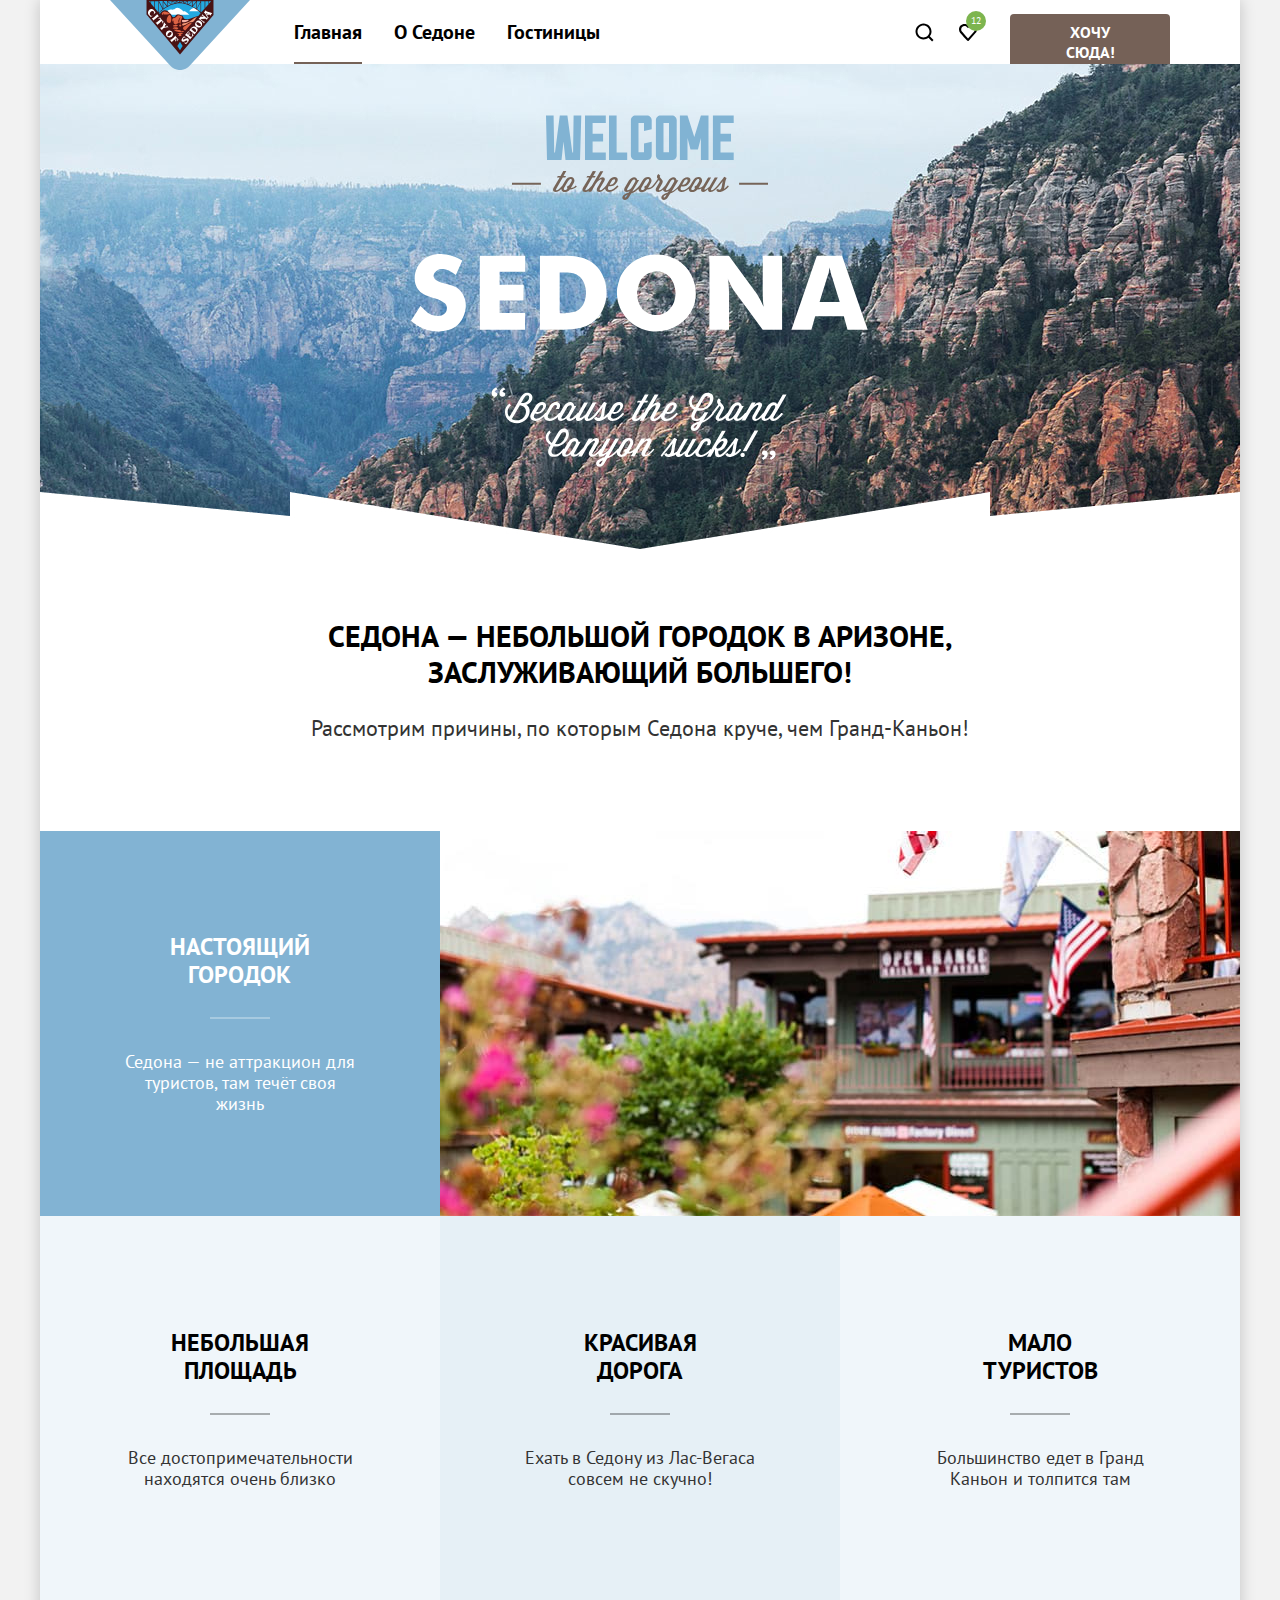
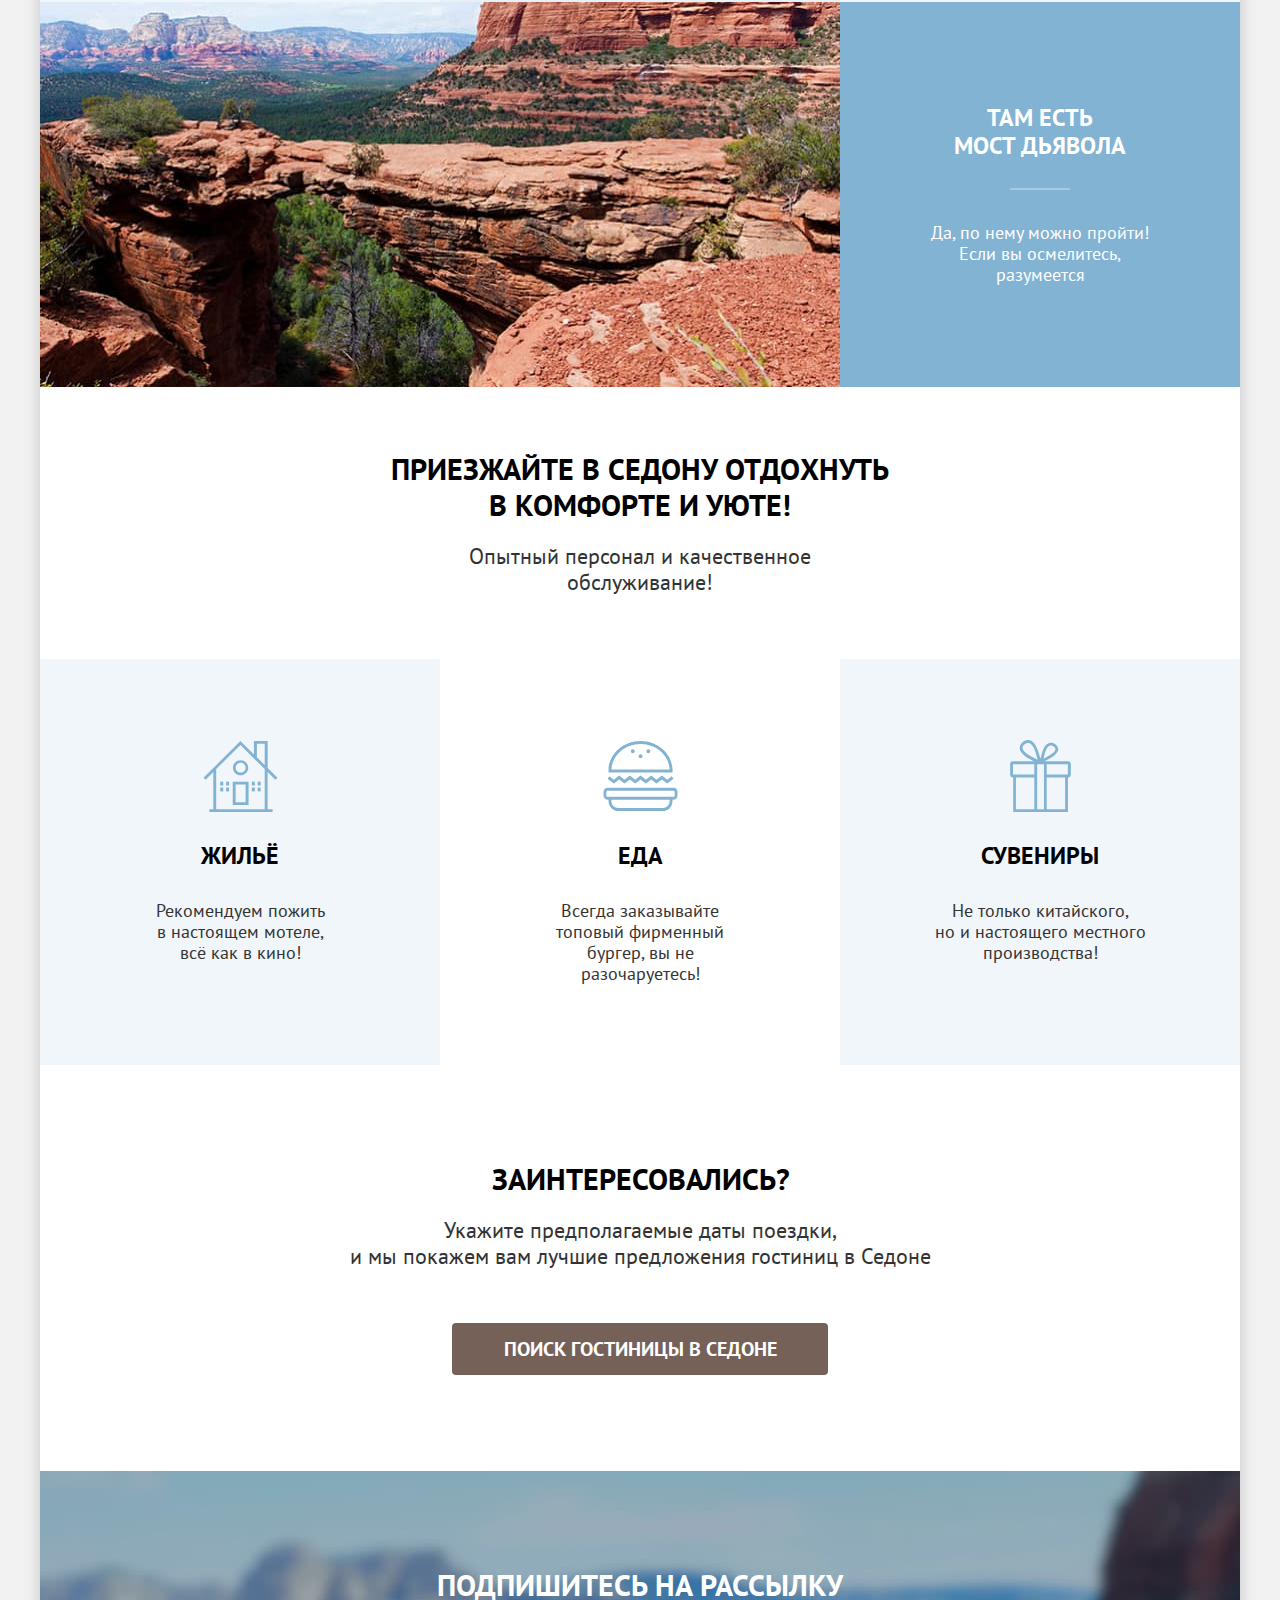
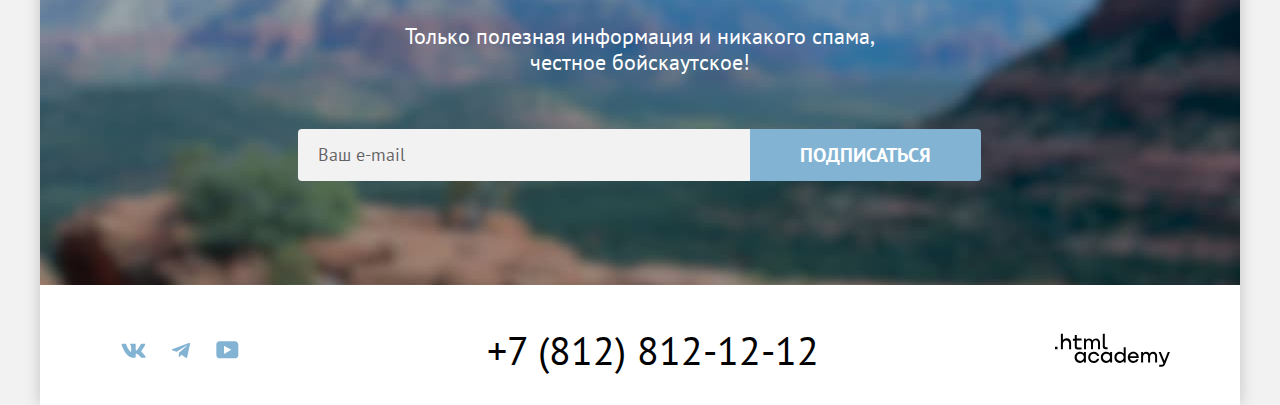
<file: index.html>
<!DOCTYPE html>
<html lang="ru">
  <head>
    <meta charset="utf-8">
    <title>HTML Academy: Седона</title>
    <link rel="stylesheet" href="styles/styles.css">
    <link rel="icon" type="image/png" sizes="32x32" href="images/favicon.png">
  </head>
  <body>
    <header class="page-header" data-test="header">
      <nav class="navigation">
        <a class="navigation-logo" href="index.html">
          <img class="logo-image" src="images/logo.svg" width="140" height="70" alt="Логотип сайта города Седона">
        </a>
        <ul class="navigation-list">
          <li class="navigation-item">
            <a class="navigation-link navigation-link-active">Главная</a>
          </li>
          <li class="navigation-item">
            <a class="navigation-link" href="#">О Седоне</a>
          </li>
          <li class="navigation-item">
            <a class="navigation-link" href="catalog.html">Гостиницы</a>
          </li>
        </ul>
        <ul class="navigation-list navigation-user">
          <li class="navigation-item">
            <a class="navigation-link navigation-icon icon-search" href="modal.html">
              <span class="visually-hidden">Поиск</span>
            </a>
          </li>
          <li class="navigation-item">
            <a class="navigation-link navigation-icon icon-like" href="#">
              <span class="visually-hidden">Избранное</span>
              <span class="likes-number">12</span>
            </a>
          </li>
          <li class="navigation-item navigation-item-button">
            <a class="button navigation-button" href="catalog.html">Хочу сюда!</a>
          </li>
        </ul>
      </nav>
    </header>

    <main class="page-container main-index" data-test="main">
      <section class="hero" data-test="hero">
        <h1 class="visually-hidden">Город Седона</h1>
        <img class="hero-image" src="images/welcome.svg" width="458" height="352" alt="Добро пожаловать в Седону.">
      </section>
      <section class="advantages" data-test="advantages">
        <h2 class="visually-hidden">Преимущества города Седона</h2>
        <h2 class="advantages-title">Седона — небольшой городок в Аризоне, заслуживающий большего! </h2>
        <p class="advantages-reasons">Рассмотрим причины, по которым Седона круче, чем Гранд-Каньон!</p>
        <ul class="advantages-list">
          <li class="advantages-item big-item">
            <div class="advantages-wrap">
            <h3 class="advantages-subtitle">Настоящий городок</h3>
            <p class="advantages-text advantages-text-light">Седона — не аттракцион для туристов, там течёт своя жизнь</p>
          </div>
            <img class="advantages-image" src="images/advantages-photo-1.jpg" width="800" height="385" alt="Фотография города Седона">
          </li>
          <li class="advantages-item little-item">
            <h3 class="advantages-subtitle">Небольшая площадь</h3>
            <p class="advantages-text">Все достопримечательности находятся очень близко</p>
          </li>
          <li class="advantages-item little-item">
            <h3 class="advantages-subtitle">Красивая дорога</h3>
            <p class="advantages-text">Ехать в Седону из Лас-Вегаса совсем не скучно!</p>
          </li>
          <li class="advantages-item little-item">
            <h3 class="advantages-subtitle">Мало туристов</h3>
            <p class="advantages-text">Большинство едет в Гранд Каньон и толпится там</p>
          </li>
          <li class="advantages-item big-item">
            <div class="advantages-wrap">
            <h3 class="advantages-subtitle">Там есть <br>мост дьявола</h3>
            <p class="advantages-text advantages-text-light">Да, по нему можно пройти! Если вы осмелитесь, разумеется</p>
          </div>
            <img class="advantages-image" src="images/advantages-photo-2.jpg" width="800" height="385" alt="Фотография моста дьявола">
          </li>
        </ul>
      </section>
      <section class="services">
        <h2 class="services-title">Приезжайте в Седону отдохнуть в комфорте и уюте!</h2>
        <p class="services-description">Опытный персонал и качественное обслуживание!</p>
        <ul class="services-list">
          <li class="services-item">
            <h3 class="services-subtitle services-icon services-icon-home">Жильё</h3>
            <p class="services-text">Рекомендуем пожить <br>в настоящем мотеле, <br>всё как в кино!</p>
          </li>
          <li class="services-item">
            <h3 class="services-subtitle services-icon services-icon-food">Еда</h3>
            <p class="services-text">Всегда заказывайте <br>топовый фирменный бургер, вы не разочаруетесь!</p>
          </li>
          <li class="services-item">
            <h3 class="services-subtitle services-icon services-icon-souvenir">Сувениры</h3>
            <p class="services-text">Не только китайского, <br>но и настоящего местного производства!</p>
          </li>
        </ul>
      </section>
      <section class="search" data-test="search">
        <h2>Заинтересовались?</h2>
        <p>Укажите предполагаемые даты поездки,<br> и мы покажем вам лучшие предложения гостиниц в Седоне</p>
        <a class="button button-all" href="#">Поиск гостиницы в Седоне</a>
      </section>
      <section class="newsletter" data-test="subscribe">
        <h2>Подпишитесь на рассылку</h2>
        <p>Только полезная информация и никакого спама, честное бойскаутское!</p>
        <form class="newsletter-form" action="https://echo.htmlacademy.ru/" method="post">
          <label class="visually-hidden" for="newsletter-email">Ваш email</label>
          <input class="field" id="newsletter-email" type="email" placeholder="Ваш e-mail" name="newsletter-email" required >
          <button class="button newsletter-button" type="submit">Подписаться</button>
        </form>
      </section>
    </main>

    <footer class="page-footer" data-test="footer">
      <h2 class="visually-hidden">Контакты</h2>
      <ul class="social-list">
        <li class="social-item">
          <a class="social-link" target="_blank" href="https://vk.com/htmlacademy">
            <svg class="social-icon" aria-hidden="true" focusable="false" xmlns="http://www.w3.org/2000/svg" width="25" height="15" fill="none" viewBox="0 0 25 15"><path fill-rule="evenodd" d="M24.12 1.8c.16-.54 0-.94-.8-.94H20.7c-.67 0-.98.34-1.15.73 0 0-1.33 3.2-3.22 5.27-.61.6-.9.8-1.23.8-.16 0-.41-.2-.41-.75v-5.1c0-.66-.19-.95-.74-.95H9.82c-.42 0-.67.3-.67.59 0 .62.95.76 1.04 2.51v3.8c0 .83-.15.98-.48.98-.9 0-3.06-3.2-4.34-6.88-.25-.72-.5-1-1.18-1H1.57c-.75 0-.9.34-.9.73 0 .68.89 4.07 4.14 8.55 2.17 3.06 5.23 4.72 8 4.72 1.68 0 1.88-.37 1.88-1v-2.32c0-.74.16-.88.7-.88.38 0 1.05.19 2.6 1.66 1.79 1.75 2.08 2.54 3.08 2.54h2.63c.75 0 1.12-.37.9-1.1-.23-.72-1.08-1.77-2.2-3.02-.62-.71-1.54-1.48-1.82-1.86-.39-.5-.28-.71 0-1.15 0 0 3.2-4.42 3.54-5.93Z" clip-rule="evenodd"/></svg>
            <span class="visually-hidden">Вконтакте</span>
          </a>
        </li>
        <li class="social-item">
          <a class="social-link" target="_blank" href="https://t.me/htmlacademy">
            <svg class="social-icon" aria-hidden="true" focusable="false" xmlns="http://www.w3.org/2000/svg" width="18" height="17" fill="none" viewBox="0 0 18 17"><path d="M16.79.96.84 7.1c-1.09.44-1.08 1.05-.2 1.32l4.1 1.28 9.47-5.98c.44-.27.85-.13.52.17l-7.68 6.93-.28 4.22c.41 0 .6-.2.83-.41l1.99-1.94 4.13 3.06c.77.42 1.31.2 1.5-.71l2.72-12.8c.28-1.1-.43-1.61-1.16-1.28Z"/></svg>
            <span class="visually-hidden">Телеграм</span>
          </a>
        </li>
        <li class="social-item">
          <a class="social-link" target="_blank" href="https://www.youtube.com/user/htmlacademyru">
            <svg class="social-icon" aria-hidden="true" focusable="false" xmlns="http://www.w3.org/2000/svg" width="23" height="18" fill="none" viewBox="0 0 23 18"><path d="M18.94.36H3.51C1.65.36.33 1.95.33 3.76v10.09c0 1.91 1.32 3.5 3.18 3.5h15.65c1.64 0 3.17-1.59 3.17-3.4V3.76c-.22-1.8-1.53-3.4-3.39-3.4ZM7.99 12.89V4.82l7.34 4.04-7.34 4.03Z"/></svg>
            <span class="visually-hidden">Ютуб</span>
          </a>
        </li>
      </ul>
      <a class="contact-phone" href="tel:+78128121212">+7 (812) 812-12-12</a>
      <a class="htmlacademy-link" target="_blank" href="https://htmlacademy.ru/">
        <svg class="html-academy-logo" role="img" aria-label="логотип разработчика HTML Academy" xmlns="http://www.w3.org/2000/svg" width="115" height="34" fill="none" viewBox="0 0 115 34"><path  d="M0 13.72v2.6h2.5v-2.6H0ZM11.6 5.32c-1.6 0-2.8.7-3.6 1.7h-.1V.82h-2v15.5h2v-5.3c0-2.1 1.3-3.6 3.3-3.6 1.8 0 2.9 1.4 2.9 3.2v5.7h2v-6.1c.1-3-1.8-4.9-4.5-4.9ZM26.6 5.62h-4.8v-3.7h-2v3.8h-1.9v2h1.9v6c0 1.7 1 2.7 2.7 2.7h4.1v-2h-3.7c-.7 0-1.1-.4-1.1-1.1v-5.7h4.8v-2ZM41.1 5.42c-1.6 0-2.9.8-3.5 2.1h-.1c-.6-1.2-1.8-2.1-3.4-2.1-1.4 0-2.5.8-3.1 1.8h-.1v-1.6H29v10.6h2v-5.4c0-2 1-3.5 2.6-3.5 1.5 0 2.4 1 2.4 2.6v6.3h2v-5.6c0-2.4 1.4-3.3 2.6-3.3 1.5 0 2.4 1 2.4 2.6v6.3h2v-6.5c.1-2.5-1.4-4.3-3.9-4.3ZM47.8 13.52c0 1.7 1 2.7 2.8 2.7h2v-2h-1.7c-.7 0-1.1-.4-1.1-1.1V.82h-2v12.7ZM28.9 20.52c-.9-1.1-2.2-1.8-3.9-1.8-3.1 0-5.4 2.3-5.4 5.6s2.3 5.6 5.4 5.6c1.8 0 3-.8 3.8-1.9h.1v1.6h2v-10.6h-2v1.5Zm-3.6 7.4c-2.2 0-3.6-1.6-3.6-3.6s1.4-3.6 3.6-3.6 3.6 1.6 3.6 3.6c0 1.9-1.4 3.6-3.6 3.6ZM44.2 22.82c-.5-2.4-2.6-4.1-5.4-4.1a5.4 5.4 0 0 0-5.6 5.6c0 3.1 2.2 5.6 5.6 5.6 2.8 0 4.9-1.8 5.4-4.2h-2.1a3.4 3.4 0 0 1-3.3 2.3c-2.2 0-3.6-1.6-3.6-3.6s1.4-3.6 3.6-3.6c1.6 0 2.8 1 3.3 2.2h2.1v-.2ZM55.1 20.52c-.9-1.1-2.2-1.8-3.9-1.8-3.1 0-5.4 2.3-5.4 5.6s2.3 5.6 5.4 5.6c1.8 0 3-.8 3.8-1.9h.1v1.6h2v-10.6h-2v1.5Zm-3.6 7.4c-2.2 0-3.6-1.6-3.6-3.6s1.4-3.6 3.6-3.6 3.6 1.6 3.6 3.6c0 1.9-1.5 3.6-3.6 3.6ZM68.7 20.62c-.9-1.1-2.2-1.9-3.9-1.9-3.1 0-5.4 2.3-5.4 5.6s2.2 5.6 5.4 5.6c1.7 0 3-.8 3.8-1.8h.1v1.5h2v-15.4h-2v6.4Zm-3.6 7.3c-2.2 0-3.6-1.6-3.6-3.6s1.4-3.6 3.6-3.6 3.6 1.6 3.6 3.6c-.1 2-1.5 3.6-3.6 3.6ZM78.3 18.72c-3.3 0-5.5 2.5-5.5 5.6 0 3 2.1 5.6 5.5 5.6 2.5 0 4.5-1.3 5.2-3.6h-2.1c-.5 1-1.6 1.6-3 1.6-1.9 0-3.3-1.3-3.4-2.9h8.8c.2-3.6-2-6.3-5.5-6.3Zm0 1.9c1.7 0 3 1 3.3 2.6h-6.5c.3-1.5 1.5-2.6 3.2-2.6ZM98.2 18.72c-1.6 0-2.9.8-3.6 2h-.1c-.6-1.2-1.8-2-3.4-2-1.4 0-2.5.7-3.1 1.8v-1.5h-1.9v10.6h2v-5.4c0-2 1-3.4 2.6-3.5 1.5 0 2.4 1 2.4 2.6v6.3h2v-5.6c0-2.4 1.4-3.3 2.6-3.3 1.5 0 2.4 1 2.4 2.6v6.3h2v-6.5c.1-2.6-1.4-4.4-3.9-4.4ZM109.4 27.82l-3.6-8.9h-2.2l4.8 11.6c-.3.9-.7 1.2-1.7 1.2h-2.5v2h2.5c1.8 0 2.8-.8 3.5-2.6l4.7-12.2h-2.1l-3.4 8.9Z"/></svg>
        <span class="visually-hidden">Логотип HTML академии</span>
      </a>
    </footer>

    <div class="modal-container modal-container-close">
      <div class="modal modal-search">
        <button type="button" class="modal-close-button">
          <span class="visually-hidden">Закрыть</span>
          <svg class="close-icon" aria-hidden="true" focusable="false" xmlns="http://www.w3.org/2000/svg" width="14" height="14" fill="none" viewBox="0 0 14 14"><path  d="M14 1.3 12.7 0 7 5.7 1.3 0 0 1.3 5.7 7 0 12.7 1.3 14 7 8.3l5.7 5.7 1.3-1.3L8.3 7 14 1.3Z"/></svg>
        </button>
        <section class="modal-content">
          <h2 class="modal-title">Поиск гостиницы в Седоне</h2>
          <form class="search-form" action="https://echo.htmlacademy.ru/" method="post">
            <div class="search-form-group">
              <div class="search-group">
                <label class="search-label label-check-in" for="check-in-data">Дата Заезда:</label>
                <input class="field search-field" id="check-in-data" name="check-in-data" type="text" value="27 апреля 2020" placeholder="Укажите дату" required>
                <button type="button" class="button-calendar"></button>
              </div>
              <p class="warning check-in-warning">Мы не можем отправить вас в прошлое.</p>
            </div>
            <div class="search-form-group">
              <div class="search-group">
                <label class="search-label label-check-out" for="check-out-data">Дата Выезда:</label>
                <input class="field search-field" id="check-out-data" name="check-out-data" type="text" value="1 сентября 2023" placeholder="Укажите дату" required>
                <button type="button" class="button-calendar"></button>
              </div>
              <p class="warning check-out-warning">На эти даты есть свободные номера. Пока есть.</p>
            </div>
            <div class="counter-form-group">
            <div class="counter-group adults-counter">
              <label class="counter-label" for="adults-count">Взрослые:</label>
              <div class="input-group">
                <input class="field adults-count-field" id="adults-count" type="number" name="adults-count" value="2" step="1" max="100" required>
                <button type="button" class="minus-icon">
                  <svg xmlns="http://www.w3.org/2000/svg" width="20" height="20" fill="none" viewBox="0 0 20 20"><path d="M3 9v2h14V9H3Z"/></svg>
                </button>
                <button type="button" class="plus-icon">
                  <svg xmlns="http://www.w3.org/2000/svg" width="20" height="20" fill="none" viewBox="0 0 20 20"><path d="M17 9h-6V3H9v6H3v2h6v6h2v-6h6V9Z"/></svg>
                </button>
              </div>
            </div>
            <div class="counter-group children-counter">
              <span class="form-label">
                <label class="counter-label" for="children-count">Дети:</label>
                <span class="tooltip">
                  <button type="button" class="tooltip-toggle" aria-labelledby="tooltip-label-date">
                    <svg  class="tooltip-icon" xmlns="http://www.w3.org/2000/svg" width="26" height="26" fill="none" viewBox="0 0 26 26"><circle cx="13" cy="13" r="13" fill="#83B3D3"/><path d="M12 7h2v2h-2V7Zm2 12h-2v-9h2v9Z" clip-rule="evenodd"/></svg>
                  </button>
                  <span class="tooltip-text" role="tooltip" id="tooltip-label-date">Укажите количество детей, которые будут с вами, возраст которых от 6 до 18 лет. Дети до 6 лет размещаются бесплатно.</span>
                </span>
              </span>
              <div class="input-group">
                <input class="field children-count-field" id="children-count" type="number" name="children-count" value="2" step="1" max="100">
                <button type="button" class="minus-icon">
                  <svg xmlns="http://www.w3.org/2000/svg" width="20" height="20" fill="none" viewBox="0 0 20 20"><path d="M3 9v2h14V9H3Z"/></svg>
                </button>
                <button type="button" class="plus-icon">
                  <svg xmlns="http://www.w3.org/2000/svg" width="20" height="20" fill="none" viewBox="0 0 20 20"><path d="M17 9h-6V3H9v6H3v2h6v6h2v-6h6V9Z"/></svg>
                </button>
              </div>
            </div>
          </div>
            <button type="submit" class="button modal-search-button">Найти</button>
          </form>
        </section>
      </div>
    </div>
  </body>
</html>
</file>
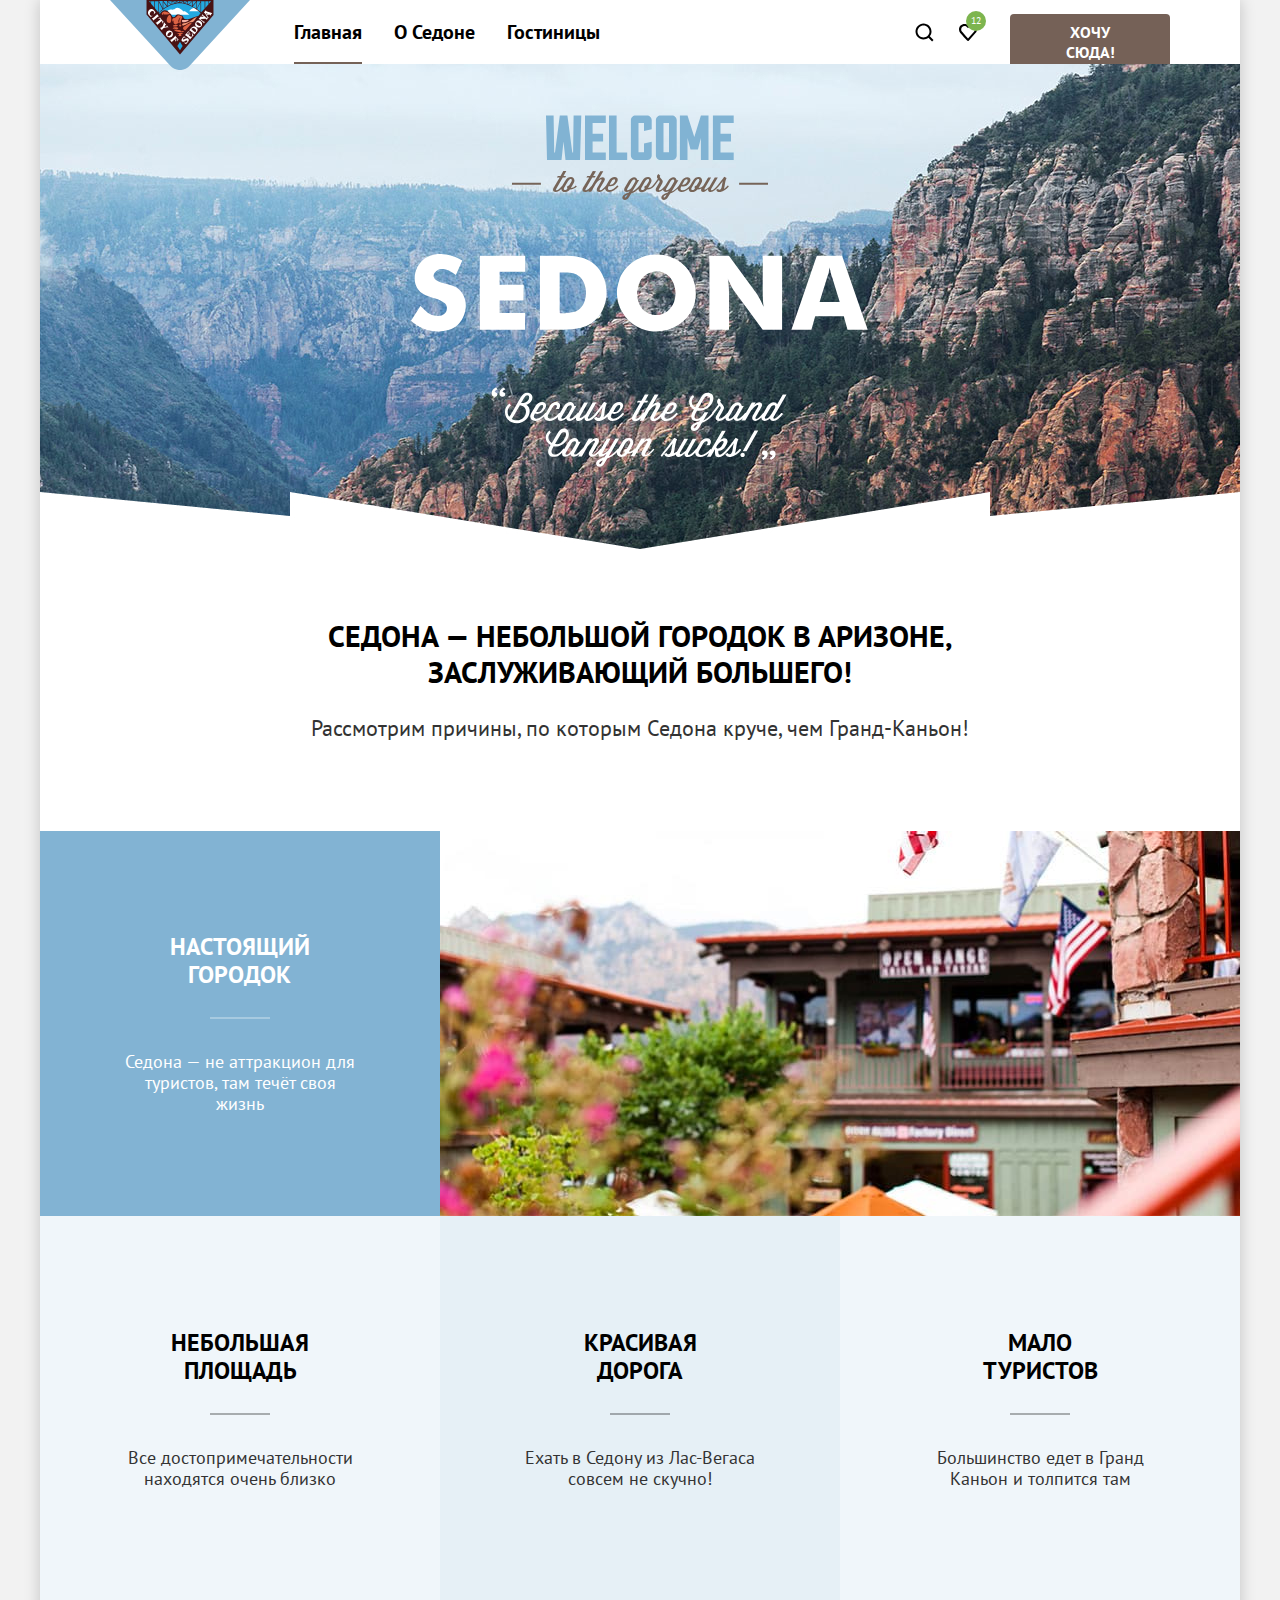
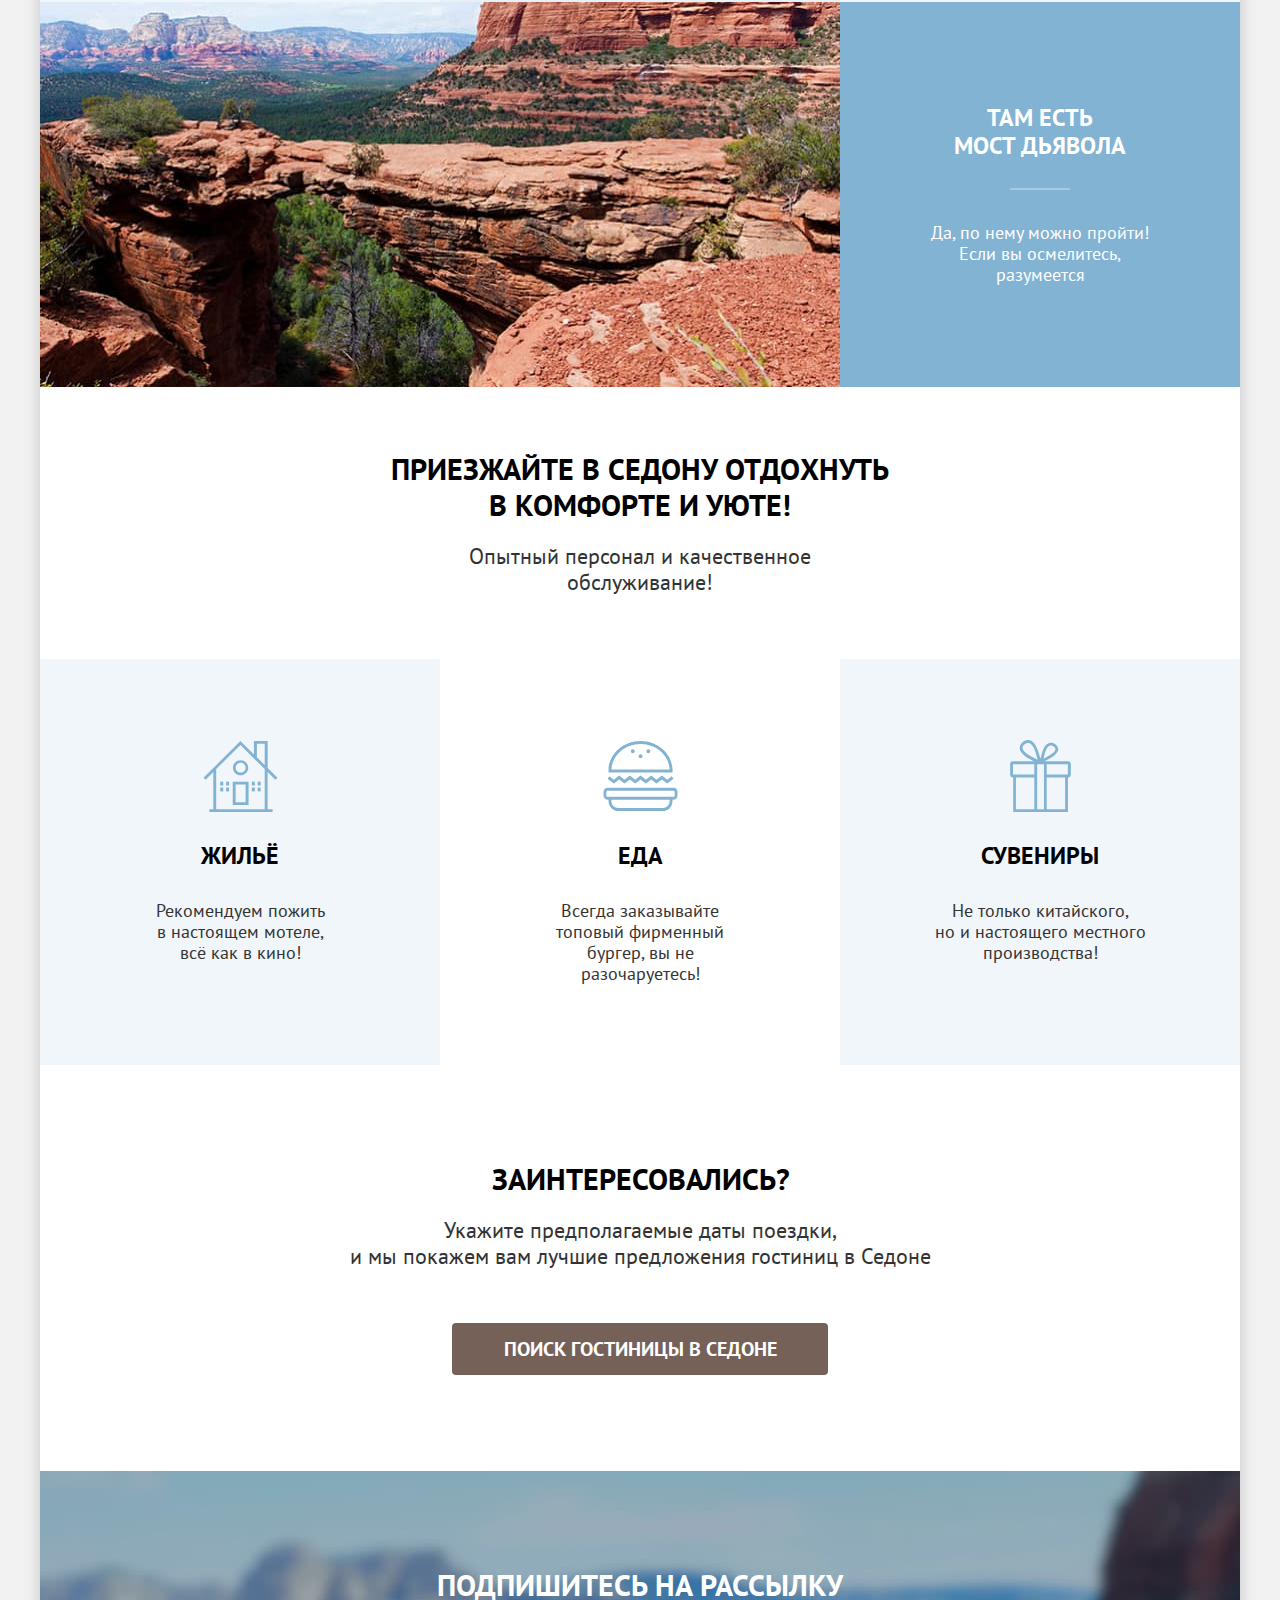
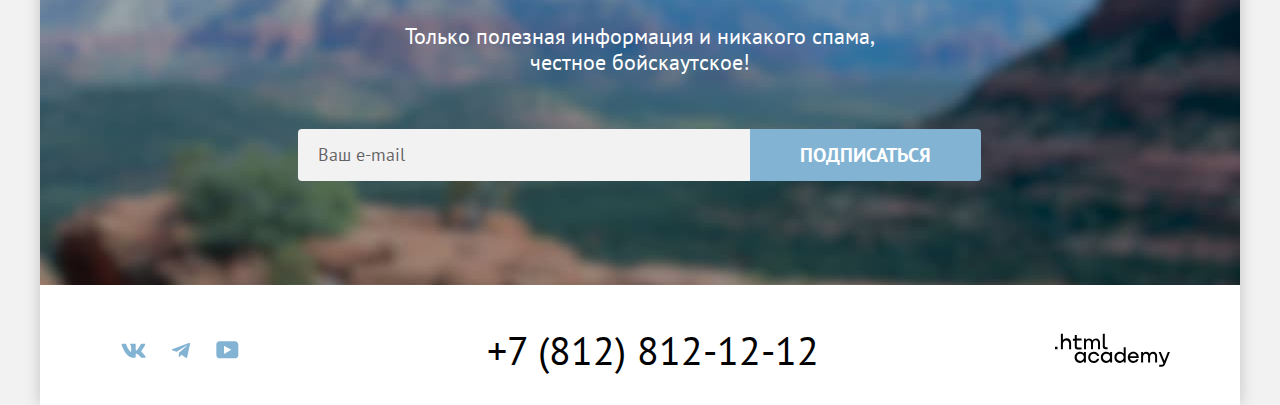
<file: 1/index.html>
<!DOCTYPE html>
<html lang="ru">
  <head>
    <meta charset="utf-8">
    <title>HTML Academy: Седона</title>
    <link rel="stylesheet" href="styles/styles.css">
    <link rel="icon" type="image/png" sizes="32x32" href="images/favicon.png">
    <base href="https://htmlacademy-htmlcss.github.io/2368575-sedona-2/1/">
</head>
  <body>
    <header class="page-header" data-test="header">
      <nav class="navigation">
        <a class="navigation-logo" href="index.html">
          <img class="logo-image" src="images/logo.svg" width="140" height="70" alt="Логотип сайта города Седона">
        </a>
        <ul class="navigation-list">
          <li class="navigation-item">
            <a class="navigation-link navigation-link-active" href="#">Главная</a>
          </li>
          <li class="navigation-item">
            <a class="navigation-link" href="#">О Седоне</a>
          </li>
          <li class="navigation-item">
            <a class="navigation-link" href="catalog.html">Гостиницы</a>
          </li>
        </ul>
        <ul class="navigation-list navigation-user">
          <li class="navigation-item">
            <a class="navigation-link navigation-icon icon-search" href="modal.html">
              <span class="visually-hidden">Поиск</span>
            </a>
          </li>
          <li class="navigation-item">
            <a class="navigation-link navigation-icon icon-like" href="#">
              <span class="visually-hidden">Избранное</span>
              <span class="likes-number">12</span>
            </a>
          </li>
          <li class="navigation-item navigation-item-button">
            <a class="button navigation-button" href="catalog.html">Хочу сюда!</a>
          </li>
        </ul>
      </nav>
    </header>

    <main class="page-container main-index" data-test="main">
      <section class="hero" data-test="hero">
        <h1 class="visually-hidden">Город Седона</h1>
        <img class="hero-image" src="images/welcome.svg" width="458" height="352" alt="Добро пожаловать в Седону.">
      </section>
      <section class="advantages" data-test="advantages">
        <h2 class="visually-hidden">Преимущества города Седона</h2>
        <h2 class="advantages-title">Седона — небольшой городок в Аризоне, заслуживающий большего! </h2>
        <p class="advantages-reasons">Рассмотрим причины, по которым Седона круче, чем Гранд-Каньон!</p>
        <ul class="advantages-list">
          <li class="advantages-item big-item">
            <div class="advantages-wrap">
            <h3 class="advantages-subtitle">Настоящий городок</h3>
            <p class="advantages-text advantages-text-light">Седона — не аттракцион для туристов, там течёт своя жизнь</p>
          </div>
            <img class="advantages-image" src="images/advantages-photo-1.jpg" width="800" height="385" alt="Фотография города Седона">
          </li>
          <li class="advantages-item little-item">
            <h3 class="advantages-subtitle">Небольшая площадь</h3>
            <p class="advantages-text">Все достопримечательности находятся очень близко</p>
          </li>
          <li class="advantages-item little-item">
            <h3 class="advantages-subtitle">Красивая дорога</h3>
            <p class="advantages-text">Ехать в Седону из Лас-Вегаса совсем не скучно!</p>
          </li>
          <li class="advantages-item little-item">
            <h3 class="advantages-subtitle">Мало туристов</h3>
            <p class="advantages-text">Большинство едет в Гранд Каньон и толпится там</p>
          </li>
          <li class="advantages-item big-item">
            <div class="advantages-wrap">
            <h3 class="advantages-subtitle">Там есть <br>мост дьявола</h3>
            <p class="advantages-text advantages-text-light">Да, по нему можно пройти! Если вы осмелитесь, разумеется</p>
          </div>
            <img class="advantages-image" src="images/advantages-photo-2.jpg" width="800" height="385" alt="Фотография моста дьявола">
          </li>
        </ul>
      </section>
      <section class="services">
        <h2 class="services-title">Приезжайте в Седону отдохнуть в комфорте и уюте!</h2>
        <p class="services-description">Опытный персонал и качественное обслуживание!</p>
        <ul class="services-list">
          <li class="services-item">
            <h3 class="services-subtitle services-icon services-icon-home">Жильё</h3>
            <p class="services-text">Рекомендуем пожить <br>в настоящем мотеле, <br>всё как в кино!</p>
          </li>
          <li class="services-item">
            <h3 class="services-subtitle services-icon services-icon-food">Еда</h3>
            <p class="services-text">Всегда заказывайте <br>топовый фирменный бургер, вы не разочаруетесь!</p>
          </li>
          <li class="services-item">
            <h3 class="services-subtitle services-icon services-icon-souvenir">Сувениры</h3>
            <p class="services-text">Не только китайского, <br>но и настоящего местного производства!</p>
          </li>
        </ul>
      </section>
      <section class="search" data-test="search">
        <h2>Заинтересовались?</h2>
        <p>Укажите предполагаемые даты поездки,<br> и мы покажем вам лучшие предложения гостиниц в Седоне</p>
        <a class="button button-all" href="#">Поиск гостиницы в Седоне</a>
      </section>
      <section class="newsletter" data-test="subscribe">
        <h2>Подпишитесь на рассылку</h2>
        <p>Только полезная информация и никакого спама, честное бойскаутское!</p>
        <form class="newsletter-form" action="https://echo.htmlacademy.ru/" method="post">
          <label class="visually-hidden" for="newsletter-email">Ваш email</label>
          <input class="field" id="newsletter-email" type="email" placeholder="Ваш e-mail" name="newsletter-email" required >
          <button class="button newsletter-button" type="submit">Подписаться</button>
        </form>
      </section>
    </main>

    <footer class="page-footer" data-test="footer">
      <h2 class="visually-hidden">Контакты</h2>
      <ul class="social-list">
        <li class="social-item">
          <a class="social-link" href="https://vk.com/htmlacademy">
            <svg class="social-icon" target="_blank" aria-hidden="true" focusable="false" xmlns="http://www.w3.org/2000/svg" width="25" height="15" fill="none" viewBox="0 0 25 15"><path fill-rule="evenodd" d="M24.12 1.8c.16-.54 0-.94-.8-.94H20.7c-.67 0-.98.34-1.15.73 0 0-1.33 3.2-3.22 5.27-.61.6-.9.8-1.23.8-.16 0-.41-.2-.41-.75v-5.1c0-.66-.19-.95-.74-.95H9.82c-.42 0-.67.3-.67.59 0 .62.95.76 1.04 2.51v3.8c0 .83-.15.98-.48.98-.9 0-3.06-3.2-4.34-6.88-.25-.72-.5-1-1.18-1H1.57c-.75 0-.9.34-.9.73 0 .68.89 4.07 4.14 8.55 2.17 3.06 5.23 4.72 8 4.72 1.68 0 1.88-.37 1.88-1v-2.32c0-.74.16-.88.7-.88.38 0 1.05.19 2.6 1.66 1.79 1.75 2.08 2.54 3.08 2.54h2.63c.75 0 1.12-.37.9-1.1-.23-.72-1.08-1.77-2.2-3.02-.62-.71-1.54-1.48-1.82-1.86-.39-.5-.28-.71 0-1.15 0 0 3.2-4.42 3.54-5.93Z" clip-rule="evenodd"/></svg>
            <span class="visually-hidden">Вконтакте</span>
          </a>
        </li>
        <li class="social-item">
          <a class="social-link" href="https://t.me/htmlacademy">
            <svg class="social-icon" target="_blank" aria-hidden="true" focusable="false" xmlns="http://www.w3.org/2000/svg" width="18" height="17" fill="none" viewBox="0 0 18 17"><path d="M16.79.96.84 7.1c-1.09.44-1.08 1.05-.2 1.32l4.1 1.28 9.47-5.98c.44-.27.85-.13.52.17l-7.68 6.93-.28 4.22c.41 0 .6-.2.83-.41l1.99-1.94 4.13 3.06c.77.42 1.31.2 1.5-.71l2.72-12.8c.28-1.1-.43-1.61-1.16-1.28Z"/></svg>
            <span class="visually-hidden">Телеграм</span>
          </a>
        </li>
        <li class="social-item">
          <a class="social-link" href="https://www.youtube.com/user/htmlacademyru">
            <svg class="social-icon" target="_blank" aria-hidden="true" focusable="false" xmlns="http://www.w3.org/2000/svg" width="23" height="18" fill="none" viewBox="0 0 23 18"><path d="M18.94.36H3.51C1.65.36.33 1.95.33 3.76v10.09c0 1.91 1.32 3.5 3.18 3.5h15.65c1.64 0 3.17-1.59 3.17-3.4V3.76c-.22-1.8-1.53-3.4-3.39-3.4ZM7.99 12.89V4.82l7.34 4.04-7.34 4.03Z"/></svg>
            <span class="visually-hidden">Ютуб</span>
          </a>
        </li>
      </ul>
      <a class="contact-phone" target="_blank" href="tel:+78128121212">+7 (812) 812-12-12</a>
      <a class="htmlacademy-link" target="_blank" href="https://htmlacademy.ru/">
        <svg class="html-academy-logo" role="img" aria-label="логотип разработчика HTML Academy" xmlns="http://www.w3.org/2000/svg" width="115" height="34" fill="none" viewBox="0 0 115 34"><path  d="M0 13.72v2.6h2.5v-2.6H0ZM11.6 5.32c-1.6 0-2.8.7-3.6 1.7h-.1V.82h-2v15.5h2v-5.3c0-2.1 1.3-3.6 3.3-3.6 1.8 0 2.9 1.4 2.9 3.2v5.7h2v-6.1c.1-3-1.8-4.9-4.5-4.9ZM26.6 5.62h-4.8v-3.7h-2v3.8h-1.9v2h1.9v6c0 1.7 1 2.7 2.7 2.7h4.1v-2h-3.7c-.7 0-1.1-.4-1.1-1.1v-5.7h4.8v-2ZM41.1 5.42c-1.6 0-2.9.8-3.5 2.1h-.1c-.6-1.2-1.8-2.1-3.4-2.1-1.4 0-2.5.8-3.1 1.8h-.1v-1.6H29v10.6h2v-5.4c0-2 1-3.5 2.6-3.5 1.5 0 2.4 1 2.4 2.6v6.3h2v-5.6c0-2.4 1.4-3.3 2.6-3.3 1.5 0 2.4 1 2.4 2.6v6.3h2v-6.5c.1-2.5-1.4-4.3-3.9-4.3ZM47.8 13.52c0 1.7 1 2.7 2.8 2.7h2v-2h-1.7c-.7 0-1.1-.4-1.1-1.1V.82h-2v12.7ZM28.9 20.52c-.9-1.1-2.2-1.8-3.9-1.8-3.1 0-5.4 2.3-5.4 5.6s2.3 5.6 5.4 5.6c1.8 0 3-.8 3.8-1.9h.1v1.6h2v-10.6h-2v1.5Zm-3.6 7.4c-2.2 0-3.6-1.6-3.6-3.6s1.4-3.6 3.6-3.6 3.6 1.6 3.6 3.6c0 1.9-1.4 3.6-3.6 3.6ZM44.2 22.82c-.5-2.4-2.6-4.1-5.4-4.1a5.4 5.4 0 0 0-5.6 5.6c0 3.1 2.2 5.6 5.6 5.6 2.8 0 4.9-1.8 5.4-4.2h-2.1a3.4 3.4 0 0 1-3.3 2.3c-2.2 0-3.6-1.6-3.6-3.6s1.4-3.6 3.6-3.6c1.6 0 2.8 1 3.3 2.2h2.1v-.2ZM55.1 20.52c-.9-1.1-2.2-1.8-3.9-1.8-3.1 0-5.4 2.3-5.4 5.6s2.3 5.6 5.4 5.6c1.8 0 3-.8 3.8-1.9h.1v1.6h2v-10.6h-2v1.5Zm-3.6 7.4c-2.2 0-3.6-1.6-3.6-3.6s1.4-3.6 3.6-3.6 3.6 1.6 3.6 3.6c0 1.9-1.5 3.6-3.6 3.6ZM68.7 20.62c-.9-1.1-2.2-1.9-3.9-1.9-3.1 0-5.4 2.3-5.4 5.6s2.2 5.6 5.4 5.6c1.7 0 3-.8 3.8-1.8h.1v1.5h2v-15.4h-2v6.4Zm-3.6 7.3c-2.2 0-3.6-1.6-3.6-3.6s1.4-3.6 3.6-3.6 3.6 1.6 3.6 3.6c-.1 2-1.5 3.6-3.6 3.6ZM78.3 18.72c-3.3 0-5.5 2.5-5.5 5.6 0 3 2.1 5.6 5.5 5.6 2.5 0 4.5-1.3 5.2-3.6h-2.1c-.5 1-1.6 1.6-3 1.6-1.9 0-3.3-1.3-3.4-2.9h8.8c.2-3.6-2-6.3-5.5-6.3Zm0 1.9c1.7 0 3 1 3.3 2.6h-6.5c.3-1.5 1.5-2.6 3.2-2.6ZM98.2 18.72c-1.6 0-2.9.8-3.6 2h-.1c-.6-1.2-1.8-2-3.4-2-1.4 0-2.5.7-3.1 1.8v-1.5h-1.9v10.6h2v-5.4c0-2 1-3.4 2.6-3.5 1.5 0 2.4 1 2.4 2.6v6.3h2v-5.6c0-2.4 1.4-3.3 2.6-3.3 1.5 0 2.4 1 2.4 2.6v6.3h2v-6.5c.1-2.6-1.4-4.4-3.9-4.4ZM109.4 27.82l-3.6-8.9h-2.2l4.8 11.6c-.3.9-.7 1.2-1.7 1.2h-2.5v2h2.5c1.8 0 2.8-.8 3.5-2.6l4.7-12.2h-2.1l-3.4 8.9Z"/></svg>
        <span class="visually-hidden">Логотип HTML академии</span>
      </a>
    </footer>

    <div class="modal-container modal-container-close">
      <div class="modal modal-search">
        <button type="button" class="modal-close-button">
          <span class="visually-hidden">Закрыть</span>
          <svg class="close-icon" aria-hidden="true" focusable="false" xmlns="http://www.w3.org/2000/svg" width="14" height="14" fill="none" viewBox="0 0 14 14"><path  d="M14 1.3 12.7 0 7 5.7 1.3 0 0 1.3 5.7 7 0 12.7 1.3 14 7 8.3l5.7 5.7 1.3-1.3L8.3 7 14 1.3Z"/></svg>
        </button>
        <section class="modal-content">
          <h2 class="modal-title">Поиск гостиницы в Седоне</h2>
          <form class="search-form" action="https://echo.htmlacademy.ru/" method="post">
            <div class="search-form-group">
              <div class="search-group">
                <label class="search-label label-check-in" for="check-in-data">Дата Заезда:</label>
                <input class="field search-field" id="check-in-data" name="check-in-data" type="text" value="27 апреля 2020" placeholder="Укажите дату" required>
                <button type="button" class="button-calendar"></button>
              </div>
              <p class="warning check-in-warning">Мы не можем отправить вас в прошлое.</p>
            </div>
            <div class="search-form-group">
              <div class="search-group">
                <label class="search-label label-check-out" for="check-out-data">Дата Выезда:</label>
                <input class="field search-field" id="check-out-data" name="check-out-data" type="text" value="1 сентября 2023" placeholder="Укажите дату" required>
                <button type="button" class="button-calendar"></button>
              </div>
              <p class="warning check-out-warning">На эти даты есть свободные номера. Пока есть.</p>
            </div>
            <div class="counter-form-group">
            <div class="counter-group adults-counter">
              <label class="counter-label" for="adults-count">Взрослые:</label>
              <div class="input-group">
                <input class="field adults-count-field" id="adults-count" type="number" name="adults-count" value="2" step="1" max="100" required>
                <button type="button" class="minus-icon">
                  <svg xmlns="http://www.w3.org/2000/svg" width="20" height="20" fill="none" viewBox="0 0 20 20"><path d="M3 9v2h14V9H3Z"/></svg>
                </button>
                <button type="button" class="plus-icon">
                  <svg xmlns="http://www.w3.org/2000/svg" width="20" height="20" fill="none" viewBox="0 0 20 20"><path d="M17 9h-6V3H9v6H3v2h6v6h2v-6h6V9Z"/></svg>
                </button>
              </div>
            </div>
            <div class="counter-group children-counter">
              <span class="form-label">
                <label class="counter-label" for="children-count">Дети:</label>
                <span class="tooltip">
                  <button type="button" class="tooltip-toggle" aria-labelledby="tooltip-label-date">
                    <svg  class="tooltip-icon" xmlns="http://www.w3.org/2000/svg" width="26" height="26" fill="none" viewBox="0 0 26 26"><circle cx="13" cy="13" r="13" fill="#83B3D3"/><path d="M12 7h2v2h-2V7Zm2 12h-2v-9h2v9Z" clip-rule="evenodd"/></svg>
                  </button>
                  <span class="tooltip-text" role="tooltip" id="tooltip-label-date">Укажите количество детей, которые будут с вами, возраст которых от 6 до 18 лет. Дети до 6 лет размещаются бесплатно.</span>
                </span>
              </span>
              <div class="input-group">
                <input class="field children-count-field" id="children-count" type="number" name="children-count" value="2" step="1" max="100">
                <button type="button" class="minus-icon">
                  <svg xmlns="http://www.w3.org/2000/svg" width="20" height="20" fill="none" viewBox="0 0 20 20"><path d="M3 9v2h14V9H3Z"/></svg>
                </button>
                <button type="button" class="plus-icon">
                  <svg xmlns="http://www.w3.org/2000/svg" width="20" height="20" fill="none" viewBox="0 0 20 20"><path d="M17 9h-6V3H9v6H3v2h6v6h2v-6h6V9Z"/></svg>
                </button>
              </div>
            </div>
          </div>
            <button type="submit" class="button modal-search-button">Найти</button>
          </form>
        </section>
      </div>
    </div>
  </body>
</html>
</file>
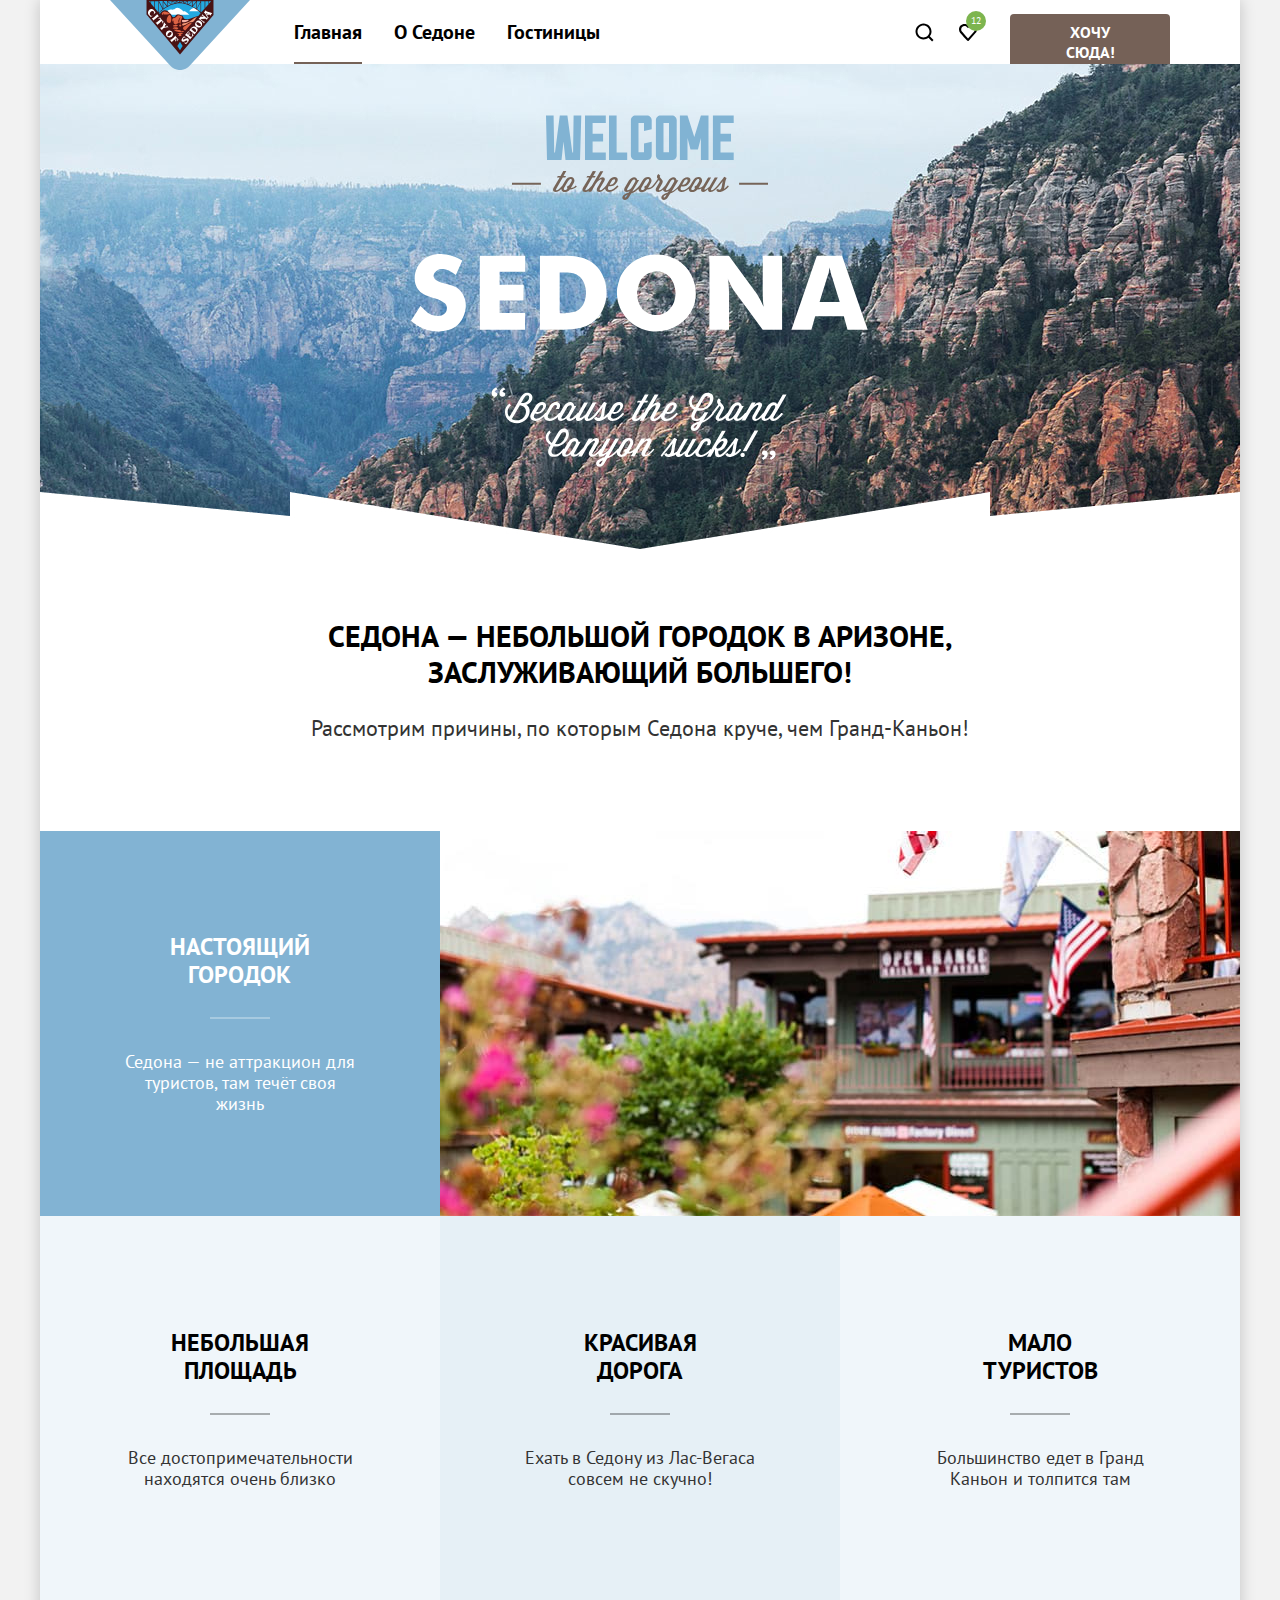
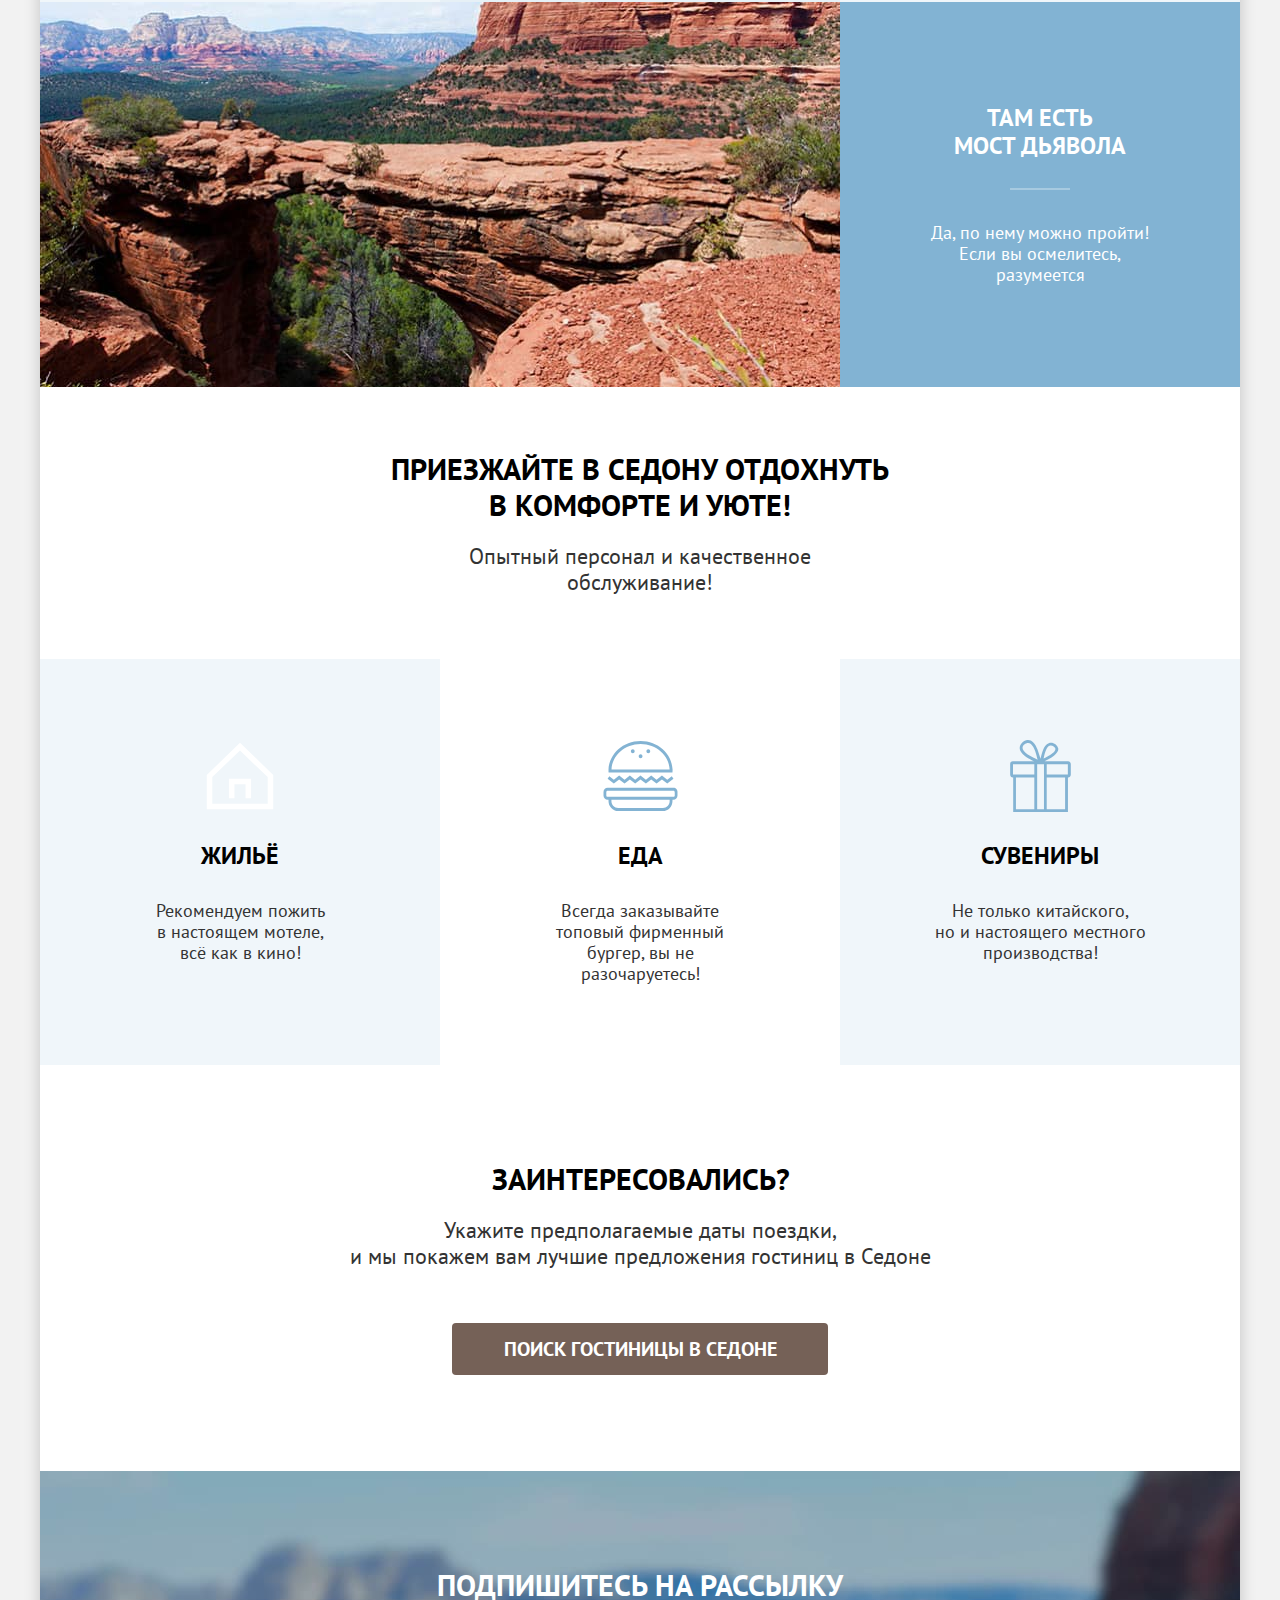
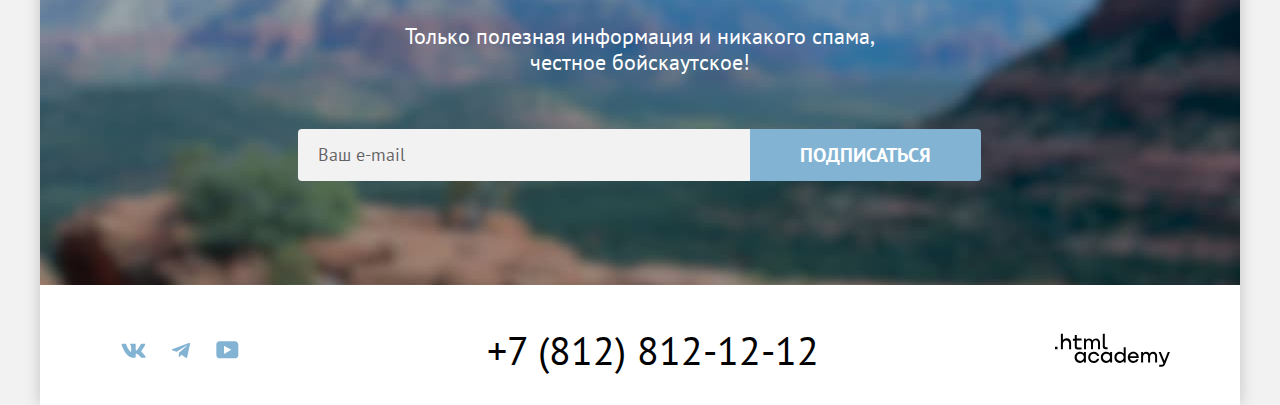
<file: 2368575-sedona-2-master/index.html>
<!DOCTYPE html>
<html lang="ru">
  <head>
    <meta charset="utf-8">
    <title>HTML Academy: Седона</title>
    <link rel="stylesheet" href="styles/styles.css">
    <link rel="icon" type="image/png" sizes="32x32" href="images/favicon.png">
  </head>
  <body>
    <header class="page-header" data-test="header">
      <nav class="navigation">
        <a class="navigation-logo" href="index.html">
          <img class="logo-image" src="images/logo.svg" width="140" height="70" alt="Логотип сайта города Седона">
        </a>
        <ul class="navigation-list">
          <li class="navigation-item">
            <a class="navigation-link navigation-link-active" href="index.html">Главная</a>
          </li>
          <li class="navigation-item">
            <a class="navigation-link" href="#">О Седоне</a>
          </li>
          <li class="navigation-item">
            <a class="navigation-link" href="catalog.html">Гостиницы</a>
          </li>
        </ul>
        <ul class="navigation-list navigation-user">
          <li class="navigation-item">
            <a class="navigation-link navigation-icon icon-search" href="modal.html">
              <span class="visually-hidden">Поиск</span>
            </a>
          </li>
          <li class="navigation-item">
            <a class="navigation-link navigation-icon icon-like" href="#">
              <span class="visually-hidden">Избранное</span>
              <span class="likes-number">12</span>
            </a>
          </li>
          <li class="navigation-item navigation-item-button">
            <a class="button navigation-button" href="catalog.html">Хочу сюда!</a>
          </li>
        </ul>
      </nav>
    </header>

    <main class="page-container main-index" data-test="main">
      <section class="hero" data-test="hero">
        <h1 class="visually-hidden">Город Седона</h1>
        <img class="hero-image" src="images/welcome.svg" width="458" height="352" alt="Добро пожаловать в Седону.">
      </section>
      <section class="advantages" data-test="advantages">
        <h2 class="visually-hidden">Преимущества города Седона</h2>
        <h2 class="advantages-title">Седона — небольшой городок в Аризоне, заслуживающий большего! </h2>
        <p class="advantages-reasons">Рассмотрим причины, по которым Седона круче, чем Гранд-Каньон!</p>
        <ul class="advantages-list">
          <li class="advantages-item big-item">
            <div class="advantages-wrap">
            <h3 class="advantages-subtitle">Настоящий городок</h3>
            <p class="advantages-text advantages-text-light">Седона — не аттракцион для туристов, там течёт своя жизнь</p>
          </div>
            <img class="advantages-image" src="images/advantages-photo-1.jpg" width="800" height="385" alt="Фотография города Седона">
          </li>
          <li class="advantages-item little-item">
            <h3 class="advantages-subtitle">Небольшая площадь</h3>
            <p class="advantages-text">Все достопримечательности находятся очень близко</p>
          </li>
          <li class="advantages-item little-item">
            <h3 class="advantages-subtitle">Красивая дорога</h3>
            <p class="advantages-text">Ехать в Седону из Лас-Вегаса совсем не скучно!</p>
          </li>
          <li class="advantages-item little-item">
            <h3 class="advantages-subtitle">Мало туристов</h3>
            <p class="advantages-text">Большинство едет в Гранд Каньон и толпится там</p>
          </li>
          <li class="advantages-item big-item">
            <div class="advantages-wrap">
            <h3 class="advantages-subtitle">Там есть <br>мост дьявола</h3>
            <p class="advantages-text advantages-text-light">Да, по нему можно пройти! Если вы осмелитесь, разумеется</p>
          </div>
            <img class="advantages-image" src="images/advantages-photo-2.jpg" width="800" height="385" alt="Фотография моста дьявола">
          </li>
        </ul>
      </section>
      <section class="services">
        <h2 class="services-title">Приезжайте в Седону отдохнуть в комфорте и уюте!</h2>
        <p class="services-description">Опытный персонал и качественное обслуживание!</p>
        <ul class="services-list">
          <li class="services-item">
            <h3 class="services-subtitle services-icon services-icon-home">Жильё</h3>
            <p class="services-text">Рекомендуем пожить <br>в настоящем мотеле, <br>всё как в кино!</p>
          </li>
          <li class="services-item">
            <h3 class="services-subtitle services-icon services-icon-food">Еда</h3>
            <p class="services-text">Всегда заказывайте <br>топовый фирменный бургер, вы не разочаруетесь!</p>
          </li>
          <li class="services-item">
            <h3 class="services-subtitle services-icon services-icon-souvenir">Сувениры</h3>
            <p class="services-text">Не только китайского, <br>но и настоящего местного производства!</p>
          </li>
        </ul>
      </section>
      <section class="search" data-test="search">
        <h2>Заинтересовались?</h2>
        <p>Укажите предполагаемые даты поездки,<br> и мы покажем вам лучшие предложения гостиниц в Седоне</p>
        <a class="button button-all" href="#">Поиск гостиницы в Седоне</a>
      </section>
      <section class="newsletter" data-test="subscribe">
        <h2>Подпишитесь на рассылку</h2>
        <p>Только полезная информация и никакого спама, честное бойскаутское!</p>
        <form class="newsletter-form" action="https://echo.htmlacademy.ru/" method="post">
          <label class="visually-hidden" for="newsletter-email">Ваш email</label>
          <input class="field" id="newsletter-email" type="email" placeholder="Ваш e-mail" name="newsletter-email" required >
          <button class="button newsletter-button" type="submit">Подписаться</button>
        </form>
      </section>
    </main>

    <footer class="page-footer" data-test="footer">
      <h2 class="visually-hidden">Контакты</h2>
      <ul class="social-list">
        <li class="social-item">
          <a class="social-link" href="https://vk.com/htmlacademy">
            <svg class="social-icon" target="_blank" aria-hidden="true" focusable="false" xmlns="http://www.w3.org/2000/svg" width="25" height="15" fill="none" viewBox="0 0 25 15"><path fill-rule="evenodd" d="M24.12 1.8c.16-.54 0-.94-.8-.94H20.7c-.67 0-.98.34-1.15.73 0 0-1.33 3.2-3.22 5.27-.61.6-.9.8-1.23.8-.16 0-.41-.2-.41-.75v-5.1c0-.66-.19-.95-.74-.95H9.82c-.42 0-.67.3-.67.59 0 .62.95.76 1.04 2.51v3.8c0 .83-.15.98-.48.98-.9 0-3.06-3.2-4.34-6.88-.25-.72-.5-1-1.18-1H1.57c-.75 0-.9.34-.9.73 0 .68.89 4.07 4.14 8.55 2.17 3.06 5.23 4.72 8 4.72 1.68 0 1.88-.37 1.88-1v-2.32c0-.74.16-.88.7-.88.38 0 1.05.19 2.6 1.66 1.79 1.75 2.08 2.54 3.08 2.54h2.63c.75 0 1.12-.37.9-1.1-.23-.72-1.08-1.77-2.2-3.02-.62-.71-1.54-1.48-1.82-1.86-.39-.5-.28-.71 0-1.15 0 0 3.2-4.42 3.54-5.93Z" clip-rule="evenodd"/></svg>
            <span class="visually-hidden">Вконтакте</span>
          </a>
        </li>
        <li class="social-item">
          <a class="social-link" href="https://t.me/htmlacademy">
            <svg class="social-icon" target="_blank" aria-hidden="true" focusable="false" xmlns="http://www.w3.org/2000/svg" width="18" height="17" fill="none" viewBox="0 0 18 17"><path d="M16.79.96.84 7.1c-1.09.44-1.08 1.05-.2 1.32l4.1 1.28 9.47-5.98c.44-.27.85-.13.52.17l-7.68 6.93-.28 4.22c.41 0 .6-.2.83-.41l1.99-1.94 4.13 3.06c.77.42 1.31.2 1.5-.71l2.72-12.8c.28-1.1-.43-1.61-1.16-1.28Z"/></svg>
            <span class="visually-hidden">Телеграм</span>
          </a>
        </li>
        <li class="social-item">
          <a class="social-link" href="https://www.youtube.com/user/htmlacademyru">
            <svg class="social-icon" target="_blank" aria-hidden="true" focusable="false" xmlns="http://www.w3.org/2000/svg" width="23" height="18" fill="none" viewBox="0 0 23 18"><path d="M18.94.36H3.51C1.65.36.33 1.95.33 3.76v10.09c0 1.91 1.32 3.5 3.18 3.5h15.65c1.64 0 3.17-1.59 3.17-3.4V3.76c-.22-1.8-1.53-3.4-3.39-3.4ZM7.99 12.89V4.82l7.34 4.04-7.34 4.03Z"/></svg>
            <span class="visually-hidden">Ютуб</span>
          </a>
        </li>
      </ul>
      <a class="contact-phone" target="_blank" href="tel:+78128121212">+7 (812) 812-12-12</a>
      <a class="htmlacademy-link" target="_blank" href="https://htmlacademy.ru/">
        <svg class="html-academy-logo" role="img" aria-label="логотип разработчика HTML Academy" xmlns="http://www.w3.org/2000/svg" width="115" height="34" fill="none" viewBox="0 0 115 34"><path  d="M0 13.72v2.6h2.5v-2.6H0ZM11.6 5.32c-1.6 0-2.8.7-3.6 1.7h-.1V.82h-2v15.5h2v-5.3c0-2.1 1.3-3.6 3.3-3.6 1.8 0 2.9 1.4 2.9 3.2v5.7h2v-6.1c.1-3-1.8-4.9-4.5-4.9ZM26.6 5.62h-4.8v-3.7h-2v3.8h-1.9v2h1.9v6c0 1.7 1 2.7 2.7 2.7h4.1v-2h-3.7c-.7 0-1.1-.4-1.1-1.1v-5.7h4.8v-2ZM41.1 5.42c-1.6 0-2.9.8-3.5 2.1h-.1c-.6-1.2-1.8-2.1-3.4-2.1-1.4 0-2.5.8-3.1 1.8h-.1v-1.6H29v10.6h2v-5.4c0-2 1-3.5 2.6-3.5 1.5 0 2.4 1 2.4 2.6v6.3h2v-5.6c0-2.4 1.4-3.3 2.6-3.3 1.5 0 2.4 1 2.4 2.6v6.3h2v-6.5c.1-2.5-1.4-4.3-3.9-4.3ZM47.8 13.52c0 1.7 1 2.7 2.8 2.7h2v-2h-1.7c-.7 0-1.1-.4-1.1-1.1V.82h-2v12.7ZM28.9 20.52c-.9-1.1-2.2-1.8-3.9-1.8-3.1 0-5.4 2.3-5.4 5.6s2.3 5.6 5.4 5.6c1.8 0 3-.8 3.8-1.9h.1v1.6h2v-10.6h-2v1.5Zm-3.6 7.4c-2.2 0-3.6-1.6-3.6-3.6s1.4-3.6 3.6-3.6 3.6 1.6 3.6 3.6c0 1.9-1.4 3.6-3.6 3.6ZM44.2 22.82c-.5-2.4-2.6-4.1-5.4-4.1a5.4 5.4 0 0 0-5.6 5.6c0 3.1 2.2 5.6 5.6 5.6 2.8 0 4.9-1.8 5.4-4.2h-2.1a3.4 3.4 0 0 1-3.3 2.3c-2.2 0-3.6-1.6-3.6-3.6s1.4-3.6 3.6-3.6c1.6 0 2.8 1 3.3 2.2h2.1v-.2ZM55.1 20.52c-.9-1.1-2.2-1.8-3.9-1.8-3.1 0-5.4 2.3-5.4 5.6s2.3 5.6 5.4 5.6c1.8 0 3-.8 3.8-1.9h.1v1.6h2v-10.6h-2v1.5Zm-3.6 7.4c-2.2 0-3.6-1.6-3.6-3.6s1.4-3.6 3.6-3.6 3.6 1.6 3.6 3.6c0 1.9-1.5 3.6-3.6 3.6ZM68.7 20.62c-.9-1.1-2.2-1.9-3.9-1.9-3.1 0-5.4 2.3-5.4 5.6s2.2 5.6 5.4 5.6c1.7 0 3-.8 3.8-1.8h.1v1.5h2v-15.4h-2v6.4Zm-3.6 7.3c-2.2 0-3.6-1.6-3.6-3.6s1.4-3.6 3.6-3.6 3.6 1.6 3.6 3.6c-.1 2-1.5 3.6-3.6 3.6ZM78.3 18.72c-3.3 0-5.5 2.5-5.5 5.6 0 3 2.1 5.6 5.5 5.6 2.5 0 4.5-1.3 5.2-3.6h-2.1c-.5 1-1.6 1.6-3 1.6-1.9 0-3.3-1.3-3.4-2.9h8.8c.2-3.6-2-6.3-5.5-6.3Zm0 1.9c1.7 0 3 1 3.3 2.6h-6.5c.3-1.5 1.5-2.6 3.2-2.6ZM98.2 18.72c-1.6 0-2.9.8-3.6 2h-.1c-.6-1.2-1.8-2-3.4-2-1.4 0-2.5.7-3.1 1.8v-1.5h-1.9v10.6h2v-5.4c0-2 1-3.4 2.6-3.5 1.5 0 2.4 1 2.4 2.6v6.3h2v-5.6c0-2.4 1.4-3.3 2.6-3.3 1.5 0 2.4 1 2.4 2.6v6.3h2v-6.5c.1-2.6-1.4-4.4-3.9-4.4ZM109.4 27.82l-3.6-8.9h-2.2l4.8 11.6c-.3.9-.7 1.2-1.7 1.2h-2.5v2h2.5c1.8 0 2.8-.8 3.5-2.6l4.7-12.2h-2.1l-3.4 8.9Z"/></svg>
        <span class="visually-hidden">Логотип HTML академии</span>
      </a>
    </footer>

    <div class="modal-container modal-container-close">
      <div class="modal modal-search">
        <button type="button" class="modal-close-button">
          <span class="visually-hidden">Закрыть</span>
          <svg class="close-icon" aria-hidden="true" focusable="false" xmlns="http://www.w3.org/2000/svg" width="14" height="14" fill="none" viewBox="0 0 14 14"><path  d="M14 1.3 12.7 0 7 5.7 1.3 0 0 1.3 5.7 7 0 12.7 1.3 14 7 8.3l5.7 5.7 1.3-1.3L8.3 7 14 1.3Z"/></svg>
        </button>
        <section class="modal-content">
          <h2 class="modal-title">Поиск гостиницы в Седоне</h2>
          <form class="search-form" action="https://echo.htmlacademy.ru/" method="post">
            <div class="search-form-group">
              <div class="search-group">
                <label class="search-label label-check-in" for="check-in-data">Дата Заезда:</label>
                <input class="field search-field" id="check-in-data" name="check-in-data" type="text" value="27 апреля 2020" placeholder="Укажите дату" required>
                <button type="button" class="button-calendar"></button>
              </div>
              <p class="warning check-in-warning">Мы не можем отправить вас в прошлое.</p>
            </div>
            <div class="search-form-group">
              <div class="search-group">
                <label class="search-label label-check-out" for="check-out-data">Дата Выезда:</label>
                <input class="field search-field" id="check-out-data" name="check-out-data" type="text" value="1 сентября 2023" placeholder="Укажите дату" required>
                <button type="button" class="button-calendar"></button>
              </div>
              <p class="warning check-out-warning">На эти даты есть свободные номера. Пока есть.</p>
            </div>
            <div class="counter-form-group">
            <div class="counter-group adults-counter">
              <label class="counter-label" for="adults-count">Взрослые:</label>
              <div class="input-group">
                <input class="field adults-count-field" id="adults-count" type="number" name="adults-count" value="2" step="1" max="100" required>
                <button type="button" class="minus-icon">
                  <svg xmlns="http://www.w3.org/2000/svg" width="20" height="20" fill="none" viewBox="0 0 20 20"><path d="M3 9v2h14V9H3Z"/></svg>
                </button>
                <button type="button" class="plus-icon">
                  <svg xmlns="http://www.w3.org/2000/svg" width="20" height="20" fill="none" viewBox="0 0 20 20"><path d="M17 9h-6V3H9v6H3v2h6v6h2v-6h6V9Z"/></svg>
                </button>
              </div>
            </div>
            <div class="counter-group children-counter">
              <span class="form-label">
                <label class="counter-label" for="children-count">Дети:</label>
                <span class="tooltip">
                  <button type="button" class="tooltip-toggle" aria-labelledby="tooltip-label-date">
                    <svg  class="tooltip-icon" xmlns="http://www.w3.org/2000/svg" width="26" height="26" fill="none" viewBox="0 0 26 26"><circle cx="13" cy="13" r="13" fill="#83B3D3"/><path d="M12 7h2v2h-2V7Zm2 12h-2v-9h2v9Z" clip-rule="evenodd"/></svg>
                  </button>
                  <span class="tooltip-text" role="tooltip" id="tooltip-label-date">Укажите количество детей, которые будут с вами, возраст которых от 6 до 18 лет. Дети до 6 лет размещаются бесплатно.</span>
                </span>
              </span>
              <div class="input-group">
                <input class="field children-count-field" id="children-count" type="number" name="children-count" value="2" step="1" max="100">
                <button type="button" class="minus-icon">
                  <svg xmlns="http://www.w3.org/2000/svg" width="20" height="20" fill="none" viewBox="0 0 20 20"><path d="M3 9v2h14V9H3Z"/></svg>
                </button>
                <button type="button" class="plus-icon">
                  <svg xmlns="http://www.w3.org/2000/svg" width="20" height="20" fill="none" viewBox="0 0 20 20"><path d="M17 9h-6V3H9v6H3v2h6v6h2v-6h6V9Z"/></svg>
                </button>
              </div>
            </div>
          </div>
            <button type="submit" class="button modal-search-button">Найти</button>
          </form>
        </section>
      </div>
    </div>
  </body>
</html>
</file>
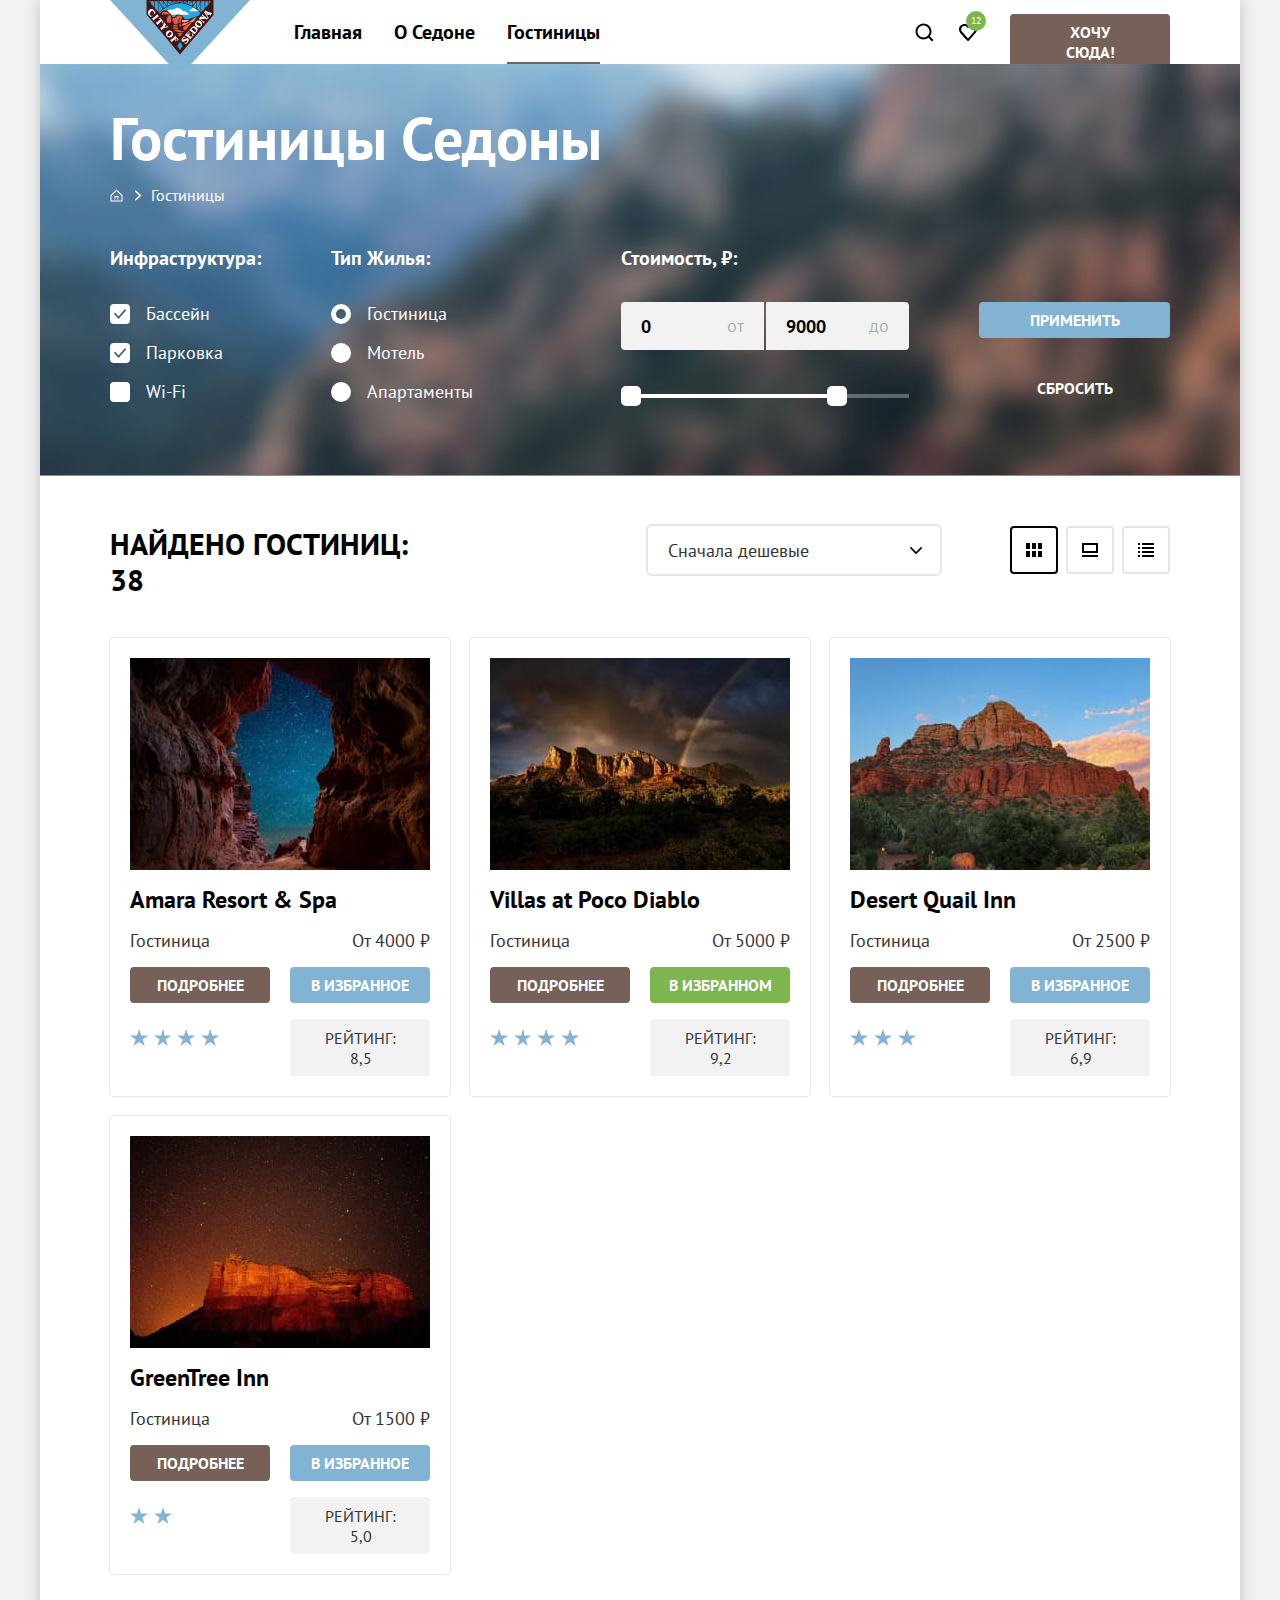
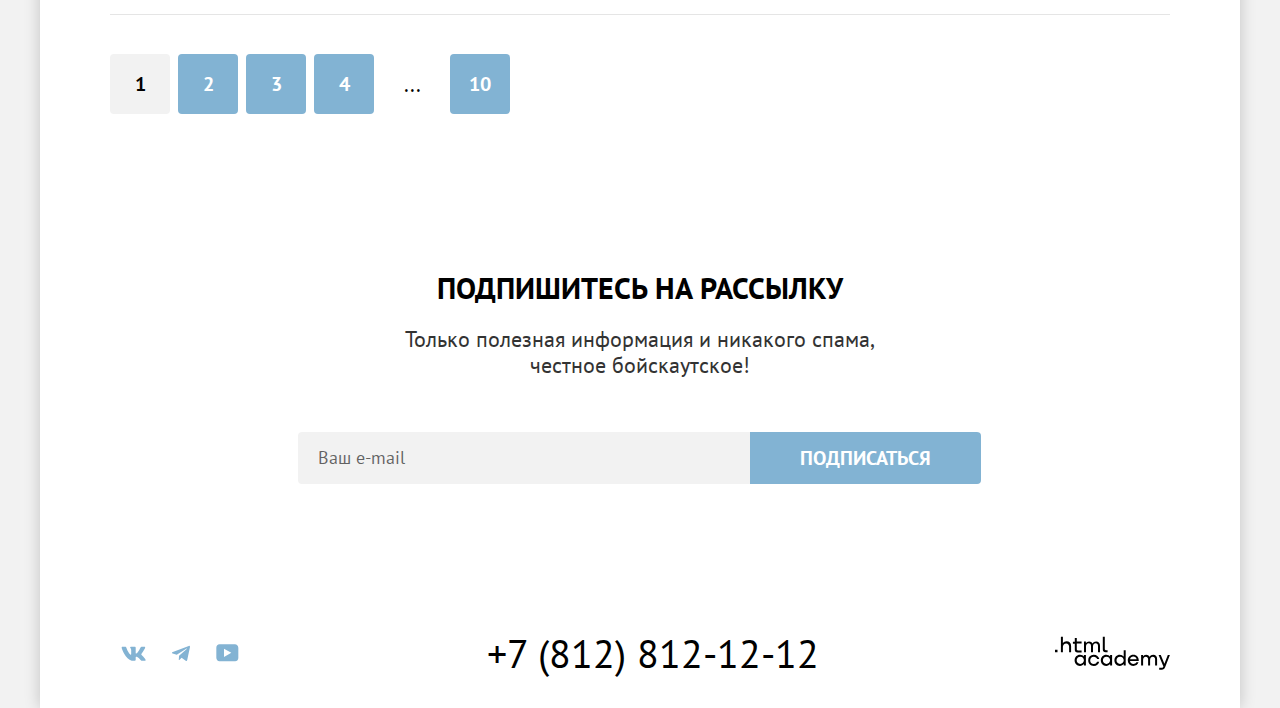
<file: catalog.html>
<!DOCTYPE html>
<html lang="ru">
  <head>
    <meta charset="utf-8">
    <title>HTML Academy: Седона</title>
    <link rel="stylesheet" href="styles/styles.css">
    <link rel="icon" type="image/png" sizes="32x32" href="images/favicon.png">
  </head>
  <body>
    <header class="page-header" data-test="header">
      <nav class="navigation">
        <a class="navigation-logo" href="index.html">
          <img class="logo-image" src="images/logo.svg" width="140" height="70" alt="Логотип сайта города Седона">
        </a>
        <ul class="navigation-list">
          <li class="navigation-item">
            <a class="navigation-link" href="index.html">Главная</a>
          </li>
          <li class="navigation-item">
            <a class="navigation-link" href="#">О Седоне</a>
          </li>
          <li class="navigation-item">
            <a class="navigation-link navigation-link-active" >Гостиницы</a>
          </li>
        </ul>
        <ul class="navigation-list navigation-user">
          <li class="navigation-item">
            <a class="navigation-link navigation-icon icon-search" href="modal.html">
              <span class="visually-hidden">Поиск</span>
            </a>
          </li>
          <li class="navigation-item">
            <a class="navigation-link navigation-icon icon-like" href="#">
              <span class="visually-hidden">Избранное</span>
              <span class="likes-number">12</span>
            </a>
          </li>
          <li class="navigation-item navigation-item-button">
            <a class="button navigation-button" href="#">Хочу сюда!</a>
          </li>
        </ul>
      </nav>
    </header>

    <main class="main-inner" data-test="main">
      <section class="catalog-filter" data-test="filter">
        <div class="catalog-container">
        <h1 class="catalog-title">Гостиницы Седоны</h1>
        <ul class="breadcrumbs">
          <li class="breadcrumbs-item">
            <a class="breadcrumbs-link breadcrumbs-home" href="index.html">
              <span class="visually-hidden">Домашняя страница</span>
            </a>
          </li>
          <li class="breadcrumbs-item">
            <a class="breadcrumbs-link breadcrumbs-catalog" href="#">Гостиницы</a>
          </li>
        </ul>
        <h2 class="visually-hidden">Список фильтров для поиска жилья</h2>
        <form class="catalog-filter-form" action="https://echo.htmlacademy.ru/" method="get">
          <fieldset class="catalog-filter-group group-1">
            <legend class="catalog-filter-title">Инфраструктура:</legend>
            <ul class="catalog-filter-list">
              <li class="catalog-filter-item">
                <label class="control">
                  <input class="visually-hidden control-input" type="checkbox" name="pool" checked>
                  <span class="control-mark"></span>
                  <span class="control-label">Бассейн</span>
                </label>
              </li>
              <li class="catalog-filter-item">
                <label class="control">
                  <input class="visually-hidden control-input" type="checkbox" name="parking" checked>
                  <span class="control-mark"></span>
                  <span class="control-label">Парковка</span>
                </label>
              </li>
              <li class="catalog-filter-item">
                <label class="control">
                  <input class="visually-hidden control-input" type="checkbox" name="wi-fi">
                  <span class="control-mark"></span>
                  <span class="control-label">Wi-Fi</span>
                </label>
              </li>
            </ul>
          </fieldset>
          <fieldset class="catalog-filter-group group-2">
          <legend class="catalog-filter-title">Тип Жилья:</legend>
          <ul class="catalog-filter-list">
            <li class="catalog-filter-item">
              <label class="control">
                <input class="visually-hidden control-input" type="radio" name="accommodation-type" value="hotel" checked>
                <span class="control-mark"></span>
                <span class="control-label">Гостиница</span>
              </label>
            </li>
            <li class="catalog-filter-item">
              <label class="control">
                <input class="visually-hidden control-input" type="radio" name="accommodation-type" value="motel">
                <span class="control-mark"></span>
                <span class="control-label">Мотель</span>
              </label>
            </li>
            <li class="catalog-filter-item">
              <label class="control">
                <input class="visually-hidden control-input" type="radio" name="accommodation-type" value="apartment">
                <span class="control-mark"></span>
                <span class="control-label">Апартаменты</span>
              </label>
            </li>
          </ul>
        </fieldset>
        <fieldset class="catalog-filter-group group-3">
          <legend class="catalog-filter-title">Стоимость, ₽:</legend>
          <div class="range-wrapper-inputs">
            <label class="catalog-filter-label">
              <span class="filter-label-text">от</span>
              <input class="field range-input min-price" type="number" value="0" name="min-price" required>
            </label>
            <label class="catalog-filter-label">
              <span class="filter-label-text">до</span>
              <input class=" field range-input max-price" type="number" value="9000" name="max-price" required>
            </label>
          </div>
          <div class="range-scale">
            <div class="range-bar" style="left: 0; width: 216px">
              <button type="button" class="range-toggle toggle-min">
                <span class="visually-hidden">Изменить минимальную цену</span>
              </button>
              <button type="button" class="range-toggle toggle-max">
                <span class="visually-hidden">Изменить максимальную цену</span>
              </button>
            </div>
          </div>
        </fieldset>
        <div class="filter-buttons">
          <button class="button button-submit" type="submit">Применить</button>
          <button class="button button-reset" type="reset">Сбросить</button>
        </div>
        </form>
      </div>
      </section>
      <section class="catalog-products" data-test="catalog">
        <div class="select-container">
          <h2>Найдено гостиниц: <span>38</span></h2>
          <div class="select sorting-type">
          <select class="select-control" aria-label="Сортировка">
            <option value="cheap">Сначала дешевые</option>
            <option value="expensive">Сначала дорогие</option>
          </select>
          </div>
          <div class="view-buttons">
            <a class="card-grid-toggle card-grid-toggle-current" href="#">
              <svg aria-hidden="true" focusable="false" xmlns="http://www.w3.org/2000/svg" width="16" height="14" fill="none" viewBox="0 0 16 14"><g fill="#000" clip-path="url(#a)"><path d="M4 0H0v6h4V0ZM16 0h-4v6h4V0ZM10 0H6v6h4V0ZM4 8H0v6h4V8ZM16 8h-4v6h4V8ZM10 8H6v6h4V8Z"/></g><defs><clipPath id="a"><path fill="#fff" d="M0 0h16v14H0z"/></clipPath></defs></svg>
              <span class="visually-hidden">Показать карточками</span>
            </a>
            <a class="card-grid-toggle" href="#">
              <svg aria-hidden="true" focusable="false" xmlns="http://www.w3.org/2000/svg" width="16" height="14" fill="none" viewBox="0 0 16 14"><g fill="#000" clip-path="url(#aa)"><path d="M16 12H0v2h16v-2ZM14 2v6H2V2h12Zm2-2H0v10h16V0Z"/></g><defs><clipPath id="aa"><path fill="#fff" d="M0 0h16v14H0z"/></clipPath></defs></svg>
              <span class="visually-hidden">Показать по одному</span>
            </a>
            <a class="card-grid-toggle" href="#">
              <svg aria-hidden="true" focusable="false" xmlns="http://www.w3.org/2000/svg" width="16" height="14" fill="none" viewBox="0 0 16 14"><g fill="#000" clip-path="url(#aaa)"><path d="M2 0H0v2h2V0ZM16 0H4v2h12V0ZM2 4H0v2h2V4ZM16 4H4v2h12V4ZM2 8H0v2h2V8ZM16 8H4v2h12V8ZM2 12H0v2h2v-2ZM16 12H4v2h12v-2Z"/></g><defs><clipPath id="aaa"><path fill="#fff" d="M0 0h16v14H0z"/></clipPath></defs></svg>
              <span class="visually-hidden">Показать список</span>
            </a>
          </div>
        </div>
        <ul class="catalog-card-list">
          <li class="catalog-card-item">
            <a class="card-link" href="#">
              <img class="card-image" src="images/hotel-1.jpg" width="300" height="212" alt="Вид на звездное небо через ущелье">
            </a>
            <a class="card-title-link" href="#">
              <h3 class="card-title">Amara Resort & Spa</h3>
            </a>
            <p class="card-description">Гостиница</p>
            <p class="card-price">От 4000 ₽</p>
            <a class="button button-more" href="#">Подробнее</a>
            <button type="button" class="button card-favourite">В избранное</button>
            <div class="star star-4" role="img" aria-label="4 звезды">
              <span class="visually-hidden">Отель 4 звезды</span>
            </div>
            <p class="card-rating">Рейтинг: 8,5</p>
          </li>
          <li class="catalog-card-item">
            <a class="card-link" href="#">
              <img class="card-image" src="images/hotel-2.jpg" width="300" height="212" alt="Горы и радуга на фоне облачного неба">
            </a>
            <a class="card-title-link" href="#">
              <h3 class="card-title">Villas at Poco Diablo</h3>
            </a>
            <p class="card-description">Гостиница</p>
            <p class="card-price">От 5000 ₽</p>
            <a class="button button-more" href="#">Подробнее</a>
            <button type="button" class="button card-favourite card-favourite-option">В избранном</button>
            <div class="star star-4" role="img" aria-label="4 звезды">
              <span class="visually-hidden">Отель 4 звезды</span>
            </div>
            <p class="card-rating">Рейтинг: 9,2</p>
          </li>
          <li class="catalog-card-item">
            <a class="card-link" href="#">
              <img class="card-image" src="images/hotel-3.jpg" width="300" height="212" alt="Дневной вид на горы">
            </a>
            <a class="card-title-link" href="#">
              <h3 class="card-title">Desert Quail Inn</h3>
            </a>
            <p class="card-description">Гостиница</p>
            <p class="card-price">От 2500 ₽</p>
            <a class="button button-more" href="#">Подробнее</a>
            <button type="button" class="button card-favourite">В избранное</button>
            <div class="star star-3" role="img" aria-label="3 звезды">
              <span class="visually-hidden">Отель 3 звезды</span>
            </div>
            <p class="card-rating">Рейтинг: 6,9</p>
          </li>
          <li class="catalog-card-item">
            <a class="card-link" href="#">
              <img class="card-image" src="images/hotel-4.jpg" width="300" height="212" alt="Горы на фоне звёздного неба">
            </a>
            <a class="card-title-link" href="#">
              <h3 class="card-title">GreenTree Inn</h3>
            </a>
            <p class="card-description">Гостиница</p>
            <p class="card-price">От 1500 ₽</p>
            <a class="button button-more" href="#">Подробнее</a>
            <button type="button" class="button card-favourite">В избранное</button>
            <div class="star star-2" role="img" aria-label="2 звезды">
              <span class="visually-hidden">Отель 2 звезды</span>
            </div>
            <p class="card-rating">Рейтинг: 5,0</p>
          </li>
        </ul>
        <ul class="pagination">
          <li class="pagination-item">
            <a class="pagination-link pagination-current" href="#">1</a>
          </li>
          <li class="pagination-item">
            <a class="pagination-link" href="#">2</a>
          </li>
          <li class="pagination-item">
            <a class="pagination-link" href="#">3</a>
          </li>
          <li class="pagination-item">
            <a class="pagination-link" href="#">4</a>
          </li>
          <li class="pagination-item pagination-more">
            <span>...</span>
          </li>
          <li class="pagination-item">
            <a class="pagination-link" href="#">10</a>
          </li>
        </ul>
      </section>
      <section class="newsletter-inner" data-test="subscribe">
        <h2>Подпишитесь на рассылку</h2>
        <p>Только полезная информация и никакого спама, честное бойскаутское!</p>
        <form class="newsletter-form" action="https://echo.htmlacademy.ru/" method="post">
          <label class="visually-hidden" for="newsletter-email" hidden>Ваш email</label>
          <input class="field" placeholder="Ваш e-mail" type="email" name="newsletter-email" id="newsletter-email" required>
          <button class="button newsletter-button" type="submit">Подписаться</button>
        </form>
      </section>
    </main>

    <footer class="page-footer" data-test="footer">
      <h2 class="visually-hidden">Контакты</h2>
      <ul class="social-list">
        <li class="social-item">
          <a class="social-link" target="_blank" href="https://vk.com/htmlacademy">
            <svg class="social-icon" aria-hidden="true" focusable="false" xmlns="http://www.w3.org/2000/svg" width="25" height="15" fill="none" viewBox="0 0 25 15"><path fill-rule="evenodd" d="M24.12 1.8c.16-.54 0-.94-.8-.94H20.7c-.67 0-.98.34-1.15.73 0 0-1.33 3.2-3.22 5.27-.61.6-.9.8-1.23.8-.16 0-.41-.2-.41-.75v-5.1c0-.66-.19-.95-.74-.95H9.82c-.42 0-.67.3-.67.59 0 .62.95.76 1.04 2.51v3.8c0 .83-.15.98-.48.98-.9 0-3.06-3.2-4.34-6.88-.25-.72-.5-1-1.18-1H1.57c-.75 0-.9.34-.9.73 0 .68.89 4.07 4.14 8.55 2.17 3.06 5.23 4.72 8 4.72 1.68 0 1.88-.37 1.88-1v-2.32c0-.74.16-.88.7-.88.38 0 1.05.19 2.6 1.66 1.79 1.75 2.08 2.54 3.08 2.54h2.63c.75 0 1.12-.37.9-1.1-.23-.72-1.08-1.77-2.2-3.02-.62-.71-1.54-1.48-1.82-1.86-.39-.5-.28-.71 0-1.15 0 0 3.2-4.42 3.54-5.93Z" clip-rule="evenodd"/></svg>
            <span class="visually-hidden">Вконтакте</span>
          </a>
        </li>
        <li class="social-item">
          <a class="social-link" target="_blank" href="https://t.me/htmlacademy">
            <svg class="social-icon"  aria-hidden="true" focusable="false" xmlns="http://www.w3.org/2000/svg" width="18" height="17" fill="none" viewBox="0 0 18 17"><path d="M16.79.96.84 7.1c-1.09.44-1.08 1.05-.2 1.32l4.1 1.28 9.47-5.98c.44-.27.85-.13.52.17l-7.68 6.93-.28 4.22c.41 0 .6-.2.83-.41l1.99-1.94 4.13 3.06c.77.42 1.31.2 1.5-.71l2.72-12.8c.28-1.1-.43-1.61-1.16-1.28Z"/></svg>
            <span class="visually-hidden">Телеграм</span>
          </a>
        </li>
        <li class="social-item">
          <a class="social-link" target="_blank" href="https://www.youtube.com/user/htmlacademyru">
            <svg class="social-icon"  aria-hidden="true" focusable="false" xmlns="http://www.w3.org/2000/svg" width="23" height="18" fill="none" viewBox="0 0 23 18"><path d="M18.94.36H3.51C1.65.36.33 1.95.33 3.76v10.09c0 1.91 1.32 3.5 3.18 3.5h15.65c1.64 0 3.17-1.59 3.17-3.4V3.76c-.22-1.8-1.53-3.4-3.39-3.4ZM7.99 12.89V4.82l7.34 4.04-7.34 4.03Z"/></svg>
            <span class="visually-hidden">Ютуб</span>
          </a>
        </li>
      </ul>
      <a class="contact-phone" href="tel:+78128121212">+7 (812) 812-12-12</a>
      <a class="htmlacademy-link" target="_blank" href="https://htmlacademy.ru/">
        <svg class="html-academy-logo" role="img" aria-label="логотип разработчика HTML Academy" xmlns="http://www.w3.org/2000/svg" width="115" height="34" fill="none" viewBox="0 0 115 34"><path  d="M0 13.72v2.6h2.5v-2.6H0ZM11.6 5.32c-1.6 0-2.8.7-3.6 1.7h-.1V.82h-2v15.5h2v-5.3c0-2.1 1.3-3.6 3.3-3.6 1.8 0 2.9 1.4 2.9 3.2v5.7h2v-6.1c.1-3-1.8-4.9-4.5-4.9ZM26.6 5.62h-4.8v-3.7h-2v3.8h-1.9v2h1.9v6c0 1.7 1 2.7 2.7 2.7h4.1v-2h-3.7c-.7 0-1.1-.4-1.1-1.1v-5.7h4.8v-2ZM41.1 5.42c-1.6 0-2.9.8-3.5 2.1h-.1c-.6-1.2-1.8-2.1-3.4-2.1-1.4 0-2.5.8-3.1 1.8h-.1v-1.6H29v10.6h2v-5.4c0-2 1-3.5 2.6-3.5 1.5 0 2.4 1 2.4 2.6v6.3h2v-5.6c0-2.4 1.4-3.3 2.6-3.3 1.5 0 2.4 1 2.4 2.6v6.3h2v-6.5c.1-2.5-1.4-4.3-3.9-4.3ZM47.8 13.52c0 1.7 1 2.7 2.8 2.7h2v-2h-1.7c-.7 0-1.1-.4-1.1-1.1V.82h-2v12.7ZM28.9 20.52c-.9-1.1-2.2-1.8-3.9-1.8-3.1 0-5.4 2.3-5.4 5.6s2.3 5.6 5.4 5.6c1.8 0 3-.8 3.8-1.9h.1v1.6h2v-10.6h-2v1.5Zm-3.6 7.4c-2.2 0-3.6-1.6-3.6-3.6s1.4-3.6 3.6-3.6 3.6 1.6 3.6 3.6c0 1.9-1.4 3.6-3.6 3.6ZM44.2 22.82c-.5-2.4-2.6-4.1-5.4-4.1a5.4 5.4 0 0 0-5.6 5.6c0 3.1 2.2 5.6 5.6 5.6 2.8 0 4.9-1.8 5.4-4.2h-2.1a3.4 3.4 0 0 1-3.3 2.3c-2.2 0-3.6-1.6-3.6-3.6s1.4-3.6 3.6-3.6c1.6 0 2.8 1 3.3 2.2h2.1v-.2ZM55.1 20.52c-.9-1.1-2.2-1.8-3.9-1.8-3.1 0-5.4 2.3-5.4 5.6s2.3 5.6 5.4 5.6c1.8 0 3-.8 3.8-1.9h.1v1.6h2v-10.6h-2v1.5Zm-3.6 7.4c-2.2 0-3.6-1.6-3.6-3.6s1.4-3.6 3.6-3.6 3.6 1.6 3.6 3.6c0 1.9-1.5 3.6-3.6 3.6ZM68.7 20.62c-.9-1.1-2.2-1.9-3.9-1.9-3.1 0-5.4 2.3-5.4 5.6s2.2 5.6 5.4 5.6c1.7 0 3-.8 3.8-1.8h.1v1.5h2v-15.4h-2v6.4Zm-3.6 7.3c-2.2 0-3.6-1.6-3.6-3.6s1.4-3.6 3.6-3.6 3.6 1.6 3.6 3.6c-.1 2-1.5 3.6-3.6 3.6ZM78.3 18.72c-3.3 0-5.5 2.5-5.5 5.6 0 3 2.1 5.6 5.5 5.6 2.5 0 4.5-1.3 5.2-3.6h-2.1c-.5 1-1.6 1.6-3 1.6-1.9 0-3.3-1.3-3.4-2.9h8.8c.2-3.6-2-6.3-5.5-6.3Zm0 1.9c1.7 0 3 1 3.3 2.6h-6.5c.3-1.5 1.5-2.6 3.2-2.6ZM98.2 18.72c-1.6 0-2.9.8-3.6 2h-.1c-.6-1.2-1.8-2-3.4-2-1.4 0-2.5.7-3.1 1.8v-1.5h-1.9v10.6h2v-5.4c0-2 1-3.4 2.6-3.5 1.5 0 2.4 1 2.4 2.6v6.3h2v-5.6c0-2.4 1.4-3.3 2.6-3.3 1.5 0 2.4 1 2.4 2.6v6.3h2v-6.5c.1-2.6-1.4-4.4-3.9-4.4ZM109.4 27.82l-3.6-8.9h-2.2l4.8 11.6c-.3.9-.7 1.2-1.7 1.2h-2.5v2h2.5c1.8 0 2.8-.8 3.5-2.6l4.7-12.2h-2.1l-3.4 8.9Z"/></svg>
        <span class="visually-hidden">Логотип HTML академии</span>
      </a>
    </footer>
  </body>
</html>
</file>
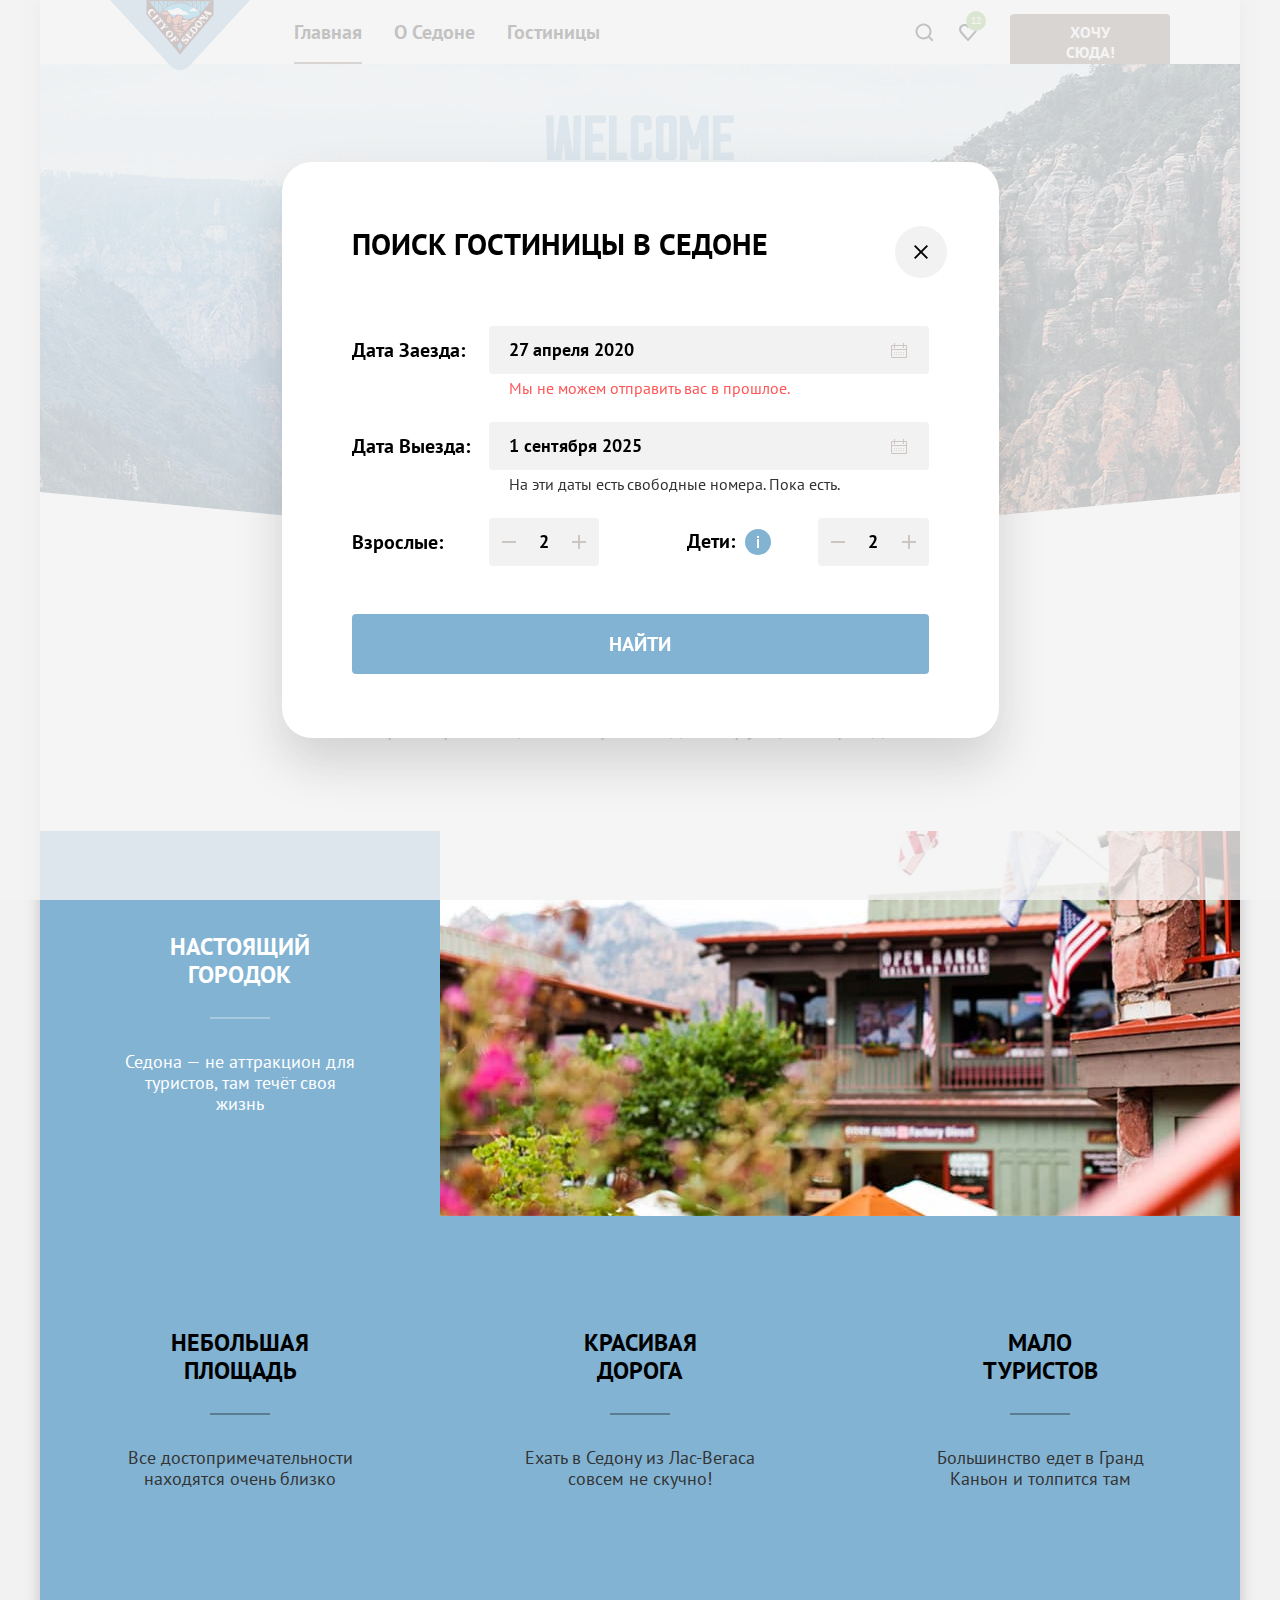
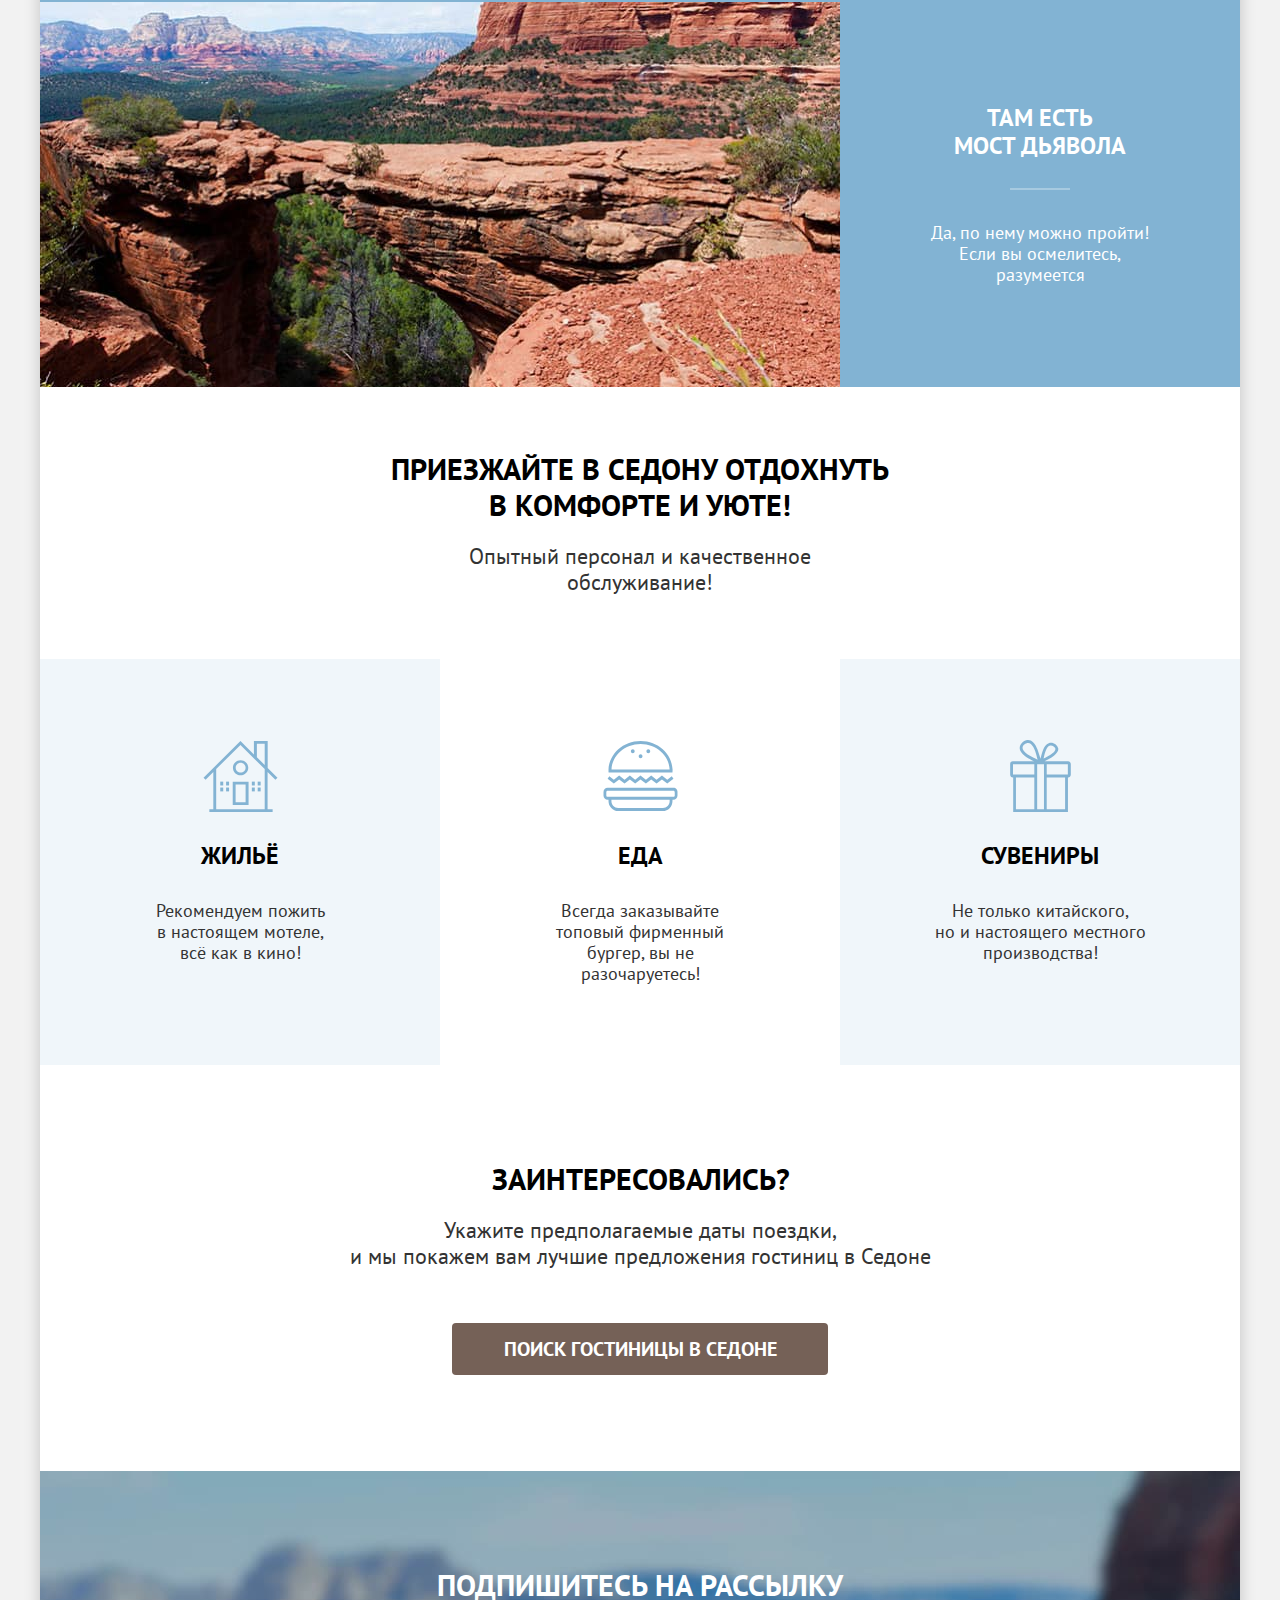
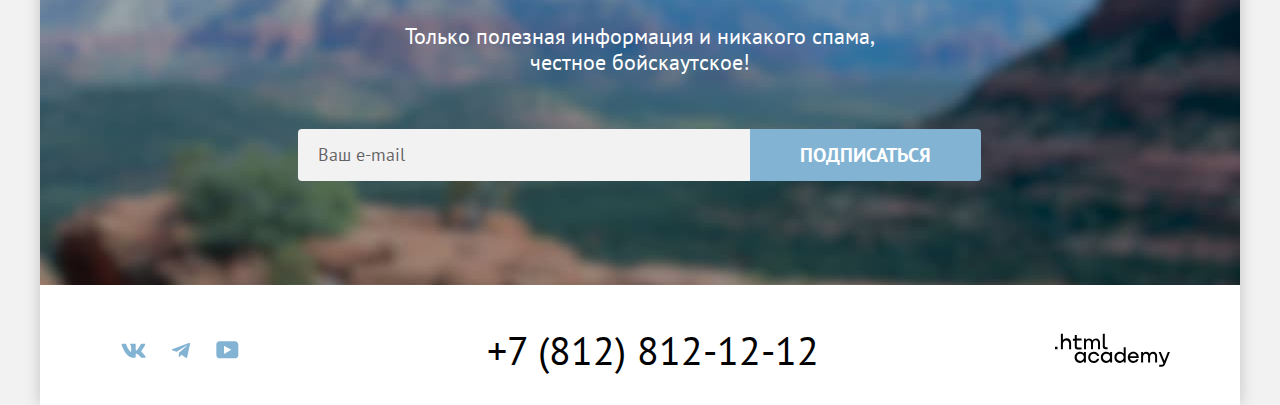
<file: modal.html>
<!DOCTYPE html>
<html lang="ru">
  <head>
    <meta charset="utf-8">
    <title>HTML Academy: Седона</title>
    <link rel="stylesheet" href="styles/styles.css">
    <link rel="icon" type="image/png" sizes="32x32" href="images/favicon.png">
  </head>
  <body>
    <header class="page-header" data-test="header">
      <nav class="navigation">
        <a class="navigation-logo" href="index.html">
          <img class="logo-image" src="images/logo.svg" width="140" height="70" alt="Логотип сайта города Седона">
        </a>
        <ul class="navigation-list">
          <li class="navigation-item">
            <a class="navigation-link navigation-link-active" href="index.html">Главная</a>
          </li>
          <li class="navigation-item">
            <a class="navigation-link" href="#">О Седоне</a>
          </li>
          <li class="navigation-item">
            <a class="navigation-link" href="catalog.html">Гостиницы</a>
          </li>
        </ul>
        <ul class="navigation-list navigation-user">
          <li class="navigation-item">
            <a class="navigation-link navigation-icon icon-search" href="modal.html">
              <span class="visually-hidden">Поиск</span>
            </a>
          </li>
          <li class="navigation-item">
            <a class="navigation-link navigation-icon icon-like" href="#">
              <span class="visually-hidden">Избранное</span>
              <span class="likes-number">12</span>
            </a>
          </li>
          <li class="navigation-item navigation-item-button">
            <a class="button navigation-button" href="#">Хочу сюда!</a>
          </li>
        </ul>
      </nav>
    </header>

    <main class="page-container main-index" data-test="main">
      <section class="hero" data-test="hero">
        <h1 class="visually-hidden">Седона</h1>
        <img class="hero-image" src="images/welcome.svg" width="458" height="352" alt="Добро пожаловать в Седону.">
      </section>
      <section class="advantages" data-test="advantages">
        <h2 class="advantages-title">Седона — небольшой городок в Аризоне, заслуживающий большего! </h2>
        <p class="advantages-reasons">Рассмотрим причины, по которым Седона круче, чем Гранд-Каньон!</p>
        <ul class="advantages-list">
          <li class="advantages-item big-item">
            <div class="advantages-wrap">
            <h3 class="advantages-subtitle">Настоящий городок</h3>
            <p class="advantages-text advantages-text-light">Седона — не аттракцион для туристов, там течёт своя жизнь</p>
          </div>
            <img class="advantages-image" src="images/advantages-photo-1.jpg" width="800" height="385" alt="Вид на дома Седоны">
          </li>
          <li class="advantages-item advantages-light">
            <h3 class="advantages-subtitle">Небольшая площадь</h3>
            <p class="advantages-text">Все достопримечательности находятся очень близко</p>
          </li>
          <li class="advantages-item advantages-medium">
            <h3 class="advantages-subtitle">Красивая дорога</h3>
            <p class="advantages-text">Ехать в Седону из Лас-Вегаса совсем не скучно!</p>
          </li>
          <li class="advantages-item advantages-light">
            <h3 class="advantages-subtitle">Мало туристов</h3>
            <p class="advantages-text">Большинство едет в Гранд Каньон и толпится там</p>
          </li>
          <li class="advantages-item big-item">
            <div class="advantages-wrap">
            <h3 class="advantages-subtitle">Там есть <br>мост дьявола</h3>
            <p class="advantages-text advantages-text-light">Да, по нему можно пройти! Если вы осмелитесь, разумеется</p>
          </div>
            <img class="advantages-image" src="images/advantages-photo-2.jpg" width="800" height="385" alt="Вид на мост дьявола">
          </li>
        </ul>
      </section>
      <section class="services">
        <h2 class="services-title">Приезжайте в Седону отдохнуть в комфорте и уюте!</h2>
        <p class="services-description">Опытный персонал и качественное обслуживание!</p>
        <ul class="services-list">
          <li class="services-item">
            <h3 class="services-subtitle services-icon services-icon-home">Жильё</h3>
            <p class="services-text">Рекомендуем пожить <br>в настоящем мотеле, <br>всё как в кино!</p>
          </li>
          <li class="services-item">
            <h3 class="services-subtitle services-icon services-icon-food">Еда</h3>
            <p class="services-text">Всегда заказывайте <br>топовый фирменный бургер, вы не разочаруетесь!</p>
          </li>
          <li class="services-item">
            <h3 class="services-subtitle services-icon services-icon-souvenir">Сувениры</h3>
            <p class="services-text">Не только китайского, <br>но и настоящего местного производства!</p>
          </li>
        </ul>
      </section>
      <section class="search" data-test="search">
        <h2>Заинтересовались?</h2>
        <p>Укажите предполагаемые даты поездки,<br> и мы покажем вам лучшие предложения гостиниц в Седоне</p>
        <a class="button button-all" href="#">Поиск гостиницы в Седоне</a>
      </section>
      <section class="newsletter" data-test="subscribe">
        <h2>Подпишитесь на рассылку</h2>
        <p>Только полезная информация и никакого спама, честное бойскаутское!</p>
        <form class="newsletter-form" action="https://echo.htmlacademy.ru/" method="post">
          <label class="visually-hidden" for="newsletter-email">Ваш email</label>
          <input class="field" id="newsletter-email" type="email" placeholder="Ваш e-mail" name="newsletter-email" required>
          <button class="button newsletter-button" type="submit">Подписаться</button>
        </form>
      </section>
    </main>

    <footer class="page-footer" data-test="footer">
      <h2 class="visually-hidden">Контакты</h2>
      <ul class="social-list">
        <li class="social-item">
          <a class="social-link" target="_blank" href="https://vk.com/htmlacademy">
            <svg class="social-icon" aria-hidden="true" focusable="false" xmlns="http://www.w3.org/2000/svg" width="25" height="15" fill="none" viewBox="0 0 25 15"><path fill-rule="evenodd" d="M24.12 1.8c.16-.54 0-.94-.8-.94H20.7c-.67 0-.98.34-1.15.73 0 0-1.33 3.2-3.22 5.27-.61.6-.9.8-1.23.8-.16 0-.41-.2-.41-.75v-5.1c0-.66-.19-.95-.74-.95H9.82c-.42 0-.67.3-.67.59 0 .62.95.76 1.04 2.51v3.8c0 .83-.15.98-.48.98-.9 0-3.06-3.2-4.34-6.88-.25-.72-.5-1-1.18-1H1.57c-.75 0-.9.34-.9.73 0 .68.89 4.07 4.14 8.55 2.17 3.06 5.23 4.72 8 4.72 1.68 0 1.88-.37 1.88-1v-2.32c0-.74.16-.88.7-.88.38 0 1.05.19 2.6 1.66 1.79 1.75 2.08 2.54 3.08 2.54h2.63c.75 0 1.12-.37.9-1.1-.23-.72-1.08-1.77-2.2-3.02-.62-.71-1.54-1.48-1.82-1.86-.39-.5-.28-.71 0-1.15 0 0 3.2-4.42 3.54-5.93Z" clip-rule="evenodd"/></svg>
            <span class="visually-hidden">Вконтакте</span>
          </a>
        </li>
        <li class="social-item">
          <a class="social-link" target="_blank" href="https://t.me/htmlacademy">
            <svg class="social-icon" aria-hidden="true" focusable="false" xmlns="http://www.w3.org/2000/svg" width="18" height="17" fill="none" viewBox="0 0 18 17"><path d="M16.79.96.84 7.1c-1.09.44-1.08 1.05-.2 1.32l4.1 1.28 9.47-5.98c.44-.27.85-.13.52.17l-7.68 6.93-.28 4.22c.41 0 .6-.2.83-.41l1.99-1.94 4.13 3.06c.77.42 1.31.2 1.5-.71l2.72-12.8c.28-1.1-.43-1.61-1.16-1.28Z"/></svg>
            <span class="visually-hidden">Телеграм</span>
          </a>
        </li>
        <li class="social-item">
          <a class="social-link" target="_blank" href="https://www.youtube.com/user/htmlacademyru">
            <svg class="social-icon" aria-hidden="true" focusable="false" xmlns="http://www.w3.org/2000/svg" width="23" height="18" fill="none" viewBox="0 0 23 18"><path d="M18.94.36H3.51C1.65.36.33 1.95.33 3.76v10.09c0 1.91 1.32 3.5 3.18 3.5h15.65c1.64 0 3.17-1.59 3.17-3.4V3.76c-.22-1.8-1.53-3.4-3.39-3.4ZM7.99 12.89V4.82l7.34 4.04-7.34 4.03Z"/></svg>
            <span class="visually-hidden">Ютуб</span>
          </a>
        </li>
      </ul>
      <a class="contact-phone" href="tel:+78128121212">+7 (812) 812-12-12</a>
      <a class="htmlacademy-link" target="_blank" href="https://htmlacademy.ru/">
        <svg class="html-academy-logo" role="img" aria-label="логотип разработчика HTML Academy" xmlns="http://www.w3.org/2000/svg" width="115" height="34" fill="none" viewBox="0 0 115 34"><path  d="M0 13.72v2.6h2.5v-2.6H0ZM11.6 5.32c-1.6 0-2.8.7-3.6 1.7h-.1V.82h-2v15.5h2v-5.3c0-2.1 1.3-3.6 3.3-3.6 1.8 0 2.9 1.4 2.9 3.2v5.7h2v-6.1c.1-3-1.8-4.9-4.5-4.9ZM26.6 5.62h-4.8v-3.7h-2v3.8h-1.9v2h1.9v6c0 1.7 1 2.7 2.7 2.7h4.1v-2h-3.7c-.7 0-1.1-.4-1.1-1.1v-5.7h4.8v-2ZM41.1 5.42c-1.6 0-2.9.8-3.5 2.1h-.1c-.6-1.2-1.8-2.1-3.4-2.1-1.4 0-2.5.8-3.1 1.8h-.1v-1.6H29v10.6h2v-5.4c0-2 1-3.5 2.6-3.5 1.5 0 2.4 1 2.4 2.6v6.3h2v-5.6c0-2.4 1.4-3.3 2.6-3.3 1.5 0 2.4 1 2.4 2.6v6.3h2v-6.5c.1-2.5-1.4-4.3-3.9-4.3ZM47.8 13.52c0 1.7 1 2.7 2.8 2.7h2v-2h-1.7c-.7 0-1.1-.4-1.1-1.1V.82h-2v12.7ZM28.9 20.52c-.9-1.1-2.2-1.8-3.9-1.8-3.1 0-5.4 2.3-5.4 5.6s2.3 5.6 5.4 5.6c1.8 0 3-.8 3.8-1.9h.1v1.6h2v-10.6h-2v1.5Zm-3.6 7.4c-2.2 0-3.6-1.6-3.6-3.6s1.4-3.6 3.6-3.6 3.6 1.6 3.6 3.6c0 1.9-1.4 3.6-3.6 3.6ZM44.2 22.82c-.5-2.4-2.6-4.1-5.4-4.1a5.4 5.4 0 0 0-5.6 5.6c0 3.1 2.2 5.6 5.6 5.6 2.8 0 4.9-1.8 5.4-4.2h-2.1a3.4 3.4 0 0 1-3.3 2.3c-2.2 0-3.6-1.6-3.6-3.6s1.4-3.6 3.6-3.6c1.6 0 2.8 1 3.3 2.2h2.1v-.2ZM55.1 20.52c-.9-1.1-2.2-1.8-3.9-1.8-3.1 0-5.4 2.3-5.4 5.6s2.3 5.6 5.4 5.6c1.8 0 3-.8 3.8-1.9h.1v1.6h2v-10.6h-2v1.5Zm-3.6 7.4c-2.2 0-3.6-1.6-3.6-3.6s1.4-3.6 3.6-3.6 3.6 1.6 3.6 3.6c0 1.9-1.5 3.6-3.6 3.6ZM68.7 20.62c-.9-1.1-2.2-1.9-3.9-1.9-3.1 0-5.4 2.3-5.4 5.6s2.2 5.6 5.4 5.6c1.7 0 3-.8 3.8-1.8h.1v1.5h2v-15.4h-2v6.4Zm-3.6 7.3c-2.2 0-3.6-1.6-3.6-3.6s1.4-3.6 3.6-3.6 3.6 1.6 3.6 3.6c-.1 2-1.5 3.6-3.6 3.6ZM78.3 18.72c-3.3 0-5.5 2.5-5.5 5.6 0 3 2.1 5.6 5.5 5.6 2.5 0 4.5-1.3 5.2-3.6h-2.1c-.5 1-1.6 1.6-3 1.6-1.9 0-3.3-1.3-3.4-2.9h8.8c.2-3.6-2-6.3-5.5-6.3Zm0 1.9c1.7 0 3 1 3.3 2.6h-6.5c.3-1.5 1.5-2.6 3.2-2.6ZM98.2 18.72c-1.6 0-2.9.8-3.6 2h-.1c-.6-1.2-1.8-2-3.4-2-1.4 0-2.5.7-3.1 1.8v-1.5h-1.9v10.6h2v-5.4c0-2 1-3.4 2.6-3.5 1.5 0 2.4 1 2.4 2.6v6.3h2v-5.6c0-2.4 1.4-3.3 2.6-3.3 1.5 0 2.4 1 2.4 2.6v6.3h2v-6.5c.1-2.6-1.4-4.4-3.9-4.4ZM109.4 27.82l-3.6-8.9h-2.2l4.8 11.6c-.3.9-.7 1.2-1.7 1.2h-2.5v2h2.5c1.8 0 2.8-.8 3.5-2.6l4.7-12.2h-2.1l-3.4 8.9Z"/></svg>
        <span class="visually-hidden">Логотип HTML академии</span>
      </a>
    </footer>

    <div class="modal-container">
      <div class="modal modal-search" data-test="modal" >
        <button type="button" class="modal-close-button">
          <span class="visually-hidden">Закрыть</span>
          <svg class="close-icon" aria-hidden="true" focusable="false" xmlns="http://www.w3.org/2000/svg" width="14" height="14" fill="none" viewBox="0 0 14 14"><path  d="M14 1.3 12.7 0 7 5.7 1.3 0 0 1.3 5.7 7 0 12.7 1.3 14 7 8.3l5.7 5.7 1.3-1.3L8.3 7 14 1.3Z"/></svg>
        </button>
        <section class="modal-content">
          <h2 class="modal-title">Поиск гостиницы в Седоне</h2>
          <form class="search-form" action="https://echo.htmlacademy.ru/" method="post">
            <div class="search-form-group">
              <div class="search-group">
                <label class="search-label label-check-in" for="check-in-data">Дата Заезда:</label>
                <input class="field search-field icon-calendar" id="check-in-data" name="check-in-data" type="text" value="27 апреля 2020" placeholder="Укажите дату" required>
              </div>
              <p class="warning check-in-warning">Мы не можем отправить вас в прошлое.</p>
            </div>
            <div class="search-form-group">
              <div class="search-group">
                <label class="search-label label-check-out" for="check-out-data">Дата Выезда:</label>
                <input class="field search-field icon-calendar" id="check-out-data" name="check-out-data" type="text" value="1 сентября 2025" placeholder="Укажите дату" required>
              </div>
              <p class="warning check-out-warning">На эти даты есть свободные номера. Пока есть.</p>
            </div>
            <div class="counter-form-group">
            <div class="counter-group adults-counter">
              <label class="counter-label" for="adults-count">Взрослые:</label>
              <div class="input-group">
                <input class="field adults-count-field" id="adults-count" type="number" name="adults-count" value="2" step="1" max="100">
                <svg class="minus-icon" role="button" xmlns="http://www.w3.org/2000/svg" width="20" height="20" fill="none" viewBox="0 0 20 20"><path fill="#756157" fill-opacity=".3" d="M3 9v2h14V9H3Z"/></svg>
                <svg class="plus-icon" role="button" xmlns="http://www.w3.org/2000/svg" width="20" height="20" fill="none" viewBox="0 0 20 20"><path fill="#756157" fill-opacity=".3" d="M17 9h-6V3H9v6H3v2h6v6h2v-6h6V9Z"/></svg>
              </div>
            </div>

            <div class="counter-group children-counter">
              <span class="form-label">
                <label class="counter-label" for="children-count">Дети:</label>
                <span class="tooltip">
                  <button type="button" class="tooltip-toggle" aria-labelledby="tooltip-label-date">
                    <svg  class="tooltip-icon" xmlns="http://www.w3.org/2000/svg" width="26" height="26" fill="none" viewBox="0 0 26 26"><circle cx="13" cy="13" r="13" fill="#83B3D3"/><path d="M12 7h2v2h-2V7Zm2 12h-2v-9h2v9Z" clip-rule="evenodd"/></svg>
                  </button>
                  <span class="tooltip-text" role="tooltip" id="tooltip-label-date">Укажите количество детей, которые будут с вами, возраст которых от 6 до 18 лет. Дети до 6 лет размещаются бесплатно.</span>
                </span>
              </span>
              <div class="input-group">
                <input class="field children-count-field" id="children-count" type="number" name="children-count" value="2" step="1" max="100">
                <svg class="minus-icon" role="button" xmlns="http://www.w3.org/2000/svg" width="20" height="20" fill="none" viewBox="0 0 20 20"><path fill="#756157" fill-opacity=".3" d="M3 9v2h14V9H3Z"/></svg>
                <svg class="plus-icon" role="button" xmlns="http://www.w3.org/2000/svg" width="20" height="20" fill="none" viewBox="0 0 20 20"><path fill="#756157" fill-opacity=".3" d="M17 9h-6V3H9v6H3v2h6v6h2v-6h6V9Z"/></svg>
              </div>
            </div>
          </div>
            <button type="submit" class="button modal-search-button">Найти</button>
          </form>
        </section>
      </div>
    </div>
  </body>
</html>
</file>
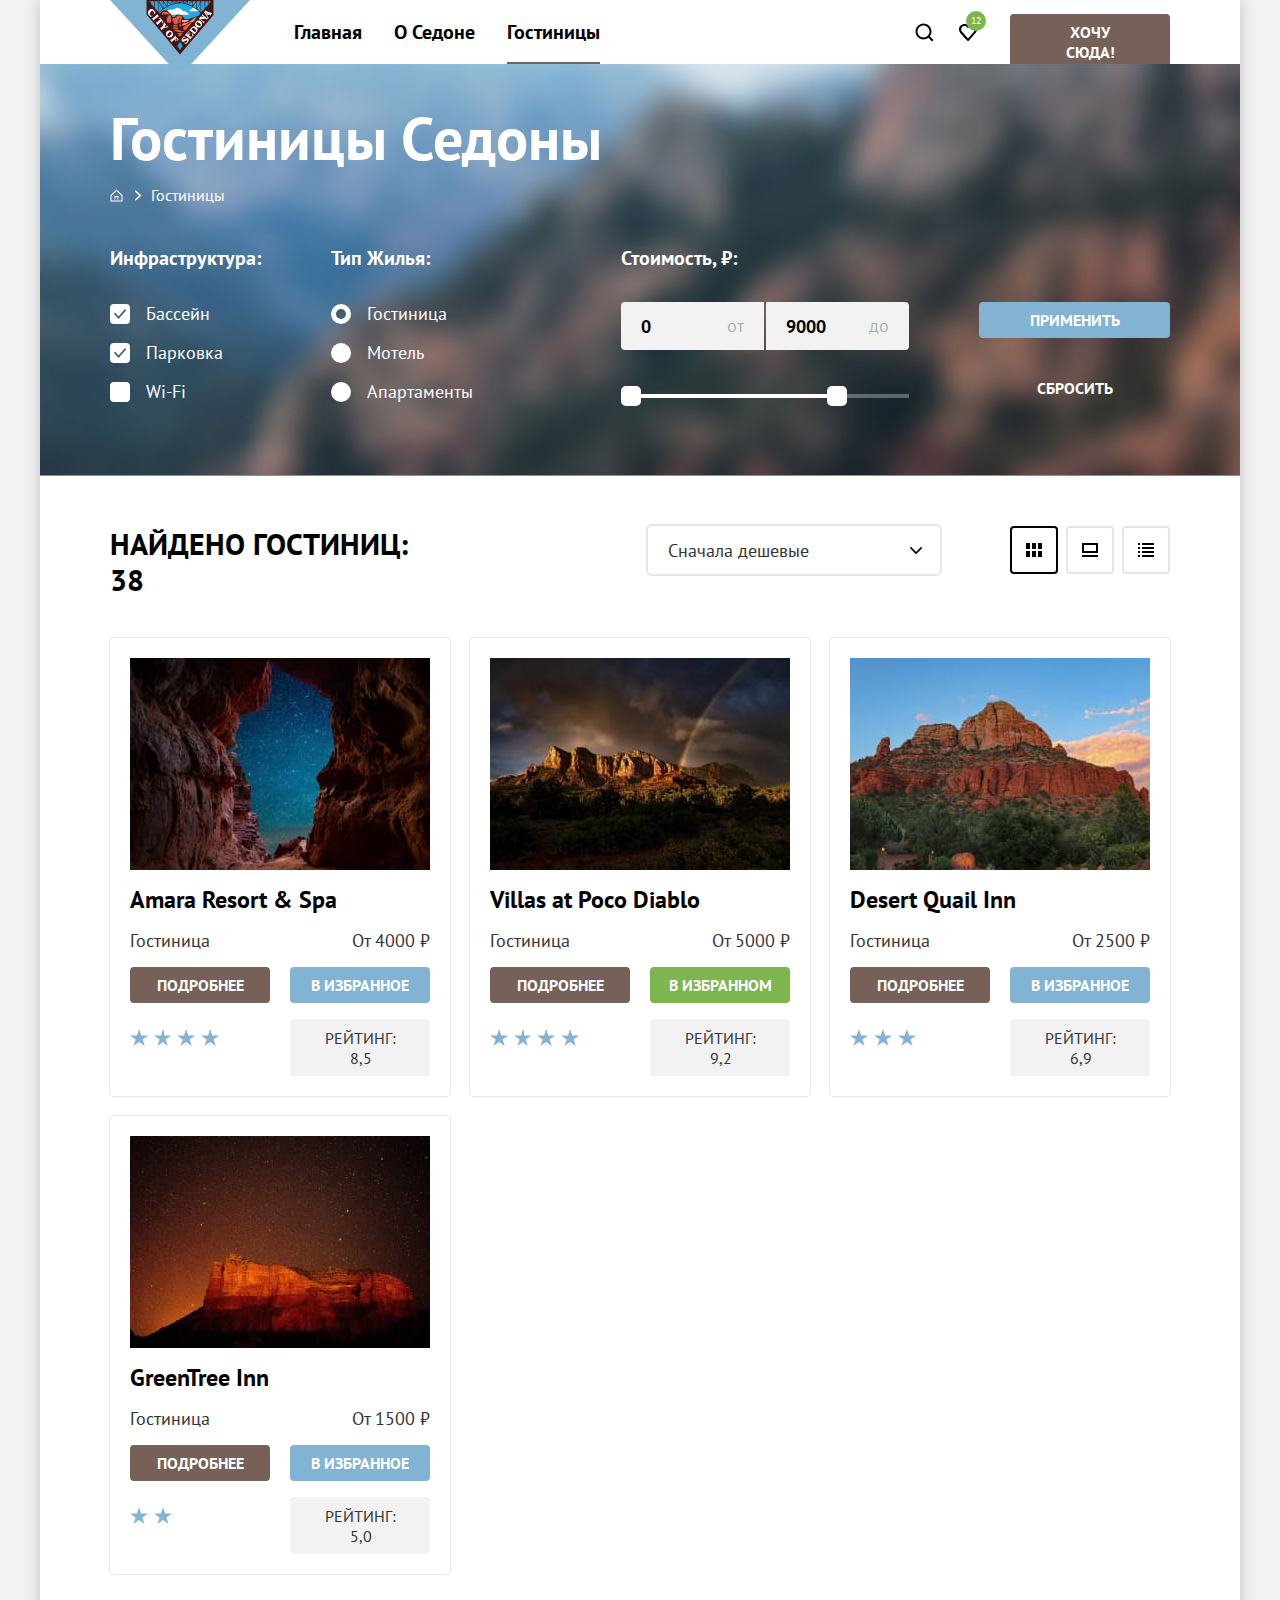
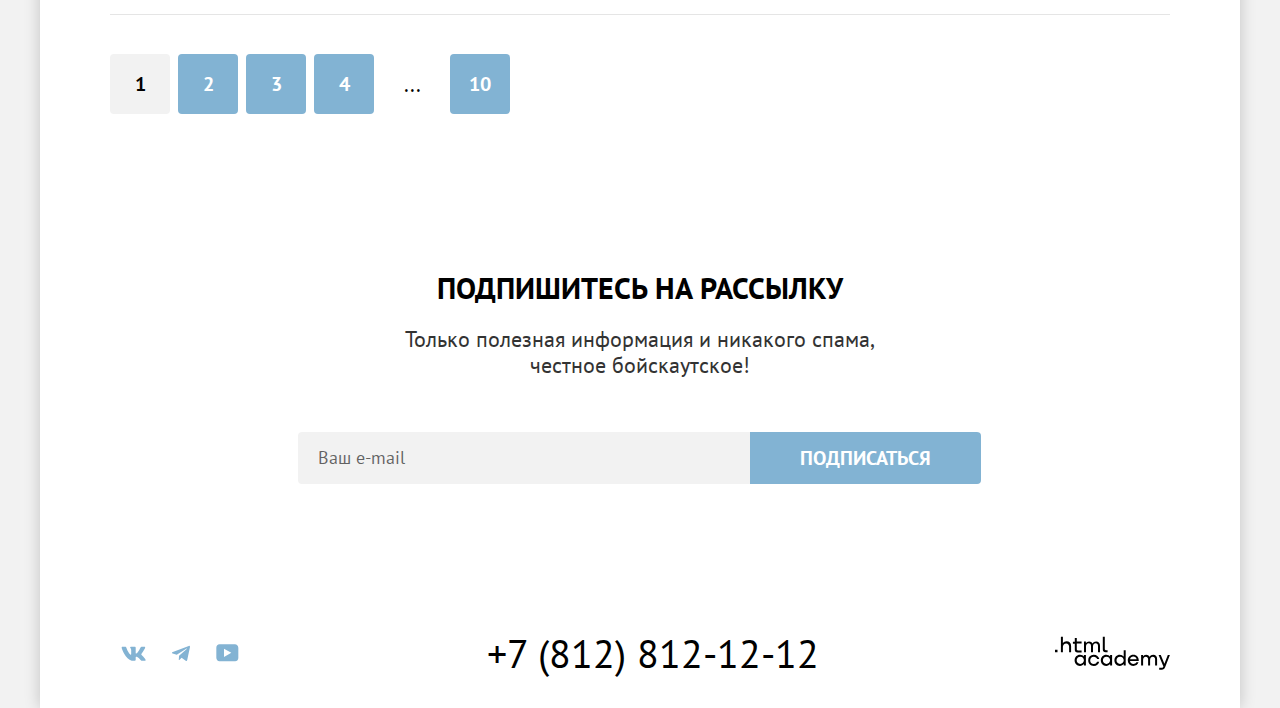
<file: 1/catalog.html>
<!DOCTYPE html>
<html lang="ru">
  <head>
    <meta charset="utf-8">
    <title>HTML Academy: Седона</title>
    <link rel="stylesheet" href="styles/styles.css">
    <link rel="icon" type="image/png" sizes="32x32" href="images/favicon.png">
    <base href="https://htmlacademy-htmlcss.github.io/2368575-sedona-2/1/">
</head>
  <body>
    <header class="page-header" data-test="header">
      <nav class="navigation">
        <a class="navigation-logo" href="index.html">
          <img class="logo-image" src="images/logo.svg" width="140" height="70" alt="Логотип сайта города Седона">
        </a>
        <ul class="navigation-list">
          <li class="navigation-item">
            <a class="navigation-link" href="index.html">Главная</a>
          </li>
          <li class="navigation-item">
            <a class="navigation-link" href="#">О Седоне</a>
          </li>
          <li class="navigation-item">
            <a class="navigation-link navigation-link-active" href="catalog.html">Гостиницы</a>
          </li>
        </ul>
        <ul class="navigation-list navigation-user">
          <li class="navigation-item">
            <a class="navigation-link navigation-icon icon-search" href="modal.html">
              <span class="visually-hidden">Поиск</span>
            </a>
          </li>
          <li class="navigation-item">
            <a class="navigation-link navigation-icon icon-like" href="#">
              <span class="visually-hidden">Избранное</span>
              <span class="likes-number">12</span>
            </a>
          </li>
          <li class="navigation-item navigation-item-button">
            <a class="button navigation-button" href="#">Хочу сюда!</a>
          </li>
        </ul>
      </nav>
    </header>

    <main class="main-inner" data-test="main">
      <section class="catalog-filter" data-test="filter">
        <div class="catalog-container">
        <h1 class="catalog-title">Гостиницы Седоны</h1>
        <ul class="breadcrumbs">
          <li class="breadcrumbs-item">
            <a class="breadcrumbs-link breadcrumbs-home" href="index.html">
              <span class="visually-hidden">Домашняя страница</span>
            </a>
          </li>
          <li class="breadcrumbs-item">
            <a class="breadcrumbs-link breadcrumbs-catalog" href="#">Гостиницы</a>
          </li>
        </ul>
        <h2 class="visually-hidden">Список фильтров для поиска жилья</h2>
        <form class="catalog-filter-form" action="https://echo.htmlacademy.ru/" method="get">
          <fieldset class="catalog-filter-group group-1">
            <legend class="catalog-filter-title">Инфраструктура:</legend>
            <ul class="catalog-filter-list">
              <li class="catalog-filter-item">
                <label class="control">
                  <input class="visually-hidden control-input" type="checkbox" name="pool" checked>
                  <span class="control-mark"></span>
                  <span class="control-label">Бассейн</span>
                </label>
              </li>
              <li class="catalog-filter-item">
                <label class="control">
                  <input class="visually-hidden control-input" type="checkbox" name="parking" checked>
                  <span class="control-mark"></span>
                  <span class="control-label">Парковка</span>
                </label>
              </li>
              <li class="catalog-filter-item">
                <label class="control">
                  <input class="visually-hidden control-input" type="checkbox" name="wi-fi">
                  <span class="control-mark"></span>
                  <span class="control-label">Wi-Fi</span>
                </label>
              </li>
            </ul>
          </fieldset>
          <fieldset class="catalog-filter-group group-2">
          <legend class="catalog-filter-title">Тип Жилья:</legend>
          <ul class="catalog-filter-list">
            <li class="catalog-filter-item">
              <label class="control">
                <input class="visually-hidden control-input" type="radio" name="accommodation-type" value="hotel" checked>
                <span class="control-mark"></span>
                <span class="control-label">Гостиница</span>
              </label>
            </li>
            <li class="catalog-filter-item">
              <label class="control">
                <input class="visually-hidden control-input" type="radio" name="accommodation-type" value="motel">
                <span class="control-mark"></span>
                <span class="control-label">Мотель</span>
              </label>
            </li>
            <li class="catalog-filter-item">
              <label class="control">
                <input class="visually-hidden control-input" type="radio" name="accommodation-type" value="apartment">
                <span class="control-mark"></span>
                <span class="control-label">Апартаменты</span>
              </label>
            </li>
          </ul>
        </fieldset>
        <fieldset class="catalog-filter-group group-3">
          <legend class="catalog-filter-title">Стоимость, ₽:</legend>
          <div class="range-wrapper-inputs">
            <label class="catalog-filter-label">
              <span class="filter-label-text">от</span>
              <input class="field range-input min-price" type="number" value="0" name="min-price" required>
            </label>
            <label class="catalog-filter-label">
              <span class="filter-label-text">до</span>
              <input class=" field range-input max-price" type="number" value="9000" name="max-price" required>
            </label>
          </div>
          <div class="range-scale">
            <div class="range-bar" style="left: 0; width: 216px">
              <button type="button" class="range-toggle toggle-min">
                <span class="visually-hidden">Изменить минимальную цену</span>
              </button>
              <button type="button" class="range-toggle toggle-max">
                <span class="visually-hidden">Изменить максимальную цену</span>
              </button>
            </div>
          </div>
        </fieldset>
        <div class="filter-buttons">
          <button class="button button-submit" type="submit">Применить</button>
          <button class="button button-reset" type="reset">Сбросить</button>
        </div>
        </form>
      </div>
      </section>
      <section class="catalog-products" data-test="catalog">
        <div class="select-container">
          <h2>Найдено гостиниц: <span>38</span></h2>
          <div class="select sorting-type">
          <select class="select-control" aria-label="Сортировка">
            <option value="cheap">Сначала дешевые</option>
            <option value="expensive">Сначала дорогие</option>
          </select>
          </div>
          <div class="view-buttons">
            <a class="card-grid-toggle card-grid-toggle-current" href="#">
              <svg aria-hidden="true" focusable="false" xmlns="http://www.w3.org/2000/svg" width="16" height="14" fill="none" viewBox="0 0 16 14"><g fill="#000" clip-path="url(#a)"><path d="M4 0H0v6h4V0ZM16 0h-4v6h4V0ZM10 0H6v6h4V0ZM4 8H0v6h4V8ZM16 8h-4v6h4V8ZM10 8H6v6h4V8Z"/></g><defs><clipPath id="a"><path fill="#fff" d="M0 0h16v14H0z"/></clipPath></defs></svg>
              <span class="visually-hidden">Показать карточками</span>
            </a>
            <a class="card-grid-toggle" href="#">
              <svg aria-hidden="true" focusable="false" xmlns="http://www.w3.org/2000/svg" width="16" height="14" fill="none" viewBox="0 0 16 14"><g fill="#000" clip-path="url(#aa)"><path d="M16 12H0v2h16v-2ZM14 2v6H2V2h12Zm2-2H0v10h16V0Z"/></g><defs><clipPath id="aa"><path fill="#fff" d="M0 0h16v14H0z"/></clipPath></defs></svg>
              <span class="visually-hidden">Показать по одному</span>
            </a>
            <a class="card-grid-toggle" href="#">
              <svg aria-hidden="true" focusable="false" xmlns="http://www.w3.org/2000/svg" width="16" height="14" fill="none" viewBox="0 0 16 14"><g fill="#000" clip-path="url(#aaa)"><path d="M2 0H0v2h2V0ZM16 0H4v2h12V0ZM2 4H0v2h2V4ZM16 4H4v2h12V4ZM2 8H0v2h2V8ZM16 8H4v2h12V8ZM2 12H0v2h2v-2ZM16 12H4v2h12v-2Z"/></g><defs><clipPath id="aaa"><path fill="#fff" d="M0 0h16v14H0z"/></clipPath></defs></svg>
              <span class="visually-hidden">Показать список</span>
            </a>
          </div>
        </div>
        <ul class="catalog-card-list">
          <li class="catalog-card-item">
            <a class="card-link" href="#">
              <img class="card-image" src="images/hotel-1.jpg" width="300" height="212" alt="Вид на звездное небо через ущелье">
            </a>
            <a class="card-title-link" href="#">
              <h3 class="card-title">Amara Resort & Spa</h3>
            </a>
            <p class="card-description">Гостиница</p>
            <p class="card-price">От 4000 ₽</p>
            <a class="button button-more" href="#">Подробнее</a>
            <button type="button" class="button card-favourite">В избранное</button>
            <div class="star star-4" role="img" aria-label="4 звезды">
              <span class="visually-hidden">Отель 4 звезды</span>
            </div>
            <p class="card-rating">Рейтинг: 8,5</p>
          </li>
          <li class="catalog-card-item">
            <a class="card-link" href="#">
              <img class="card-image" src="images/hotel-2.jpg" width="300" height="212" alt="Горы и радуга на фоне облачного неба">
            </a>
            <a class="card-title-link" href="#">
              <h3 class="card-title">Villas at Poco Diablo</h3>
            </a>
            <p class="card-description">Гостиница</p>
            <p class="card-price">От 5000 ₽</p>
            <a class="button button-more" href="#">Подробнее</a>
            <button type="button" class="button card-favourite card-favourite-option">В избранном</button>
            <div class="star star-4" role="img" aria-label="4 звезды">
              <span class="visually-hidden">Отель 4 звезды</span>
            </div>
            <p class="card-rating">Рейтинг: 9,2</p>
          </li>
          <li class="catalog-card-item">
            <a class="card-link" href="#">
              <img class="card-image" src="images/hotel-3.jpg" width="300" height="212" alt="Дневной вид на горы">
            </a>
            <a class="card-title-link" href="#">
              <h3 class="card-title">Desert Quail Inn</h3>
            </a>
            <p class="card-description">Гостиница</p>
            <p class="card-price">От 2500 ₽</p>
            <a class="button button-more" href="#">Подробнее</a>
            <button type="button" class="button card-favourite">В избранное</button>
            <div class="star star-3" role="img" aria-label="3 звезды">
              <span class="visually-hidden">Отель 3 звезды</span>
            </div>
            <p class="card-rating">Рейтинг: 6,9</p>
          </li>
          <li class="catalog-card-item">
            <a class="card-link" href="#">
              <img class="card-image" src="images/hotel-4.jpg" width="300" height="212" alt="Горы на фоне звёздного неба">
            </a>
            <a class="card-title-link" href="#">
              <h3 class="card-title">GreenTree Inn</h3>
            </a>
            <p class="card-description">Гостиница</p>
            <p class="card-price">От 1500 ₽</p>
            <a class="button button-more" href="#">Подробнее</a>
            <button type="button" class="button card-favourite">В избранное</button>
            <div class="star star-2" role="img" aria-label="2 звезды">
              <span class="visually-hidden">Отель 2 звезды</span>
            </div>
            <p class="card-rating">Рейтинг: 5,0</p>
          </li>
        </ul>
        <ul class="pagination">
          <li class="pagination-item">
            <a class="pagination-link pagination-current" href="#">1</a>
          </li>
          <li class="pagination-item">
            <a class="pagination-link" href="#">2</a>
          </li>
          <li class="pagination-item">
            <a class="pagination-link" href="#">3</a>
          </li>
          <li class="pagination-item">
            <a class="pagination-link" href="#">4</a>
          </li>
          <li class="pagination-item pagination-more">
            <span>...</span>
          </li>
          <li class="pagination-item">
            <a class="pagination-link" href="#">10</a>
          </li>
        </ul>
      </section>
      <section class="newsletter-inner" data-test="subscribe">
        <h2>Подпишитесь на рассылку</h2>
        <p>Только полезная информация и никакого спама, честное бойскаутское!</p>
        <form class="newsletter-form" action="https://echo.htmlacademy.ru/" method="post">
          <label class="visually-hidden" for="newsletter-email" hidden>Ваш email</label>
          <input class="field" placeholder="Ваш e-mail" type="email" name="newsletter-email" id="newsletter-email">
          <button class="button newsletter-button" type="submit">Подписаться</button>
        </form>
      </section>
    </main>

    <footer class="page-footer" data-test="footer">
      <h2 class="visually-hidden">Контакты</h2>
      <ul class="social-list">
        <li class="social-item">
          <a class="social-link" target="_blank" href="https://vk.com/htmlacademy">
            <svg class="social-icon" aria-hidden="true" focusable="false" xmlns="http://www.w3.org/2000/svg" width="25" height="15" fill="none" viewBox="0 0 25 15"><path fill-rule="evenodd" d="M24.12 1.8c.16-.54 0-.94-.8-.94H20.7c-.67 0-.98.34-1.15.73 0 0-1.33 3.2-3.22 5.27-.61.6-.9.8-1.23.8-.16 0-.41-.2-.41-.75v-5.1c0-.66-.19-.95-.74-.95H9.82c-.42 0-.67.3-.67.59 0 .62.95.76 1.04 2.51v3.8c0 .83-.15.98-.48.98-.9 0-3.06-3.2-4.34-6.88-.25-.72-.5-1-1.18-1H1.57c-.75 0-.9.34-.9.73 0 .68.89 4.07 4.14 8.55 2.17 3.06 5.23 4.72 8 4.72 1.68 0 1.88-.37 1.88-1v-2.32c0-.74.16-.88.7-.88.38 0 1.05.19 2.6 1.66 1.79 1.75 2.08 2.54 3.08 2.54h2.63c.75 0 1.12-.37.9-1.1-.23-.72-1.08-1.77-2.2-3.02-.62-.71-1.54-1.48-1.82-1.86-.39-.5-.28-.71 0-1.15 0 0 3.2-4.42 3.54-5.93Z" clip-rule="evenodd"/></svg>
            <span class="visually-hidden">Вконтакте</span>
          </a>
        </li>
        <li class="social-item">
          <a class="social-link" target="_blank" href="https://t.me/htmlacademy">
            <svg class="social-icon"  aria-hidden="true" focusable="false" xmlns="http://www.w3.org/2000/svg" width="18" height="17" fill="none" viewBox="0 0 18 17"><path d="M16.79.96.84 7.1c-1.09.44-1.08 1.05-.2 1.32l4.1 1.28 9.47-5.98c.44-.27.85-.13.52.17l-7.68 6.93-.28 4.22c.41 0 .6-.2.83-.41l1.99-1.94 4.13 3.06c.77.42 1.31.2 1.5-.71l2.72-12.8c.28-1.1-.43-1.61-1.16-1.28Z"/></svg>
            <span class="visually-hidden">Телеграм</span>
          </a>
        </li>
        <li class="social-item">
          <a class="social-link" target="_blank" href="https://www.youtube.com/user/htmlacademyru">
            <svg class="social-icon"  aria-hidden="true" focusable="false" xmlns="http://www.w3.org/2000/svg" width="23" height="18" fill="none" viewBox="0 0 23 18"><path d="M18.94.36H3.51C1.65.36.33 1.95.33 3.76v10.09c0 1.91 1.32 3.5 3.18 3.5h15.65c1.64 0 3.17-1.59 3.17-3.4V3.76c-.22-1.8-1.53-3.4-3.39-3.4ZM7.99 12.89V4.82l7.34 4.04-7.34 4.03Z"/></svg>
            <span class="visually-hidden">Ютуб</span>
          </a>
        </li>
      </ul>
      <a class="contact-phone" target="_blank" href="tel:+78128121212">+7 (812) 812-12-12</a>
      <a class="htmlacademy-link" target="_blank" " href="https://htmlacademy.ru/">
        <svg class="html-academy-logo" role="img" aria-label="логотип разработчика HTML Academy" xmlns="http://www.w3.org/2000/svg" width="115" height="34" fill="none" viewBox="0 0 115 34"><path  d="M0 13.72v2.6h2.5v-2.6H0ZM11.6 5.32c-1.6 0-2.8.7-3.6 1.7h-.1V.82h-2v15.5h2v-5.3c0-2.1 1.3-3.6 3.3-3.6 1.8 0 2.9 1.4 2.9 3.2v5.7h2v-6.1c.1-3-1.8-4.9-4.5-4.9ZM26.6 5.62h-4.8v-3.7h-2v3.8h-1.9v2h1.9v6c0 1.7 1 2.7 2.7 2.7h4.1v-2h-3.7c-.7 0-1.1-.4-1.1-1.1v-5.7h4.8v-2ZM41.1 5.42c-1.6 0-2.9.8-3.5 2.1h-.1c-.6-1.2-1.8-2.1-3.4-2.1-1.4 0-2.5.8-3.1 1.8h-.1v-1.6H29v10.6h2v-5.4c0-2 1-3.5 2.6-3.5 1.5 0 2.4 1 2.4 2.6v6.3h2v-5.6c0-2.4 1.4-3.3 2.6-3.3 1.5 0 2.4 1 2.4 2.6v6.3h2v-6.5c.1-2.5-1.4-4.3-3.9-4.3ZM47.8 13.52c0 1.7 1 2.7 2.8 2.7h2v-2h-1.7c-.7 0-1.1-.4-1.1-1.1V.82h-2v12.7ZM28.9 20.52c-.9-1.1-2.2-1.8-3.9-1.8-3.1 0-5.4 2.3-5.4 5.6s2.3 5.6 5.4 5.6c1.8 0 3-.8 3.8-1.9h.1v1.6h2v-10.6h-2v1.5Zm-3.6 7.4c-2.2 0-3.6-1.6-3.6-3.6s1.4-3.6 3.6-3.6 3.6 1.6 3.6 3.6c0 1.9-1.4 3.6-3.6 3.6ZM44.2 22.82c-.5-2.4-2.6-4.1-5.4-4.1a5.4 5.4 0 0 0-5.6 5.6c0 3.1 2.2 5.6 5.6 5.6 2.8 0 4.9-1.8 5.4-4.2h-2.1a3.4 3.4 0 0 1-3.3 2.3c-2.2 0-3.6-1.6-3.6-3.6s1.4-3.6 3.6-3.6c1.6 0 2.8 1 3.3 2.2h2.1v-.2ZM55.1 20.52c-.9-1.1-2.2-1.8-3.9-1.8-3.1 0-5.4 2.3-5.4 5.6s2.3 5.6 5.4 5.6c1.8 0 3-.8 3.8-1.9h.1v1.6h2v-10.6h-2v1.5Zm-3.6 7.4c-2.2 0-3.6-1.6-3.6-3.6s1.4-3.6 3.6-3.6 3.6 1.6 3.6 3.6c0 1.9-1.5 3.6-3.6 3.6ZM68.7 20.62c-.9-1.1-2.2-1.9-3.9-1.9-3.1 0-5.4 2.3-5.4 5.6s2.2 5.6 5.4 5.6c1.7 0 3-.8 3.8-1.8h.1v1.5h2v-15.4h-2v6.4Zm-3.6 7.3c-2.2 0-3.6-1.6-3.6-3.6s1.4-3.6 3.6-3.6 3.6 1.6 3.6 3.6c-.1 2-1.5 3.6-3.6 3.6ZM78.3 18.72c-3.3 0-5.5 2.5-5.5 5.6 0 3 2.1 5.6 5.5 5.6 2.5 0 4.5-1.3 5.2-3.6h-2.1c-.5 1-1.6 1.6-3 1.6-1.9 0-3.3-1.3-3.4-2.9h8.8c.2-3.6-2-6.3-5.5-6.3Zm0 1.9c1.7 0 3 1 3.3 2.6h-6.5c.3-1.5 1.5-2.6 3.2-2.6ZM98.2 18.72c-1.6 0-2.9.8-3.6 2h-.1c-.6-1.2-1.8-2-3.4-2-1.4 0-2.5.7-3.1 1.8v-1.5h-1.9v10.6h2v-5.4c0-2 1-3.4 2.6-3.5 1.5 0 2.4 1 2.4 2.6v6.3h2v-5.6c0-2.4 1.4-3.3 2.6-3.3 1.5 0 2.4 1 2.4 2.6v6.3h2v-6.5c.1-2.6-1.4-4.4-3.9-4.4ZM109.4 27.82l-3.6-8.9h-2.2l4.8 11.6c-.3.9-.7 1.2-1.7 1.2h-2.5v2h2.5c1.8 0 2.8-.8 3.5-2.6l4.7-12.2h-2.1l-3.4 8.9Z"/></svg>
        <span class="visually-hidden">Логотип HTML академии</span>
      </a>
    </footer>
  </body>
</html>
</file>
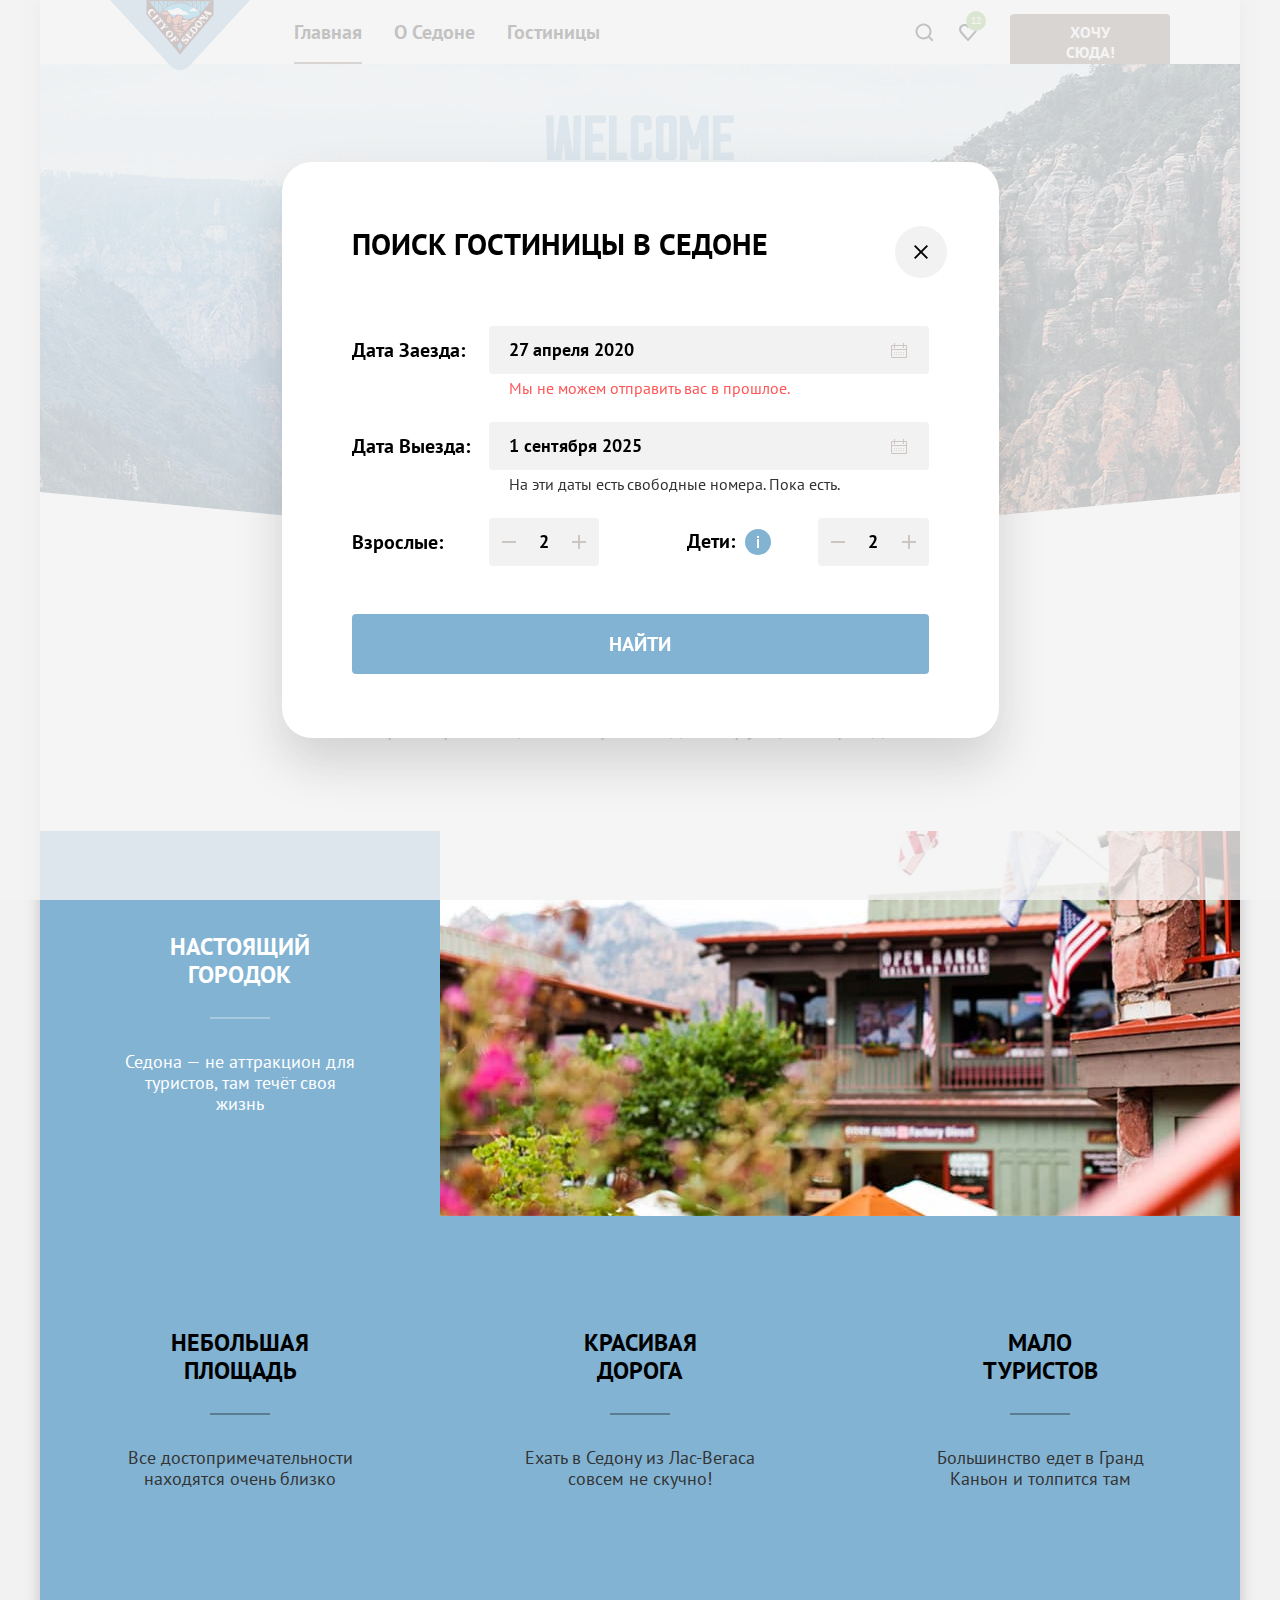
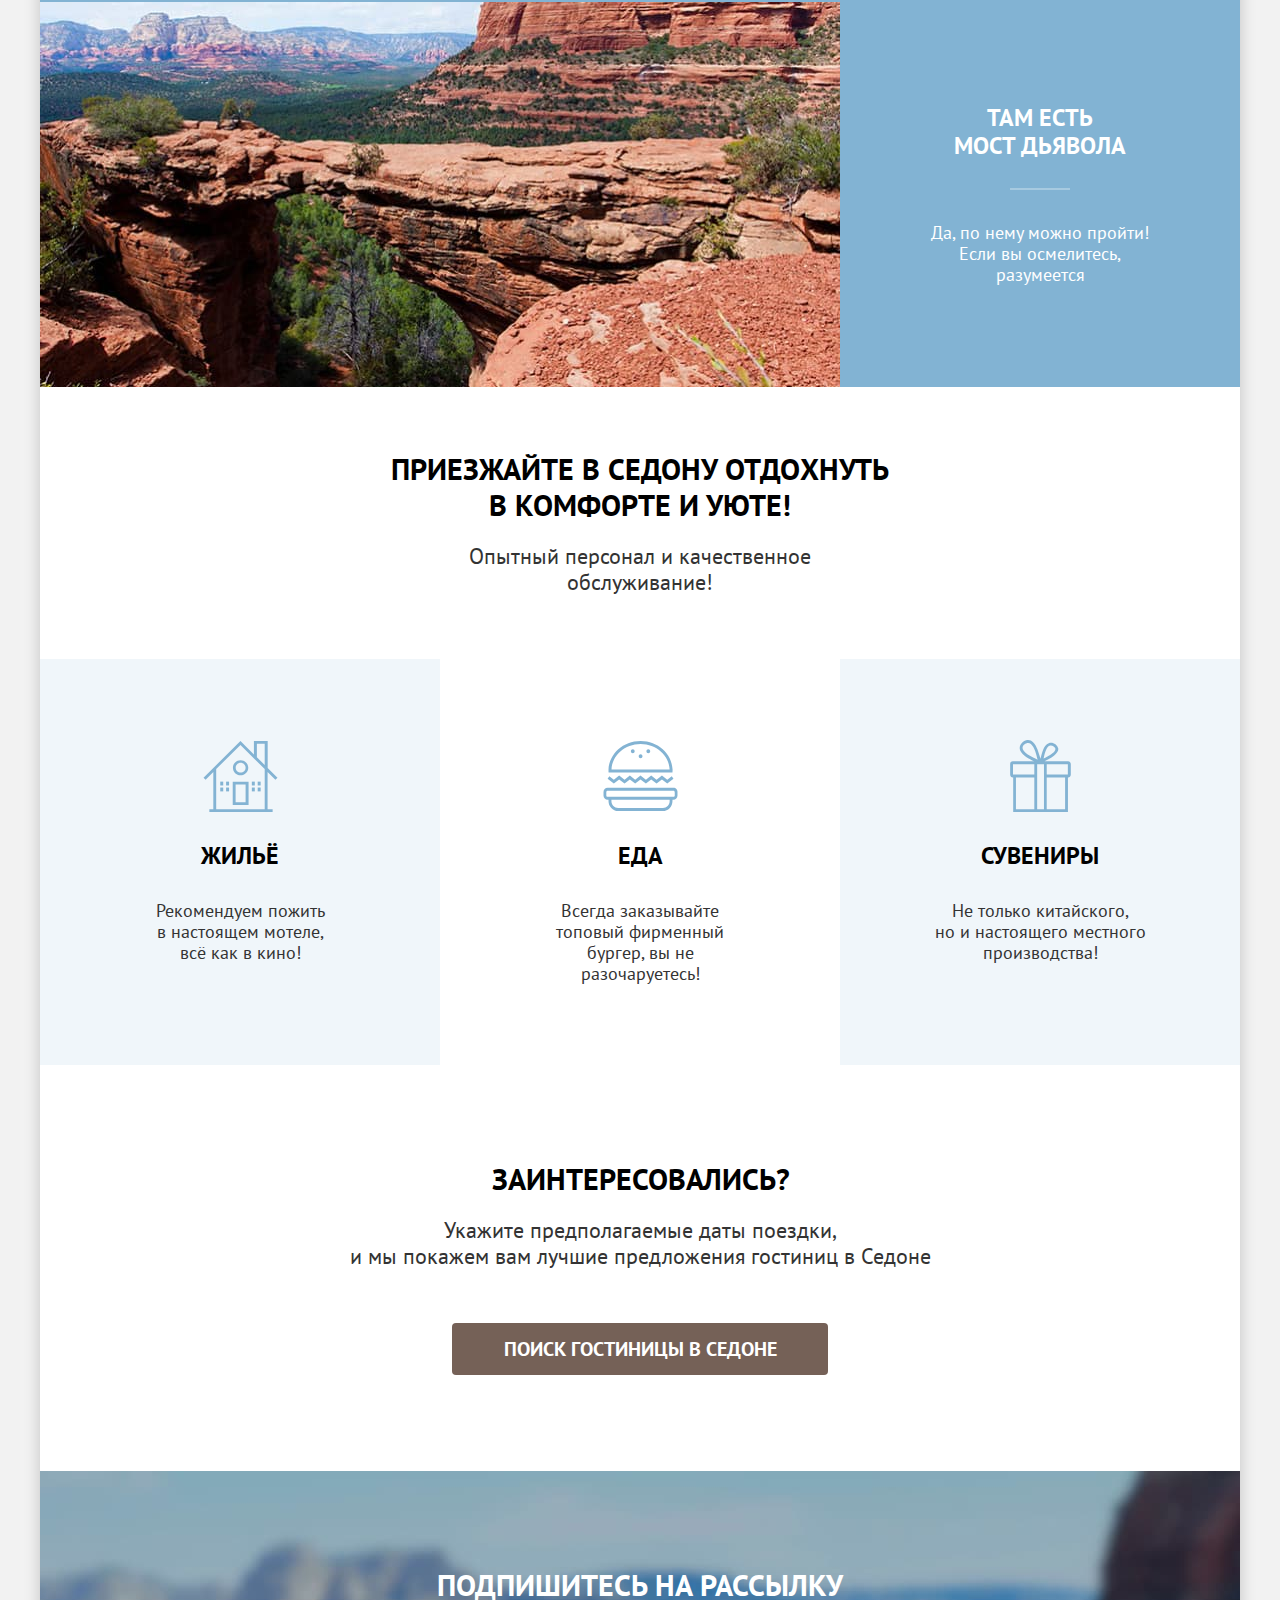
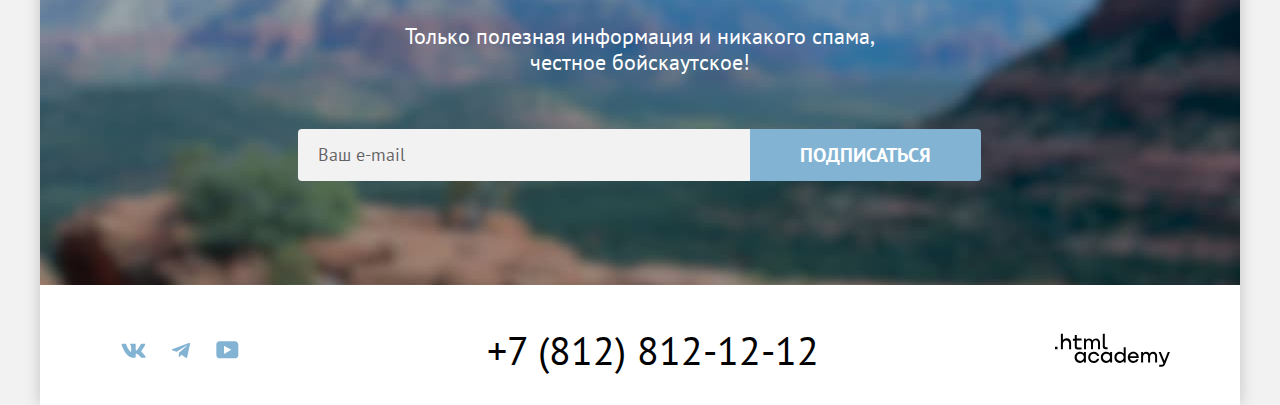
<file: 1/modal.html>
<!DOCTYPE html>
<html lang="ru">
  <head>
    <meta charset="utf-8">
    <title>HTML Academy: Седона</title>
    <link rel="stylesheet" href="styles/styles.css">
    <link rel="icon" type="image/png" sizes="32x32" href="images/favicon.png">
    <base href="https://htmlacademy-htmlcss.github.io/2368575-sedona-2/1/">
</head>
  <body>
    <header class="page-header" data-test="header">
      <nav class="navigation">
        <a class="navigation-logo" href="index.html">
          <img class="logo-image" src="images/logo.svg" width="140" height="70" alt="Логотип сайта города Седона">
        </a>
        <ul class="navigation-list">
          <li class="navigation-item">
            <a class="navigation-link navigation-link-active" href="index.html">Главная</a>
          </li>
          <li class="navigation-item">
            <a class="navigation-link" href="#">О Седоне</a>
          </li>
          <li class="navigation-item">
            <a class="navigation-link" href="catalog.html">Гостиницы</a>
          </li>
        </ul>
        <ul class="navigation-list navigation-user">
          <li class="navigation-item">
            <a class="navigation-link navigation-icon icon-search" href="modal.html">
              <span class="visually-hidden">Поиск</span>
            </a>
          </li>
          <li class="navigation-item">
            <a class="navigation-link navigation-icon icon-like" href="#">
              <span class="visually-hidden">Избранное</span>
              <span class="likes-number">12</span>
            </a>
          </li>
          <li class="navigation-item navigation-item-button">
            <a class="button navigation-button" href="#">Хочу сюда!</a>
          </li>
        </ul>
      </nav>
    </header>

    <main class="page-container main-index" data-test="main">
      <section class="hero" data-test="hero">
        <h1 class="visually-hidden">Седона</h1>
        <img class="hero-image" src="images/welcome.svg" width="458" height="352" alt="Добро пожаловать в Седону.">
      </section>
      <section class="advantages" data-test="advantages">
        <h2 class="advantages-title">Седона — небольшой городок в Аризоне, заслуживающий большего! </h2>
        <p class="advantages-reasons">Рассмотрим причины, по которым Седона круче, чем Гранд-Каньон!</p>
        <ul class="advantages-list">
          <li class="advantages-item big-item">
            <div class="advantages-wrap">
            <h3 class="advantages-subtitle">Настоящий городок</h3>
            <p class="advantages-text advantages-text-light">Седона — не аттракцион для туристов, там течёт своя жизнь</p>
          </div>
            <img class="advantages-image" src="images/advantages-photo-1.jpg" width="800" height="385" alt="Вид на дома Седоны">
          </li>
          <li class="advantages-item advantages-light">
            <h3 class="advantages-subtitle">Небольшая площадь</h3>
            <p class="advantages-text">Все достопримечательности находятся очень близко</p>
          </li>
          <li class="advantages-item advantages-medium">
            <h3 class="advantages-subtitle">Красивая дорога</h3>
            <p class="advantages-text">Ехать в Седону из Лас-Вегаса совсем не скучно!</p>
          </li>
          <li class="advantages-item advantages-light">
            <h3 class="advantages-subtitle">Мало туристов</h3>
            <p class="advantages-text">Большинство едет в Гранд Каньон и толпится там</p>
          </li>
          <li class="advantages-item big-item">
            <div class="advantages-wrap">
            <h3 class="advantages-subtitle">Там есть <br>мост дьявола</h3>
            <p class="advantages-text advantages-text-light">Да, по нему можно пройти! Если вы осмелитесь, разумеется</p>
          </div>
            <img class="advantages-image" src="images/advantages-photo-2.jpg" width="800" height="385" alt="Вид на мост дьявола">
          </li>
        </ul>
      </section>
      <section class="services">
        <h2 class="services-title">Приезжайте в Седону отдохнуть в комфорте и уюте!</h2>
        <p class="services-description">Опытный персонал и качественное обслуживание!</p>
        <ul class="services-list">
          <li class="services-item">
            <h3 class="services-subtitle services-icon services-icon-home">Жильё</h3>
            <p class="services-text">Рекомендуем пожить <br>в настоящем мотеле, <br>всё как в кино!</p>
          </li>
          <li class="services-item">
            <h3 class="services-subtitle services-icon services-icon-food">Еда</h3>
            <p class="services-text">Всегда заказывайте <br>топовый фирменный бургер, вы не разочаруетесь!</p>
          </li>
          <li class="services-item">
            <h3 class="services-subtitle services-icon services-icon-souvenir">Сувениры</h3>
            <p class="services-text">Не только китайского, <br>но и настоящего местного производства!</p>
          </li>
        </ul>
      </section>
      <section class="search" data-test="search">
        <h2>Заинтересовались?</h2>
        <p>Укажите предполагаемые даты поездки,<br> и мы покажем вам лучшие предложения гостиниц в Седоне</p>
        <a class="button button-all" href="#">Поиск гостиницы в Седоне</a>
      </section>
      <section class="newsletter" data-test="subscribe">
        <h2>Подпишитесь на рассылку</h2>
        <p>Только полезная информация и никакого спама, честное бойскаутское!</p>
        <form class="newsletter-form" action="https://echo.htmlacademy.ru/" method="post">
          <label class="visually-hidden" for="newsletter-email">Ваш email</label>
          <input class="field" id="newsletter-email" type="email" placeholder="Ваш e-mail" name="newsletter-email" >
          <button class="button newsletter-button" type="submit">Подписаться</button>
        </form>
      </section>
    </main>

    <footer class="page-footer" data-test="footer">
      <h2 class="visually-hidden">Контакты</h2>
      <ul class="social-list">
        <li class="social-item">
          <a class="social-link" href="https://vk.com/htmlacademy">
            <svg class="social-icon" target="_blank" aria-hidden="true" focusable="false" xmlns="http://www.w3.org/2000/svg" width="25" height="15" fill="none" viewBox="0 0 25 15"><path fill-rule="evenodd" d="M24.12 1.8c.16-.54 0-.94-.8-.94H20.7c-.67 0-.98.34-1.15.73 0 0-1.33 3.2-3.22 5.27-.61.6-.9.8-1.23.8-.16 0-.41-.2-.41-.75v-5.1c0-.66-.19-.95-.74-.95H9.82c-.42 0-.67.3-.67.59 0 .62.95.76 1.04 2.51v3.8c0 .83-.15.98-.48.98-.9 0-3.06-3.2-4.34-6.88-.25-.72-.5-1-1.18-1H1.57c-.75 0-.9.34-.9.73 0 .68.89 4.07 4.14 8.55 2.17 3.06 5.23 4.72 8 4.72 1.68 0 1.88-.37 1.88-1v-2.32c0-.74.16-.88.7-.88.38 0 1.05.19 2.6 1.66 1.79 1.75 2.08 2.54 3.08 2.54h2.63c.75 0 1.12-.37.9-1.1-.23-.72-1.08-1.77-2.2-3.02-.62-.71-1.54-1.48-1.82-1.86-.39-.5-.28-.71 0-1.15 0 0 3.2-4.42 3.54-5.93Z" clip-rule="evenodd"/></svg>
            <span class="visually-hidden">Вконтакте</span>
          </a>
        </li>
        <li class="social-item">
          <a class="social-link" href="https://t.me/htmlacademy">
            <svg class="social-icon" target="_blank" aria-hidden="true" focusable="false" xmlns="http://www.w3.org/2000/svg" width="18" height="17" fill="none" viewBox="0 0 18 17"><path d="M16.79.96.84 7.1c-1.09.44-1.08 1.05-.2 1.32l4.1 1.28 9.47-5.98c.44-.27.85-.13.52.17l-7.68 6.93-.28 4.22c.41 0 .6-.2.83-.41l1.99-1.94 4.13 3.06c.77.42 1.31.2 1.5-.71l2.72-12.8c.28-1.1-.43-1.61-1.16-1.28Z"/></svg>
            <span class="visually-hidden">Телеграм</span>
          </a>
        </li>
        <li class="social-item">
          <a class="social-link" href="https://www.youtube.com/user/htmlacademyru">
            <svg class="social-icon" target="_blank" aria-hidden="true" focusable="false" xmlns="http://www.w3.org/2000/svg" width="23" height="18" fill="none" viewBox="0 0 23 18"><path d="M18.94.36H3.51C1.65.36.33 1.95.33 3.76v10.09c0 1.91 1.32 3.5 3.18 3.5h15.65c1.64 0 3.17-1.59 3.17-3.4V3.76c-.22-1.8-1.53-3.4-3.39-3.4ZM7.99 12.89V4.82l7.34 4.04-7.34 4.03Z"/></svg>
            <span class="visually-hidden">Ютуб</span>
          </a>
        </li>
      </ul>
      <a class="contact-phone" target="_blank" href="tel:+78128121212">+7 (812) 812-12-12</a>
      <a class="htmlacademy-link" target="_blank" href="https://htmlacademy.ru/">
        <svg class="html-academy-logo" role="img" aria-label="логотип разработчика HTML Academy" xmlns="http://www.w3.org/2000/svg" width="115" height="34" fill="none" viewBox="0 0 115 34"><path  d="M0 13.72v2.6h2.5v-2.6H0ZM11.6 5.32c-1.6 0-2.8.7-3.6 1.7h-.1V.82h-2v15.5h2v-5.3c0-2.1 1.3-3.6 3.3-3.6 1.8 0 2.9 1.4 2.9 3.2v5.7h2v-6.1c.1-3-1.8-4.9-4.5-4.9ZM26.6 5.62h-4.8v-3.7h-2v3.8h-1.9v2h1.9v6c0 1.7 1 2.7 2.7 2.7h4.1v-2h-3.7c-.7 0-1.1-.4-1.1-1.1v-5.7h4.8v-2ZM41.1 5.42c-1.6 0-2.9.8-3.5 2.1h-.1c-.6-1.2-1.8-2.1-3.4-2.1-1.4 0-2.5.8-3.1 1.8h-.1v-1.6H29v10.6h2v-5.4c0-2 1-3.5 2.6-3.5 1.5 0 2.4 1 2.4 2.6v6.3h2v-5.6c0-2.4 1.4-3.3 2.6-3.3 1.5 0 2.4 1 2.4 2.6v6.3h2v-6.5c.1-2.5-1.4-4.3-3.9-4.3ZM47.8 13.52c0 1.7 1 2.7 2.8 2.7h2v-2h-1.7c-.7 0-1.1-.4-1.1-1.1V.82h-2v12.7ZM28.9 20.52c-.9-1.1-2.2-1.8-3.9-1.8-3.1 0-5.4 2.3-5.4 5.6s2.3 5.6 5.4 5.6c1.8 0 3-.8 3.8-1.9h.1v1.6h2v-10.6h-2v1.5Zm-3.6 7.4c-2.2 0-3.6-1.6-3.6-3.6s1.4-3.6 3.6-3.6 3.6 1.6 3.6 3.6c0 1.9-1.4 3.6-3.6 3.6ZM44.2 22.82c-.5-2.4-2.6-4.1-5.4-4.1a5.4 5.4 0 0 0-5.6 5.6c0 3.1 2.2 5.6 5.6 5.6 2.8 0 4.9-1.8 5.4-4.2h-2.1a3.4 3.4 0 0 1-3.3 2.3c-2.2 0-3.6-1.6-3.6-3.6s1.4-3.6 3.6-3.6c1.6 0 2.8 1 3.3 2.2h2.1v-.2ZM55.1 20.52c-.9-1.1-2.2-1.8-3.9-1.8-3.1 0-5.4 2.3-5.4 5.6s2.3 5.6 5.4 5.6c1.8 0 3-.8 3.8-1.9h.1v1.6h2v-10.6h-2v1.5Zm-3.6 7.4c-2.2 0-3.6-1.6-3.6-3.6s1.4-3.6 3.6-3.6 3.6 1.6 3.6 3.6c0 1.9-1.5 3.6-3.6 3.6ZM68.7 20.62c-.9-1.1-2.2-1.9-3.9-1.9-3.1 0-5.4 2.3-5.4 5.6s2.2 5.6 5.4 5.6c1.7 0 3-.8 3.8-1.8h.1v1.5h2v-15.4h-2v6.4Zm-3.6 7.3c-2.2 0-3.6-1.6-3.6-3.6s1.4-3.6 3.6-3.6 3.6 1.6 3.6 3.6c-.1 2-1.5 3.6-3.6 3.6ZM78.3 18.72c-3.3 0-5.5 2.5-5.5 5.6 0 3 2.1 5.6 5.5 5.6 2.5 0 4.5-1.3 5.2-3.6h-2.1c-.5 1-1.6 1.6-3 1.6-1.9 0-3.3-1.3-3.4-2.9h8.8c.2-3.6-2-6.3-5.5-6.3Zm0 1.9c1.7 0 3 1 3.3 2.6h-6.5c.3-1.5 1.5-2.6 3.2-2.6ZM98.2 18.72c-1.6 0-2.9.8-3.6 2h-.1c-.6-1.2-1.8-2-3.4-2-1.4 0-2.5.7-3.1 1.8v-1.5h-1.9v10.6h2v-5.4c0-2 1-3.4 2.6-3.5 1.5 0 2.4 1 2.4 2.6v6.3h2v-5.6c0-2.4 1.4-3.3 2.6-3.3 1.5 0 2.4 1 2.4 2.6v6.3h2v-6.5c.1-2.6-1.4-4.4-3.9-4.4ZM109.4 27.82l-3.6-8.9h-2.2l4.8 11.6c-.3.9-.7 1.2-1.7 1.2h-2.5v2h2.5c1.8 0 2.8-.8 3.5-2.6l4.7-12.2h-2.1l-3.4 8.9Z"/></svg>
        <span class="visually-hidden">Логотип HTML академии</span>
      </a>
    </footer>

    <div class="modal-container">
      <div class="modal modal-search" data-test="modal" >
        <button type="button" class="modal-close-button">
          <span class="visually-hidden">Закрыть</span>
          <svg class="close-icon" aria-hidden="true" focusable="false" xmlns="http://www.w3.org/2000/svg" width="14" height="14" fill="none" viewBox="0 0 14 14"><path  d="M14 1.3 12.7 0 7 5.7 1.3 0 0 1.3 5.7 7 0 12.7 1.3 14 7 8.3l5.7 5.7 1.3-1.3L8.3 7 14 1.3Z"/></svg>
        </button>
        <section class="modal-content">
          <h2 class="modal-title">Поиск гостиницы в Седоне</h2>
          <form class="search-form" action="https://echo.htmlacademy.ru/" method="post">
            <div class="search-form-group">
              <div class="search-group">
                <label class="search-label label-check-in" for="check-in-data">Дата Заезда:</label>
                <input class="field search-field icon-calendar" id="check-in-data" name="check-in-data" type="text" value="27 апреля 2020" placeholder="Укажите дату" required>
              </div>
              <p class="warning check-in-warning">Мы не можем отправить вас в прошлое.</p>
            </div>
            <div class="search-form-group">
              <div class="search-group">
                <label class="search-label label-check-out" for="check-out-data">Дата Выезда:</label>
                <input class="field search-field icon-calendar" id="check-out-data" name="check-out-data" type="text" value="1 сентября 2025" placeholder="Укажите дату" required>
              </div>
              <p class="warning check-out-warning">На эти даты есть свободные номера. Пока есть.</p>
            </div>
            <div class="counter-form-group">
            <div class="counter-group adults-counter">
              <label class="counter-label" for="adults-count">Взрослые:</label>
              <div class="input-group">
                <input class="field adults-count-field" id="adults-count" type="number" name="adults-count" value="2" step="1" max="100">
                <svg class="minus-icon" role="button" xmlns="http://www.w3.org/2000/svg" width="20" height="20" fill="none" viewBox="0 0 20 20"><path fill="#756157" fill-opacity=".3" d="M3 9v2h14V9H3Z"/></svg>
                <svg class="plus-icon" role="button" xmlns="http://www.w3.org/2000/svg" width="20" height="20" fill="none" viewBox="0 0 20 20"><path fill="#756157" fill-opacity=".3" d="M17 9h-6V3H9v6H3v2h6v6h2v-6h6V9Z"/></svg>
              </div>
            </div>

            <div class="counter-group children-counter">
              <span class="form-label">
                <label class="counter-label" for="children-count">Дети:</label>
                <span class="tooltip">
                  <button type="button" class="tooltip-toggle" aria-labelledby="tooltip-label-date">
                    <svg  class="tooltip-icon" xmlns="http://www.w3.org/2000/svg" width="26" height="26" fill="none" viewBox="0 0 26 26"><circle cx="13" cy="13" r="13" fill="#83B3D3"/><path d="M12 7h2v2h-2V7Zm2 12h-2v-9h2v9Z" clip-rule="evenodd"/></svg>
                  </button>
                  <span class="tooltip-text" role="tooltip" id="tooltip-label-date">Укажите количество детей, которые будут с вами, возраст которых от 6 до 18 лет. Дети до 6 лет размещаются бесплатно.</span>
                </span>
              </span>
              <div class="input-group">
                <input class="field children-count-field" id="children-count" type="number" name="children-count" value="2" step="1" max="100">
                <svg class="minus-icon" role="button" xmlns="http://www.w3.org/2000/svg" width="20" height="20" fill="none" viewBox="0 0 20 20"><path fill="#756157" fill-opacity=".3" d="M3 9v2h14V9H3Z"/></svg>
                <svg class="plus-icon" role="button" xmlns="http://www.w3.org/2000/svg" width="20" height="20" fill="none" viewBox="0 0 20 20"><path fill="#756157" fill-opacity=".3" d="M17 9h-6V3H9v6H3v2h6v6h2v-6h6V9Z"/></svg>
              </div>
            </div>
          </div>
            <button type="submit" class="button modal-search-button">Найти</button>
          </form>
        </section>
      </div>
    </div>
  </body>
</html>
</file>
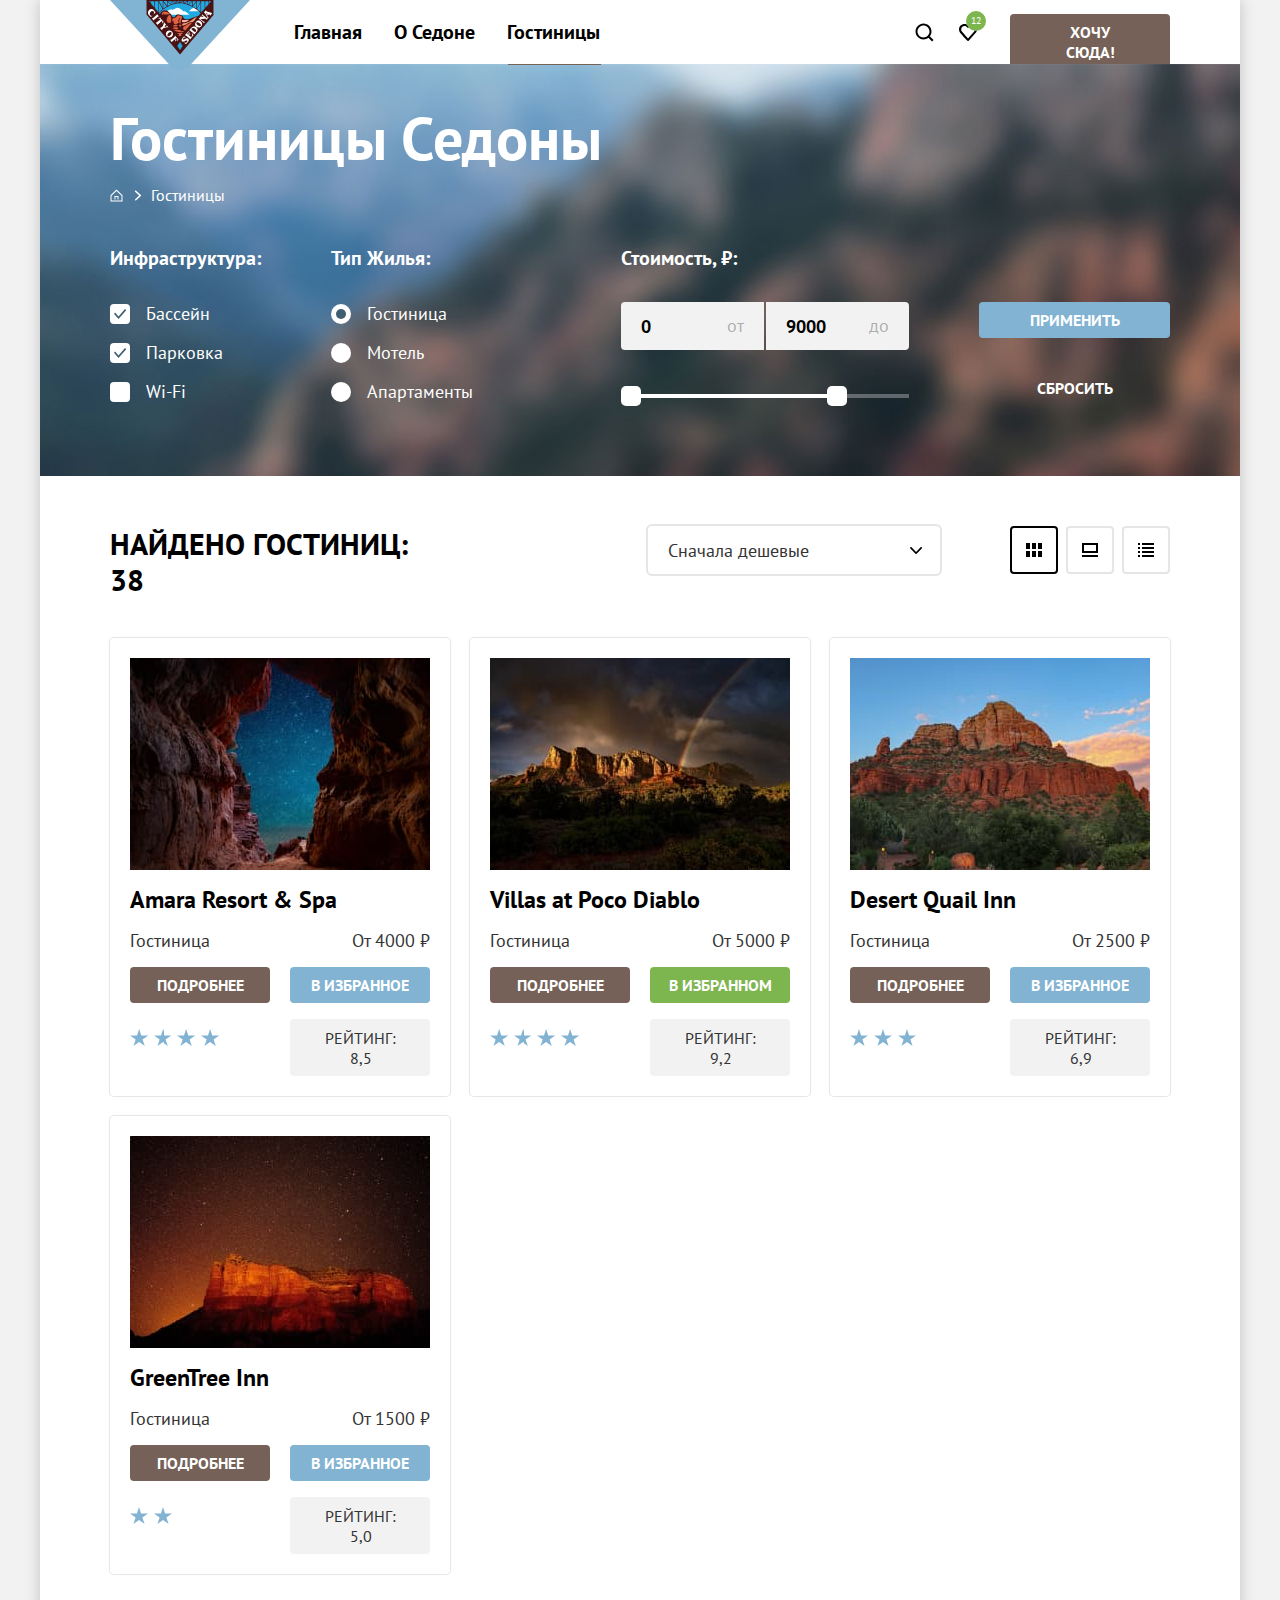
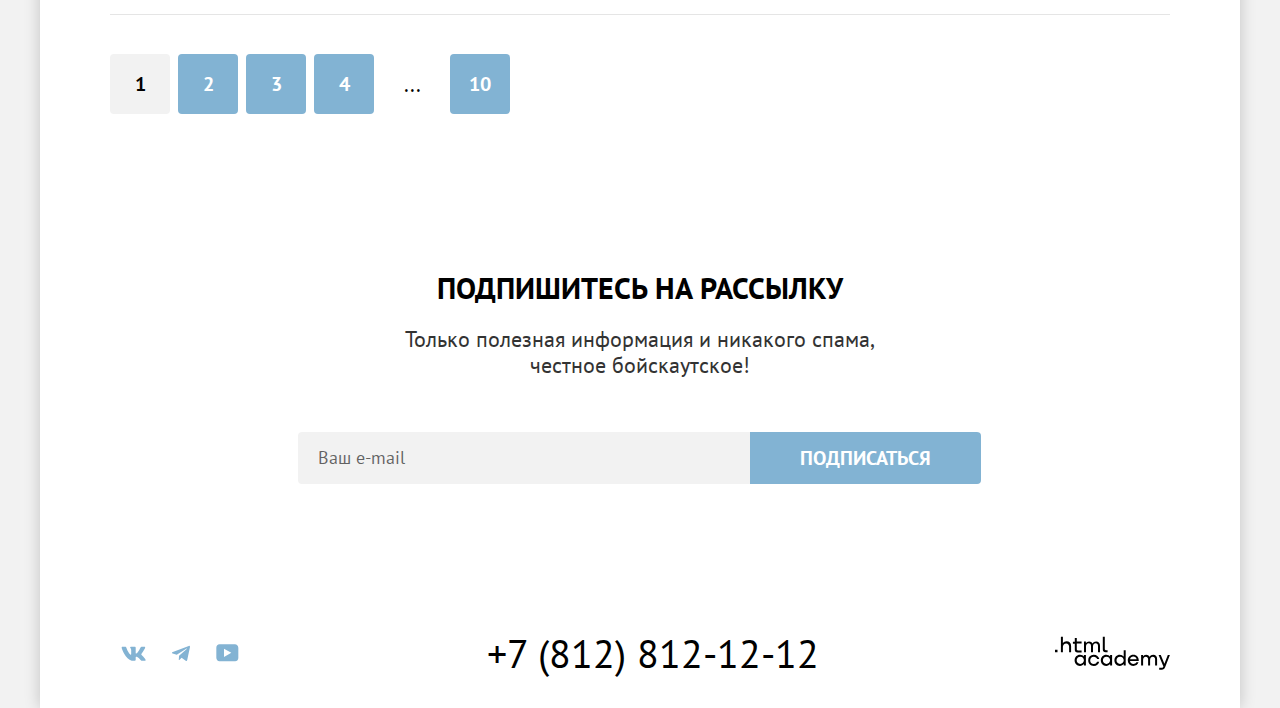
<file: 2368575-sedona-2-master/catalog.html>
<!DOCTYPE html>
<html lang="ru">
  <head>
    <meta charset="utf-8">
    <title>HTML Academy: Седона</title>
    <link rel="stylesheet" href="styles/styles.css">
    <link rel="icon" type="image/png" sizes="32x32" href="images/favicon.png">
  </head>
  <body>
    <header class="page-header" data-test="header">
      <nav class="navigation">
        <a class="navigation-logo" href="index.html">
          <img class="logo-image" src="images/logo.svg" width="140" height="70" alt="Логотип сайта города Седона">
        </a>
        <ul class="navigation-list">
          <li class="navigation-item">
            <a class="navigation-link" href="index.html">Главная</a>
          </li>
          <li class="navigation-item">
            <a class="navigation-link" href="#">О Седоне</a>
          </li>
          <li class="navigation-item">
            <a class="navigation-link" href="catalog.html">Гостиницы</a>
          </li>
        </ul>
        <ul class="navigation-list navigation-user">
          <li class="navigation-item">
            <a class="navigation-link navigation-icon icon-search" href="modal.html">
              <span class="visually-hidden">Поиск</span>
            </a>
          </li>
          <li class="navigation-item">
            <a class="navigation-link navigation-icon icon-like" href="#">
              <span class="visually-hidden">Избранное</span>
              <span class="likes-number">12</span>
            </a>
          </li>
          <li class="navigation-item navigation-item-button">
            <a class="button navigation-button" href="#">Хочу сюда!</a>
          </li>
        </ul>
      </nav>
    </header>

    <main class="main-inner" data-test="main">
      <section class="catalog-filter" data-test="filter">
        <div class="catalog-container">
        <h1 class="catalog-title">Гостиницы Седоны</h1>
        <ul class="breadcrumbs">
          <li class="breadcrumbs-item">
            <a class="breadcrumbs-link breadcrumbs-home" href="index.html">
              <span class="visually-hidden">Домашняя страница</span>
            </a>
          </li>
          <li class="breadcrumbs-item">
            <a class="breadcrumbs-link breadcrumbs-catalog" href="#">Гостиницы</a>
          </li>
        </ul>
        <h2 class="visually-hidden">Список фильтров для поиска жилья</h2>
        <form class="catalog-filter-form" action="https://echo.htmlacademy.ru/" method="get">
          <fieldset class="catalog-filter-group group-1">
            <legend class="catalog-filter-title">Инфраструктура:</legend>
            <ul class="catalog-filter-list">
              <li class="catalog-filter-item">
                <label class="control">
                  <input class="visually-hidden control-input" type="checkbox" name="pool" checked>
                  <span class="control-mark"></span>
                  <span class="control-label">Бассейн</span>
                </label>
              </li>
              <li class="catalog-filter-item">
                <label class="control">
                  <input class="visually-hidden control-input" type="checkbox" name="parking" checked>
                  <span class="control-mark"></span>
                  <span class="control-label">Парковка</span>
                </label>
              </li>
              <li class="catalog-filter-item">
                <label class="control">
                  <input class="visually-hidden control-input" type="checkbox" name="wi-fi">
                  <span class="control-mark"></span>
                  <span class="control-label">Wi-Fi</span>
                </label>
              </li>
            </ul>
          </fieldset>
          <fieldset class="catalog-filter-group group-2">
          <legend class="catalog-filter-title">Тип Жилья:</legend>
          <ul class="catalog-filter-list">
            <li class="catalog-filter-item">
              <label class="control">
                <input class="visually-hidden control-input" type="radio" name="accommodation-type" value="hotel" checked>
                <span class="control-mark"></span>
                <span class="control-label">Гостиница</span>
              </label>
            </li>
            <li class="catalog-filter-item">
              <label class="control">
                <input class="visually-hidden control-input" type="radio" name="accommodation-type" value="motel">
                <span class="control-mark"></span>
                <span class="control-label">Мотель</span>
              </label>
            </li>
            <li class="catalog-filter-item">
              <label class="control">
                <input class="visually-hidden control-input" type="radio" name="accommodation-type" value="apartment">
                <span class="control-mark"></span>
                <span class="control-label">Апартаменты</span>
              </label>
            </li>
          </ul>
        </fieldset>
        <fieldset class="catalog-filter-group group-3">
          <legend class="catalog-filter-title">Стоимость, ₽:</legend>
          <div class="range-wrapper-inputs">
            <label class="catalog-filter-label">
              <span class="filter-label-text">от</span>
              <input class="field range-input min-price" type="number" value="0" name="min-price" required>
            </label>
            <label class="catalog-filter-label">
              <span class="filter-label-text">до</span>
              <input class=" field range-input max-price" type="number" value="9000" name="max-price" required>
            </label>
          </div>
          <div class="range-scale">
            <div class="range-bar" style="left: 0; width: 216px">
              <button type="button" class="range-toggle toggle-min">
                <span class="visually-hidden">Изменить минимальную цену</span>
              </button>
              <button type="button" class="range-toggle toggle-max">
                <span class="visually-hidden">Изменить максимальную цену</span>
              </button>
            </div>
          </div>
        </fieldset>
        <div class="filter-buttons">
          <button class="button button-submit" type="submit">Применить</button>
          <button class="button button-reset" type="reset">Сбросить</button>
        </div>
        </form>
      </div>
      </section>
      <section class="catalog-products" data-test="catalog">
        <div class="select-container">
          <h2>Найдено гостиниц: 38</h2>
          <div class="select sorting-type">
          <select class="select-control" aria-label="Сортировка">
            <option value="cheap">Сначала дешевые</option>
            <option value="expensive">Сначала дорогие</option>
          </select>
          </div>
          <div class="view-buttons">
            <a class="card-grid-toggle card-grid-toggle-current" href="#">
              <svg aria-hidden="true" focusable="false" xmlns="http://www.w3.org/2000/svg" width="16" height="14" fill="none" viewBox="0 0 16 14"><g fill="#000" clip-path="url(#a)"><path d="M4 0H0v6h4V0ZM16 0h-4v6h4V0ZM10 0H6v6h4V0ZM4 8H0v6h4V8ZM16 8h-4v6h4V8ZM10 8H6v6h4V8Z"/></g><defs><clipPath id="a"><path fill="#fff" d="M0 0h16v14H0z"/></clipPath></defs></svg>
              <span class="visually-hidden">Показать карточками</span>
            </a>
            <a class="card-grid-toggle" href="#">
              <svg aria-hidden="true" focusable="false" xmlns="http://www.w3.org/2000/svg" width="16" height="14" fill="none" viewBox="0 0 16 14"><g fill="#000" clip-path="url(#aa)"><path d="M16 12H0v2h16v-2ZM14 2v6H2V2h12Zm2-2H0v10h16V0Z"/></g><defs><clipPath id="aa"><path fill="#fff" d="M0 0h16v14H0z"/></clipPath></defs></svg>
              <span class="visually-hidden">Показать по одному</span>
            </a>
            <a class="card-grid-toggle" href="#">
              <svg aria-hidden="true" focusable="false" xmlns="http://www.w3.org/2000/svg" width="16" height="14" fill="none" viewBox="0 0 16 14"><g fill="#000" clip-path="url(#aaa)"><path d="M2 0H0v2h2V0ZM16 0H4v2h12V0ZM2 4H0v2h2V4ZM16 4H4v2h12V4ZM2 8H0v2h2V8ZM16 8H4v2h12V8ZM2 12H0v2h2v-2ZM16 12H4v2h12v-2Z"/></g><defs><clipPath id="aaa"><path fill="#fff" d="M0 0h16v14H0z"/></clipPath></defs></svg>
              <span class="visually-hidden">Показать список</span>
            </a>
          </div>
        </div>
        <ul class="catalog-card-list">
          <li class="catalog-card-item">
            <a class="card-link" href="#">
              <img class="card-image" src="images/hotel-1.jpg" width="300" height="212" alt="Вид на звездное небо через ущелье">
            </a>
            <a class="card-title-link" href="#">
              <h3 class="card-title">Amara Resort & Spa</h3>
            </a>
            <p class="card-description">Гостиница</p>
            <p class="card-price">От 4000 ₽</p>
            <a class="button button-more" href="#">Подробнее</a>
            <button type="button" class="button card-favourite">В избранное</button>
            <div class="star star-4" role="img" aria-label="4 звезды">
              <span class="visually-hidden">Отель 4 звезды</span>
            </div>
            <p class="card-rating">Рейтинг: 8,5</p>
          </li>
          <li class="catalog-card-item">
            <a class="card-link" href="#">
              <img class="card-image" src="images/hotel-2.jpg" width="300" height="212" alt="Горы и радуга на фоне облачного неба">
            </a>
            <a class="card-title-link" href="#">
              <h3 class="card-title">Villas at Poco Diablo</h3>
            </a>
            <p class="card-description">Гостиница</p>
            <p class="card-price">От 5000 ₽</p>
            <a class="button button-more" href="#">Подробнее</a>
            <button type="button" class="button card-favourite card-favourite-option">В избранном</button>
            <div class="star star-4" role="img" aria-label="4 звезды">
              <span class="visually-hidden">Отель 4 звезды</span>
            </div>
            <p class="card-rating">Рейтинг: 9,2</p>
          </li>
          <li class="catalog-card-item">
            <a class="card-link" href="#">
              <img class="card-image" src="images/hotel-3.jpg" width="300" height="212" alt="Дневной вид на горы">
            </a>
            <a class="card-title-link" href="#">
              <h3 class="card-title">Desert Quail Inn</h3>
            </a>
            <p class="card-description">Гостиница</p>
            <p class="card-price">От 2500 ₽</p>
            <a class="button button-more" href="#">Подробнее</a>
            <button type="button" class="button card-favourite">В избранное</button>
            <div class="star star-3" role="img" aria-label="3 звезды">
              <span class="visually-hidden">Отель 3 звезды</span>
            </div>
            <p class="card-rating">Рейтинг: 6,9</p>
          </li>
          <li class="catalog-card-item">
            <a class="card-link" href="#">
              <img class="card-image" src="images/hotel-4.jpg" width="300" height="212" alt="Горы на фоне звёздного неба">
            </a>
            <a class="card-title-link" href="#">
              <h3 class="card-title">GreenTree Inn</h3>
            </a>
            <p class="card-description">Гостиница</p>
            <p class="card-price">От 1500 ₽</p>
            <a class="button button-more" href="#">Подробнее</a>
            <button type="button" class="button card-favourite">В избранное</button>
            <div class="star star-2" role="img" aria-label="2 звезды">
              <span class="visually-hidden">Отель 2 звезды</span>
            </div>
            <p class="card-rating">Рейтинг: 5,0</p>
          </li>
        </ul>
        <ul class="pagination">
          <li class="pagination-item">
            <a class="pagination-link pagination-current" href="#">1</a>
          </li>
          <li class="pagination-item">
            <a class="pagination-link" href="#">2</a>
          </li>
          <li class="pagination-item">
            <a class="pagination-link" href="#">3</a>
          </li>
          <li class="pagination-item">
            <a class="pagination-link" href="#">4</a>
          </li>
          <li class="pagination-item pagination-more">
            <span>...</span>
          </li>
          <li class="pagination-item">
            <a class="pagination-link" href="#">10</a>
          </li>
        </ul>
      </section>
      <section class="newsletter-inner" data-test="subscribe">
        <h2>Подпишитесь на рассылку</h2>
        <p>Только полезная информация и никакого спама, честное бойскаутское!</p>
        <form class="newsletter-form" action="https://echo.htmlacademy.ru/" method="post">
          <label class="visually-hidden" for="newsletter-email" hidden>Ваш email</label>
          <input class="field" placeholder="Ваш e-mail" type="email" name="newsletter-email" id="newsletter-email">
          <button class="button newsletter-button" type="submit">Подписаться</button>
        </form>
      </section>
    </main>

    <footer class="page-footer" data-test="footer">
      <h2 class="visually-hidden">Контакты</h2>
      <ul class="social-list">
        <li class="social-item">
          <a class="social-link" href="https://vk.com/htmlacademy">
            <svg class="social-icon" target="_blank" aria-hidden="true" focusable="false" xmlns="http://www.w3.org/2000/svg" width="25" height="15" fill="none" viewBox="0 0 25 15"><path fill-rule="evenodd" d="M24.12 1.8c.16-.54 0-.94-.8-.94H20.7c-.67 0-.98.34-1.15.73 0 0-1.33 3.2-3.22 5.27-.61.6-.9.8-1.23.8-.16 0-.41-.2-.41-.75v-5.1c0-.66-.19-.95-.74-.95H9.82c-.42 0-.67.3-.67.59 0 .62.95.76 1.04 2.51v3.8c0 .83-.15.98-.48.98-.9 0-3.06-3.2-4.34-6.88-.25-.72-.5-1-1.18-1H1.57c-.75 0-.9.34-.9.73 0 .68.89 4.07 4.14 8.55 2.17 3.06 5.23 4.72 8 4.72 1.68 0 1.88-.37 1.88-1v-2.32c0-.74.16-.88.7-.88.38 0 1.05.19 2.6 1.66 1.79 1.75 2.08 2.54 3.08 2.54h2.63c.75 0 1.12-.37.9-1.1-.23-.72-1.08-1.77-2.2-3.02-.62-.71-1.54-1.48-1.82-1.86-.39-.5-.28-.71 0-1.15 0 0 3.2-4.42 3.54-5.93Z" clip-rule="evenodd"/></svg>
            <span class="visually-hidden">Вконтакте</span>
          </a>
        </li>
        <li class="social-item">
          <a class="social-link" href="https://t.me/htmlacademy">
            <svg class="social-icon" target="_blank" aria-hidden="true" focusable="false" xmlns="http://www.w3.org/2000/svg" width="18" height="17" fill="none" viewBox="0 0 18 17"><path d="M16.79.96.84 7.1c-1.09.44-1.08 1.05-.2 1.32l4.1 1.28 9.47-5.98c.44-.27.85-.13.52.17l-7.68 6.93-.28 4.22c.41 0 .6-.2.83-.41l1.99-1.94 4.13 3.06c.77.42 1.31.2 1.5-.71l2.72-12.8c.28-1.1-.43-1.61-1.16-1.28Z"/></svg>
            <span class="visually-hidden">Телеграм</span>
          </a>
        </li>
        <li class="social-item">
          <a class="social-link" href="https://www.youtube.com/user/htmlacademyru">
            <svg class="social-icon" target="_blank" aria-hidden="true" focusable="false" xmlns="http://www.w3.org/2000/svg" width="23" height="18" fill="none" viewBox="0 0 23 18"><path d="M18.94.36H3.51C1.65.36.33 1.95.33 3.76v10.09c0 1.91 1.32 3.5 3.18 3.5h15.65c1.64 0 3.17-1.59 3.17-3.4V3.76c-.22-1.8-1.53-3.4-3.39-3.4ZM7.99 12.89V4.82l7.34 4.04-7.34 4.03Z"/></svg>
            <span class="visually-hidden">Ютуб</span>
          </a>
        </li>
      </ul>
      <a class="contact-phone" target="_blank" href="tel:+78128121212">+7 (812) 812-12-12</a>
      <a class="htmlacademy-link" target="_blank" href="https://htmlacademy.ru/">
        <svg class="html-academy-logo" role="img" aria-label="логотип разработчика HTML Academy" xmlns="http://www.w3.org/2000/svg" width="115" height="34" fill="none" viewBox="0 0 115 34"><path  d="M0 13.72v2.6h2.5v-2.6H0ZM11.6 5.32c-1.6 0-2.8.7-3.6 1.7h-.1V.82h-2v15.5h2v-5.3c0-2.1 1.3-3.6 3.3-3.6 1.8 0 2.9 1.4 2.9 3.2v5.7h2v-6.1c.1-3-1.8-4.9-4.5-4.9ZM26.6 5.62h-4.8v-3.7h-2v3.8h-1.9v2h1.9v6c0 1.7 1 2.7 2.7 2.7h4.1v-2h-3.7c-.7 0-1.1-.4-1.1-1.1v-5.7h4.8v-2ZM41.1 5.42c-1.6 0-2.9.8-3.5 2.1h-.1c-.6-1.2-1.8-2.1-3.4-2.1-1.4 0-2.5.8-3.1 1.8h-.1v-1.6H29v10.6h2v-5.4c0-2 1-3.5 2.6-3.5 1.5 0 2.4 1 2.4 2.6v6.3h2v-5.6c0-2.4 1.4-3.3 2.6-3.3 1.5 0 2.4 1 2.4 2.6v6.3h2v-6.5c.1-2.5-1.4-4.3-3.9-4.3ZM47.8 13.52c0 1.7 1 2.7 2.8 2.7h2v-2h-1.7c-.7 0-1.1-.4-1.1-1.1V.82h-2v12.7ZM28.9 20.52c-.9-1.1-2.2-1.8-3.9-1.8-3.1 0-5.4 2.3-5.4 5.6s2.3 5.6 5.4 5.6c1.8 0 3-.8 3.8-1.9h.1v1.6h2v-10.6h-2v1.5Zm-3.6 7.4c-2.2 0-3.6-1.6-3.6-3.6s1.4-3.6 3.6-3.6 3.6 1.6 3.6 3.6c0 1.9-1.4 3.6-3.6 3.6ZM44.2 22.82c-.5-2.4-2.6-4.1-5.4-4.1a5.4 5.4 0 0 0-5.6 5.6c0 3.1 2.2 5.6 5.6 5.6 2.8 0 4.9-1.8 5.4-4.2h-2.1a3.4 3.4 0 0 1-3.3 2.3c-2.2 0-3.6-1.6-3.6-3.6s1.4-3.6 3.6-3.6c1.6 0 2.8 1 3.3 2.2h2.1v-.2ZM55.1 20.52c-.9-1.1-2.2-1.8-3.9-1.8-3.1 0-5.4 2.3-5.4 5.6s2.3 5.6 5.4 5.6c1.8 0 3-.8 3.8-1.9h.1v1.6h2v-10.6h-2v1.5Zm-3.6 7.4c-2.2 0-3.6-1.6-3.6-3.6s1.4-3.6 3.6-3.6 3.6 1.6 3.6 3.6c0 1.9-1.5 3.6-3.6 3.6ZM68.7 20.62c-.9-1.1-2.2-1.9-3.9-1.9-3.1 0-5.4 2.3-5.4 5.6s2.2 5.6 5.4 5.6c1.7 0 3-.8 3.8-1.8h.1v1.5h2v-15.4h-2v6.4Zm-3.6 7.3c-2.2 0-3.6-1.6-3.6-3.6s1.4-3.6 3.6-3.6 3.6 1.6 3.6 3.6c-.1 2-1.5 3.6-3.6 3.6ZM78.3 18.72c-3.3 0-5.5 2.5-5.5 5.6 0 3 2.1 5.6 5.5 5.6 2.5 0 4.5-1.3 5.2-3.6h-2.1c-.5 1-1.6 1.6-3 1.6-1.9 0-3.3-1.3-3.4-2.9h8.8c.2-3.6-2-6.3-5.5-6.3Zm0 1.9c1.7 0 3 1 3.3 2.6h-6.5c.3-1.5 1.5-2.6 3.2-2.6ZM98.2 18.72c-1.6 0-2.9.8-3.6 2h-.1c-.6-1.2-1.8-2-3.4-2-1.4 0-2.5.7-3.1 1.8v-1.5h-1.9v10.6h2v-5.4c0-2 1-3.4 2.6-3.5 1.5 0 2.4 1 2.4 2.6v6.3h2v-5.6c0-2.4 1.4-3.3 2.6-3.3 1.5 0 2.4 1 2.4 2.6v6.3h2v-6.5c.1-2.6-1.4-4.4-3.9-4.4ZM109.4 27.82l-3.6-8.9h-2.2l4.8 11.6c-.3.9-.7 1.2-1.7 1.2h-2.5v2h2.5c1.8 0 2.8-.8 3.5-2.6l4.7-12.2h-2.1l-3.4 8.9Z"/></svg>
        <span class="visually-hidden">Логотип HTML академии</span>
      </a>
    </footer>
  </body>
</html>
</file>
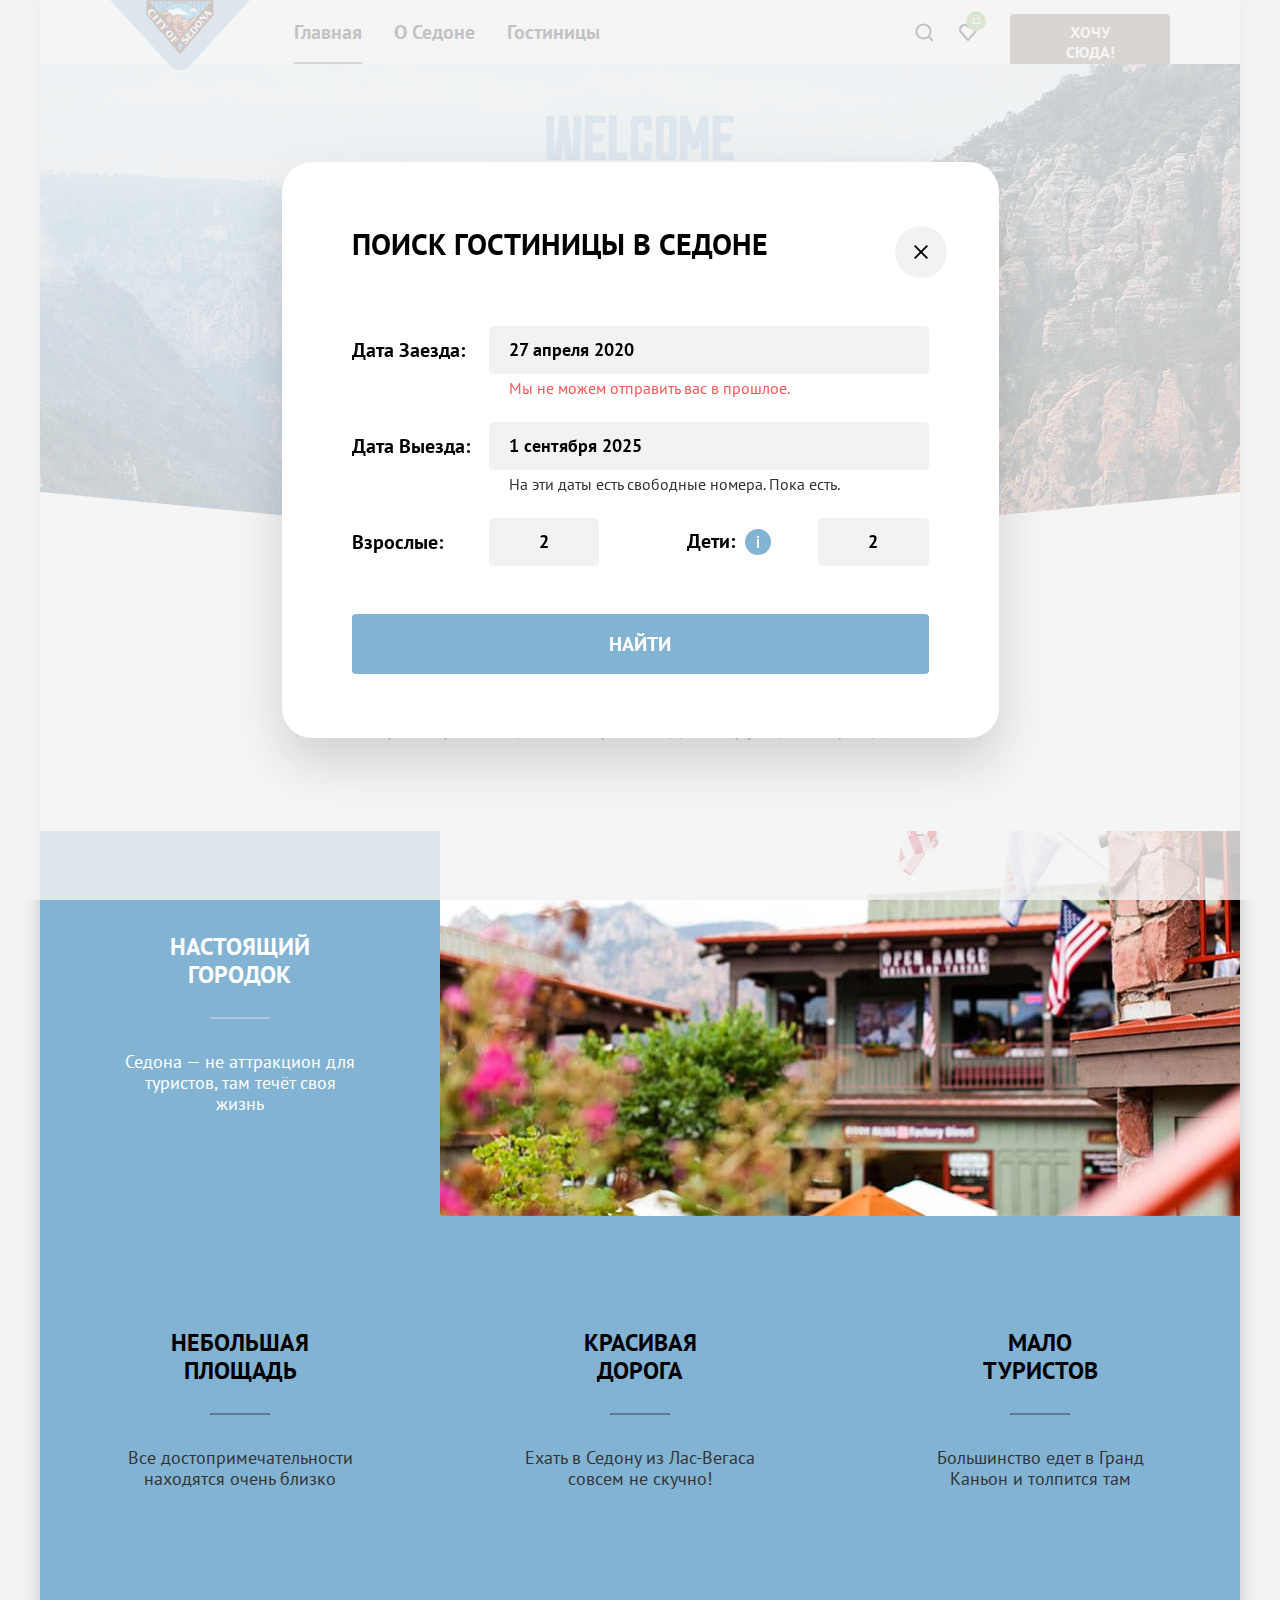
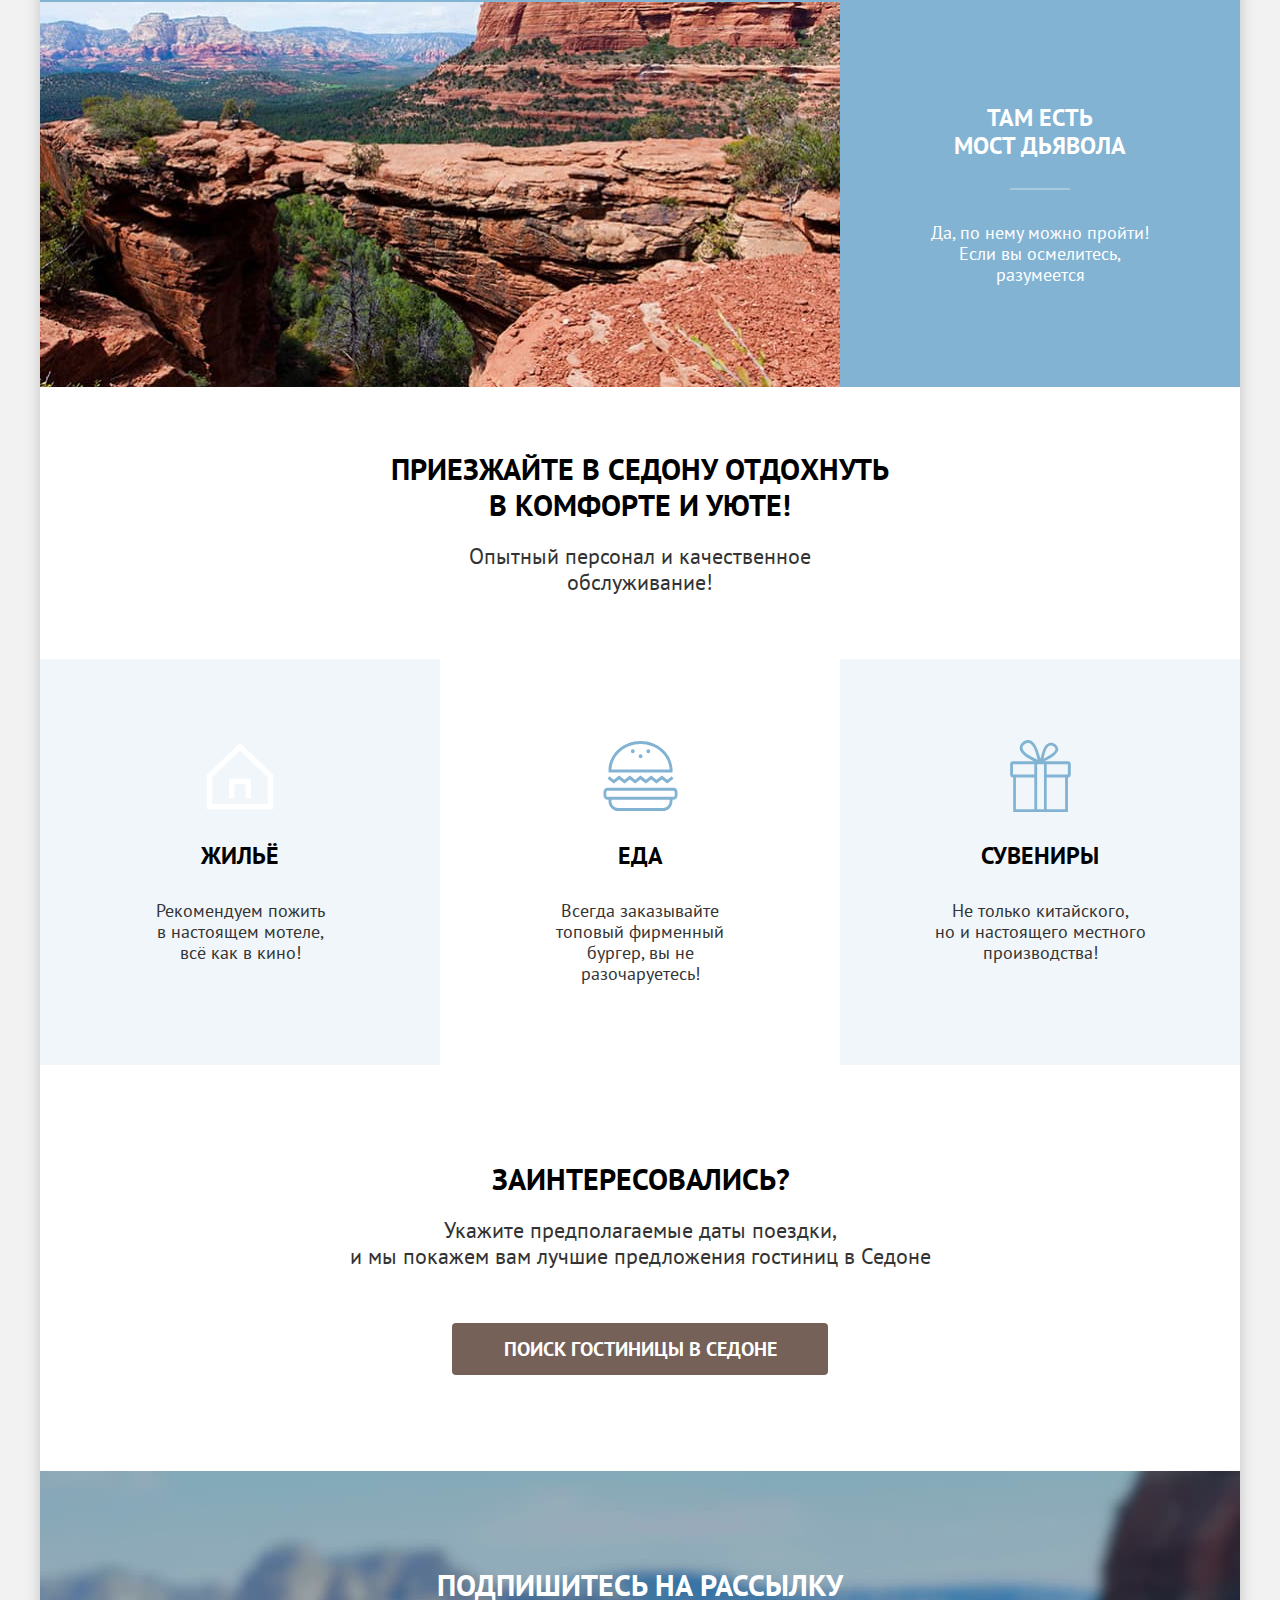
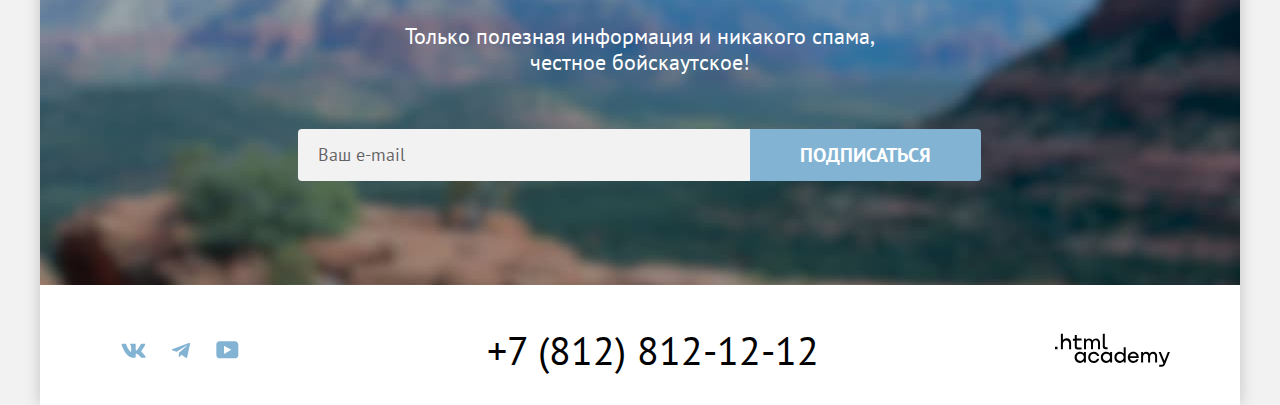
<file: 2368575-sedona-2-master/modal.html>
<!DOCTYPE html>
<html lang="ru">
  <head>
    <meta charset="utf-8">
    <title>HTML Academy: Седона</title>
    <link rel="stylesheet" href="styles/styles.css">
    <link rel="icon" type="image/png" sizes="32x32" href="images/favicon.png">
  </head>
  <body>
    <header class="page-header" data-test="header">
      <nav class="navigation">
        <a class="navigation-logo" href="index.html">
          <img class="logo-image" src="images/logo.svg" width="140" height="70" alt="Логотип сайта города Седона">
        </a>
        <ul class="navigation-list">
          <li class="navigation-item">
            <a class="navigation-link navigation-link-active" href="index.html">Главная</a>
          </li>
          <li class="navigation-item">
            <a class="navigation-link" href="#">О Седоне</a>
          </li>
          <li class="navigation-item">
            <a class="navigation-link" href="catalog.html">Гостиницы</a>
          </li>
        </ul>
        <ul class="navigation-list navigation-user">
          <li class="navigation-item">
            <a class="navigation-link navigation-icon icon-search" href="modal.html">
              <span class="visually-hidden">Поиск</span>
            </a>
          </li>
          <li class="navigation-item">
            <a class="navigation-link navigation-icon icon-like" href="#">
              <span class="visually-hidden">Избранное</span>
              <span class="likes-number">12</span>
            </a>
          </li>
          <li class="navigation-item navigation-item-button">
            <a class="button navigation-button" href="#">Хочу сюда!</a>
          </li>
        </ul>
      </nav>
    </header>

    <main class="page-container main-index" data-test="main">
      <section class="hero" data-test="hero">
        <h1 class="visually-hidden">Седона</h1>
        <img class="hero-image" src="images/welcome.svg" width="458" height="352" alt="Добро пожаловать в Седону.">
      </section>
      <section class="advantages" data-test="advantages">
        <h2 class="advantages-title">Седона — небольшой городок в Аризоне, заслуживающий большего! </h2>
        <p class="advantages-reasons">Рассмотрим причины, по которым Седона круче, чем Гранд-Каньон!</p>
        <ul class="advantages-list">
          <li class="advantages-item big-item">
            <div class="advantages-wrap">
            <h3 class="advantages-subtitle">Настоящий городок</h3>
            <p class="advantages-text advantages-text-light">Седона — не аттракцион для туристов, там течёт своя жизнь</p>
          </div>
            <img class="advantages-image" src="images/advantages-photo-1.jpg" width="800" height="385" alt="Вид на дома Седоны">
          </li>
          <li class="advantages-item advantages-light">
            <h3 class="advantages-subtitle">Небольшая площадь</h3>
            <p class="advantages-text">Все достопримечательности находятся очень близко</p>
          </li>
          <li class="advantages-item advantages-medium">
            <h3 class="advantages-subtitle">Красивая дорога</h3>
            <p class="advantages-text">Ехать в Седону из Лас-Вегаса совсем не скучно!</p>
          </li>
          <li class="advantages-item advantages-light">
            <h3 class="advantages-subtitle">Мало туристов</h3>
            <p class="advantages-text">Большинство едет в Гранд Каньон и толпится там</p>
          </li>
          <li class="advantages-item big-item">
            <div class="advantages-wrap">
            <h3 class="advantages-subtitle">Там есть <br>мост дьявола</h3>
            <p class="advantages-text advantages-text-light">Да, по нему можно пройти! Если вы осмелитесь, разумеется</p>
          </div>
            <img class="advantages-image" src="images/advantages-photo-2.jpg" width="800" height="385" alt="Вид на мост дьявола">
          </li>
        </ul>
      </section>
      <section class="services">
        <h2 class="services-title">Приезжайте в Седону отдохнуть в комфорте и уюте!</h2>
        <p class="services-description">Опытный персонал и качественное обслуживание!</p>
        <ul class="services-list">
          <li class="services-item">
            <h3 class="services-subtitle services-icon services-icon-home">Жильё</h3>
            <p class="services-text">Рекомендуем пожить <br>в настоящем мотеле, <br>всё как в кино!</p>
          </li>
          <li class="services-item">
            <h3 class="services-subtitle services-icon services-icon-food">Еда</h3>
            <p class="services-text">Всегда заказывайте <br>топовый фирменный бургер, вы не разочаруетесь!</p>
          </li>
          <li class="services-item">
            <h3 class="services-subtitle services-icon services-icon-souvenir">Сувениры</h3>
            <p class="services-text">Не только китайского, <br>но и настоящего местного производства!</p>
          </li>
        </ul>
      </section>
      <section class="search" data-test="search">
        <h2>Заинтересовались?</h2>
        <p>Укажите предполагаемые даты поездки,<br> и мы покажем вам лучшие предложения гостиниц в Седоне</p>
        <a class="button button-all" href="#">Поиск гостиницы в Седоне</a>
      </section>
      <section class="newsletter" data-test="subscribe">
        <h2>Подпишитесь на рассылку</h2>
        <p>Только полезная информация и никакого спама, честное бойскаутское!</p>
        <form class="newsletter-form" action="https://echo.htmlacademy.ru/" method="post">
          <label class="visually-hidden" for="newsletter-email">Ваш email</label>
          <input class="field" id="newsletter-email" type="email" placeholder="Ваш e-mail" name="newsletter-email" >
          <button class="button newsletter-button" type="submit">Подписаться</button>
        </form>
      </section>
    </main>

    <footer class="page-footer" data-test="footer">
      <h2 class="visually-hidden">Контакты</h2>
      <ul class="social-list">
        <li class="social-item">
          <a class="social-link" href="https://vk.com/htmlacademy">
            <svg class="social-icon" target="_blank" aria-hidden="true" focusable="false" xmlns="http://www.w3.org/2000/svg" width="25" height="15" fill="none" viewBox="0 0 25 15"><path fill-rule="evenodd" d="M24.12 1.8c.16-.54 0-.94-.8-.94H20.7c-.67 0-.98.34-1.15.73 0 0-1.33 3.2-3.22 5.27-.61.6-.9.8-1.23.8-.16 0-.41-.2-.41-.75v-5.1c0-.66-.19-.95-.74-.95H9.82c-.42 0-.67.3-.67.59 0 .62.95.76 1.04 2.51v3.8c0 .83-.15.98-.48.98-.9 0-3.06-3.2-4.34-6.88-.25-.72-.5-1-1.18-1H1.57c-.75 0-.9.34-.9.73 0 .68.89 4.07 4.14 8.55 2.17 3.06 5.23 4.72 8 4.72 1.68 0 1.88-.37 1.88-1v-2.32c0-.74.16-.88.7-.88.38 0 1.05.19 2.6 1.66 1.79 1.75 2.08 2.54 3.08 2.54h2.63c.75 0 1.12-.37.9-1.1-.23-.72-1.08-1.77-2.2-3.02-.62-.71-1.54-1.48-1.82-1.86-.39-.5-.28-.71 0-1.15 0 0 3.2-4.42 3.54-5.93Z" clip-rule="evenodd"/></svg>
            <span class="visually-hidden">Вконтакте</span>
          </a>
        </li>
        <li class="social-item">
          <a class="social-link" href="https://t.me/htmlacademy">
            <svg class="social-icon" target="_blank" aria-hidden="true" focusable="false" xmlns="http://www.w3.org/2000/svg" width="18" height="17" fill="none" viewBox="0 0 18 17"><path d="M16.79.96.84 7.1c-1.09.44-1.08 1.05-.2 1.32l4.1 1.28 9.47-5.98c.44-.27.85-.13.52.17l-7.68 6.93-.28 4.22c.41 0 .6-.2.83-.41l1.99-1.94 4.13 3.06c.77.42 1.31.2 1.5-.71l2.72-12.8c.28-1.1-.43-1.61-1.16-1.28Z"/></svg>
            <span class="visually-hidden">Телеграм</span>
          </a>
        </li>
        <li class="social-item">
          <a class="social-link" href="https://www.youtube.com/user/htmlacademyru">
            <svg class="social-icon" target="_blank" aria-hidden="true" focusable="false" xmlns="http://www.w3.org/2000/svg" width="23" height="18" fill="none" viewBox="0 0 23 18"><path d="M18.94.36H3.51C1.65.36.33 1.95.33 3.76v10.09c0 1.91 1.32 3.5 3.18 3.5h15.65c1.64 0 3.17-1.59 3.17-3.4V3.76c-.22-1.8-1.53-3.4-3.39-3.4ZM7.99 12.89V4.82l7.34 4.04-7.34 4.03Z"/></svg>
            <span class="visually-hidden">Ютуб</span>
          </a>
        </li>
      </ul>
      <a class="contact-phone" target="_blank" href="tel:+78128121212">+7 (812) 812-12-12</a>
      <a class="htmlacademy-link" target="_blank" href="https://htmlacademy.ru/">
        <svg class="html-academy-logo" role="img" aria-label="логотип разработчика HTML Academy" xmlns="http://www.w3.org/2000/svg" width="115" height="34" fill="none" viewBox="0 0 115 34"><path  d="M0 13.72v2.6h2.5v-2.6H0ZM11.6 5.32c-1.6 0-2.8.7-3.6 1.7h-.1V.82h-2v15.5h2v-5.3c0-2.1 1.3-3.6 3.3-3.6 1.8 0 2.9 1.4 2.9 3.2v5.7h2v-6.1c.1-3-1.8-4.9-4.5-4.9ZM26.6 5.62h-4.8v-3.7h-2v3.8h-1.9v2h1.9v6c0 1.7 1 2.7 2.7 2.7h4.1v-2h-3.7c-.7 0-1.1-.4-1.1-1.1v-5.7h4.8v-2ZM41.1 5.42c-1.6 0-2.9.8-3.5 2.1h-.1c-.6-1.2-1.8-2.1-3.4-2.1-1.4 0-2.5.8-3.1 1.8h-.1v-1.6H29v10.6h2v-5.4c0-2 1-3.5 2.6-3.5 1.5 0 2.4 1 2.4 2.6v6.3h2v-5.6c0-2.4 1.4-3.3 2.6-3.3 1.5 0 2.4 1 2.4 2.6v6.3h2v-6.5c.1-2.5-1.4-4.3-3.9-4.3ZM47.8 13.52c0 1.7 1 2.7 2.8 2.7h2v-2h-1.7c-.7 0-1.1-.4-1.1-1.1V.82h-2v12.7ZM28.9 20.52c-.9-1.1-2.2-1.8-3.9-1.8-3.1 0-5.4 2.3-5.4 5.6s2.3 5.6 5.4 5.6c1.8 0 3-.8 3.8-1.9h.1v1.6h2v-10.6h-2v1.5Zm-3.6 7.4c-2.2 0-3.6-1.6-3.6-3.6s1.4-3.6 3.6-3.6 3.6 1.6 3.6 3.6c0 1.9-1.4 3.6-3.6 3.6ZM44.2 22.82c-.5-2.4-2.6-4.1-5.4-4.1a5.4 5.4 0 0 0-5.6 5.6c0 3.1 2.2 5.6 5.6 5.6 2.8 0 4.9-1.8 5.4-4.2h-2.1a3.4 3.4 0 0 1-3.3 2.3c-2.2 0-3.6-1.6-3.6-3.6s1.4-3.6 3.6-3.6c1.6 0 2.8 1 3.3 2.2h2.1v-.2ZM55.1 20.52c-.9-1.1-2.2-1.8-3.9-1.8-3.1 0-5.4 2.3-5.4 5.6s2.3 5.6 5.4 5.6c1.8 0 3-.8 3.8-1.9h.1v1.6h2v-10.6h-2v1.5Zm-3.6 7.4c-2.2 0-3.6-1.6-3.6-3.6s1.4-3.6 3.6-3.6 3.6 1.6 3.6 3.6c0 1.9-1.5 3.6-3.6 3.6ZM68.7 20.62c-.9-1.1-2.2-1.9-3.9-1.9-3.1 0-5.4 2.3-5.4 5.6s2.2 5.6 5.4 5.6c1.7 0 3-.8 3.8-1.8h.1v1.5h2v-15.4h-2v6.4Zm-3.6 7.3c-2.2 0-3.6-1.6-3.6-3.6s1.4-3.6 3.6-3.6 3.6 1.6 3.6 3.6c-.1 2-1.5 3.6-3.6 3.6ZM78.3 18.72c-3.3 0-5.5 2.5-5.5 5.6 0 3 2.1 5.6 5.5 5.6 2.5 0 4.5-1.3 5.2-3.6h-2.1c-.5 1-1.6 1.6-3 1.6-1.9 0-3.3-1.3-3.4-2.9h8.8c.2-3.6-2-6.3-5.5-6.3Zm0 1.9c1.7 0 3 1 3.3 2.6h-6.5c.3-1.5 1.5-2.6 3.2-2.6ZM98.2 18.72c-1.6 0-2.9.8-3.6 2h-.1c-.6-1.2-1.8-2-3.4-2-1.4 0-2.5.7-3.1 1.8v-1.5h-1.9v10.6h2v-5.4c0-2 1-3.4 2.6-3.5 1.5 0 2.4 1 2.4 2.6v6.3h2v-5.6c0-2.4 1.4-3.3 2.6-3.3 1.5 0 2.4 1 2.4 2.6v6.3h2v-6.5c.1-2.6-1.4-4.4-3.9-4.4ZM109.4 27.82l-3.6-8.9h-2.2l4.8 11.6c-.3.9-.7 1.2-1.7 1.2h-2.5v2h2.5c1.8 0 2.8-.8 3.5-2.6l4.7-12.2h-2.1l-3.4 8.9Z"/></svg>
        <span class="visually-hidden">Логотип HTML академии</span>
      </a>
    </footer>

    <div class="modal-container">
      <div class="modal modal-search" data-test="modal" >
        <button type="button" class="modal-close-button">
          <span class="visually-hidden">Закрыть</span>
          <svg class="close-icon" aria-hidden="true" focusable="false" xmlns="http://www.w3.org/2000/svg" width="14" height="14" fill="none" viewBox="0 0 14 14"><path  d="M14 1.3 12.7 0 7 5.7 1.3 0 0 1.3 5.7 7 0 12.7 1.3 14 7 8.3l5.7 5.7 1.3-1.3L8.3 7 14 1.3Z"/></svg>
        </button>
        <section class="modal-content">
          <h2 class="modal-title">Поиск гостиницы в Седоне</h2>
          <form class="search-form" action="https://echo.htmlacademy.ru/" method="post">
            <div class="search-form-group">
              <div class="search-group">
                <label class="search-label label-check-in" for="check-in-data">Дата Заезда:</label>
                <input class="field search-field" id="check-in-data" name="check-in-data" type="text" value="27 апреля 2020" placeholder="Укажите дату" required>
              </div>
              <p class="warning check-in-warning">Мы не можем отправить вас в прошлое.</p>
            </div>
            <div class="search-form-group">
              <div class="search-group">
                <label class="search-label label-check-out" for="check-out-data">Дата Выезда:</label>
                <input class="field search-field" id="check-out-data" name="check-out-data" type="text" value="1 сентября 2025" placeholder="Укажите дату" required>
              </div>
              <p class="warning check-out-warning">На эти даты есть свободные номера. Пока есть.</p>
            </div>
            <div class="counter-form-group">
            <div class="counter-group adults-counter">
              <label class="counter-label" for="adults-count">Взрослые:</label>
              <div class="input-group">
                <input class="field adults-count-field" id="adults-count" type="number" name="adults-count" value="2" step="1" max="100">
                <svg class="minus-icon" role="button" xmlns="http://www.w3.org/2000/svg" width="20" height="20" fill="none" viewBox="0 0 20 20"><path d="M3 9v2h14V9H3Z"/></svg>
                <svg class="plus-icon" role="button" xmlns="http://www.w3.org/2000/svg" width="20" height="20" fill="none" viewBox="0 0 20 20"><path d="M17 9h-6V3H9v6H3v2h6v6h2v-6h6V9Z"/></svg>
              </div>
            </div>

            <div class="counter-group children-counter">
              <span class="form-label">
                <label class="counter-label" for="children-count">Дети:</label>
                <span class="tooltip">
                  <button type="button" class="tooltip-toggle" aria-labelledby="tooltip-label-date">
                    <svg  class="tooltip-icon" xmlns="http://www.w3.org/2000/svg" width="26" height="26" fill="none" viewBox="0 0 26 26"><circle cx="13" cy="13" r="13" fill="#83B3D3"/><path d="M12 7h2v2h-2V7Zm2 12h-2v-9h2v9Z" clip-rule="evenodd"/></svg>
                  </button>
                  <span class="tooltip-text" role="tooltip" id="tooltip-label-date">Укажите количество детей, которые будут с вами, возраст которых от 6 до 18 лет. Дети до 6 лет размещаются бесплатно.</span>
                </span>
              </span>
              <div class="input-group">
                <input class="field children-count-field" id="children-count" type="number" name="children-count" value="2" step="1" max="100">
                <svg class="minus-icon" role="button" xmlns="http://www.w3.org/2000/svg" width="20" height="20" fill="none" viewBox="0 0 20 20"><path d="M3 9v2h14V9H3Z"/></svg>
                <svg class="plus-icon" role="button" xmlns="http://www.w3.org/2000/svg" width="20" height="20" fill="none" viewBox="0 0 20 20"><path d="M17 9h-6V3H9v6H3v2h6v6h2v-6h6V9Z"/></svg>
              </div>
            </div>
          </div>
            <button type="submit" class="button modal-search-button">Найти</button>
          </form>
        </section>
      </div>
    </div>
  </body>
</html>
</file>
<file: styles/styles.css>
@font-face {
  font-family: "PT Sans";
  font-style: normal;
  font-weight: 400;
  src: url("../fonts/ptsans-400.woff2") format("woff2");
  font-display: swap;
}

@font-face {
  font-family: "PT Sans";
  font-size: normal;
  font-weight: 700;
  src: url("../fonts/ptsans-700.woff2") format("woff2");
  font-display: swap;
}

html {
  margin-left: auto;
  margin-right: auto;
  background-color: #f2f2f2;
  height: 100%;
}

*, *::before, *::after{
  box-sizing: border-box;
}

body {
  font-family: "PT Sans", sans-serif;
  width: 1200px;
  margin: 0 auto;
  font-size: 18px;
  line-height: 21px;
  font-weight: 400;
  font-style: normal;
  background-color: #ffffff;
  color: #000000;
  display: flex;
  flex-direction: column;
  min-height: 100%;
  box-shadow: 0 0 15px 0 rgba(0, 0, 0, 0.2);
}

.visually-hidden {
  position: absolute;
  width: 1px;
  height: 1px;
  margin: -1px;
  padding: 0;
  border: 0;
  clip: rect(0, 0, 0, 0);
  overflow: hidden;
}

.button {
  display: inline-block;
  -webkit-appearance: none;
          appearance: none;
  text-decoration: none;
  font-family: inherit;
  font-size: 16px;
  line-height: 20px;
  font-weight: 700;
  text-transform: uppercase;
  text-align: center;
  color: #ffffff;
  border: none;
  border-radius: 4px;
  cursor: pointer;
}

.page-header {
  color: #000000;
}

.navigation {
  display: flex;
  column-gap: 30px;
  width: 1060px;
  margin: 0 auto;
}

.navigation-logo  {
  width: 138px;
}

.navigation-logo:hover,
.navigation-logo:active,
.navigation-logo:focus {
  opacity: 0.5;
}

.logo-image {
  display: block;
  position: absolute;
}

.navigation-list {
  display: flex;
  flex-wrap: wrap;
  align-items: flex-start;
  list-style-type: none;
  margin: 0;
  padding: 0;
  width: 460px;
}

.navigation-link {
  position: relative;
  display: block;
  padding: 20px 16px;
  font-weight: 700;
  font-size: 20px;
  line-height: 24px;
  color: #000000;
  text-align: center;
  text-decoration: none;
}

.navigation-link:hover,
.navigation-link:focus {
  opacity: 0.5;
}

.navigation-link:active {
  color: #756157;
  opacity: 0.3;
}

.navigation-link-active::after {
  content: "";
  position: absolute;
  right: 16px;
  bottom: 0;
  left: 16px;
  height: 2px;
  background-color: #756257;
}

.navigation-icon {
  display: block;
  width: 44px;
  height: 64px;
  margin: 0 auto;
  background-repeat: no-repeat;
  background-position: center;
}

.icon-search {
  background-image: url("../images/search.svg");
}

.icon-like {
  background-image: url("../images/like.svg");
}

.navigation-user {
  justify-content: flex-end;
  align-items: flex-start;
  max-width: 320px;
  margin-left: auto;
}

.navigation-user .navigation-link {
  min-width: 20px;
  min-height: 20px;
}

.likes-number {
  display: flex;
  justify-content: center;
  align-items: center;
  border-radius: 50%;
  width: 20px;
  height: 20px;
  font-weight: 400;
  font-size: 10px;
  line-height: 10px;
  color: #ffffff;
  background-color: #7DB54F;
  position: relative;
  top: -9px;
  left: 4px;
}

.navigation-item-button {
  height: 64px;
  padding: 14px 0;
}

.navigation-button {
  width: 160px;
  padding: 8px 34px;
  background-color: #756157;
  margin-left: 20px;
  border-radius: 4px;
}

.navigation-button:not(:disabled):hover,
.navigation-button:not(:disabled):focus {
  background-color: #615048;
}

.navigation-button:not(:disabled):active {
  background-color: #756157;
  color: rgba(255, 255, 255, 0.3);
}

.navigation-button:disabled {
  background-color: #E5E5E5;
  color: rgba(255, 255, 255, 0.3);
}

.page-container {
  flex-grow: 1;
}

.hero {
  padding-top: 51px;
  padding-bottom: 82px;
  background-image: url("../images/index-background.jpg");
  background-size: 100% auto;
  background-repeat: no-repeat;
  text-align: center;
  background-color: #84929e;
}

.hero-image {
  display: block;
  width: 458px;
  margin: 0 auto;
}

.advantages-title {
  width: 627px;
  margin: 0 auto;
  margin-top: 69px;
  margin-bottom: 25px;
  font-size: 30px;
  line-height: 36px;
  text-align: center;
  text-transform: uppercase;
}

.advantages-reasons {
  min-width: 651px;
  margin: 0 auto;
  margin-bottom: 90px;
  font-size: 22px;
  line-height: 26px;
  color: #333333;
  text-align: center;
}

.advantages-list {
  display: flex;
  flex-wrap: wrap;
  list-style-type: none;
  margin: 0;
  padding: 0;
  margin-bottom: 64px;
}

.advantages-item {
  display: flex;
  flex-direction: column;
  flex-grow: 1;
  width: 400px;
  background-color: #82B3D3;
  padding: 113px 85px;
}

.little-item {
  background-color: rgba(131, 179, 211, 0.12)
}

.little-item:nth-child(odd) {
  background-color: rgba(131, 179, 211, 0.2);
}

.big-item {
  display: flex;
  flex-direction: row;
  width: 1200px;
  padding: 0;
}

.big-item:nth-last-child(1) {
  flex-direction: row-reverse;
}

.advantages-wrap {
  width: 33.33%;
  color: #ffffff;
  padding: 102px 85px;
}

.advantages-image {
  width: 66.66%;
}

.advantages-subtitle {
  width: 175px;
  margin: 0 auto;
  padding: 0;
  margin-bottom: 62px;
  font-size: 24px;
  line-height: 28px;
  text-align: center;
  text-transform: uppercase;
  position: relative;
}

.advantages-subtitle::after {
  content: "";
  position: absolute;
  width: 60px;
  bottom: -30px;
  left: 50%;
  margin-left: -30px;
  border-bottom: 2px solid rgba(0, 0, 0, 0.3);
}

.advantages-wrap .advantages-subtitle::after {
  border-bottom: 2px solid rgba(255, 255, 255, 0.3);
}

.advantages-text {
  width: 230px;
  margin: 0 auto;
  color: #333333;
  text-align: center;
}

.advantages-text-light {
  color: #ffffff;
}

.services-title {
  width: 505px;
  margin: 0 auto;
  margin-bottom: 20px;
  font-size: 30px;
  line-height: 36px;
  text-align: center;
  text-transform: uppercase;
}

.services-description {
  width: 490px;
  margin: 0 auto;
  margin-bottom: 64px;
  font-size: 22px;
  line-height: 26px;
  color: #333333;
  text-align: center;
}

.services-list {
  display: flex;
  flex-wrap: wrap;
  list-style-type: none;
  margin: 0;
  padding: 0;
}

.services-item {
  display: flex;
  flex-direction: column;
  flex-grow: 1;
  padding: 81px 85px;
}

.services-item:nth-child(odd) {
  background-color: rgba(131, 179, 211, 0.12);
}

.services-subtitle {
  width: 230px;
  margin: 0 auto;
  margin-bottom: 30px;
  font-size: 24px;
  line-height: 28px;
  text-align: center;
  text-transform: uppercase;
}

.services-icon::before {
  content: "";
  display: block;
  width: 75px;
  height: 72px;
  margin: 0 auto;
  margin-bottom: 30px;
  background-size: contain;
  background-repeat: no-repeat;
  background-position: center;
}

.services-icon-home::before {
  background-image: url("../images/house.svg");
}

.services-icon-food::before {
  background-image: url("../images/food.svg");
}

.services-icon-souvenir::before {
  background-image: url("../images/souvenir.svg");
}

.services-text {
  width: 230px;
  margin: 0 auto;
  text-align: center;
  color: #333333;
}

.search {
  padding: 96px 304px;
}

.search h2 {
  width: 297px;
  margin: 0 auto;
  margin-bottom: 20px;
  font-size: 30px;
  line-height: 36px;
  text-align: center;
  text-transform: uppercase;
}

.search p {
  width: 592px;
  margin: 0 auto;
  margin-bottom: 54px;
  font-size: 22px;
  line-height: 26px;
  color: #333333;
  text-align: center;
}

.button-all {
  display: block;
  width: 376px;
  margin: 0 auto;
  padding: 8px 50px;
  font-size: 20px;
  line-height: 36px;
  background-color: #756157;
}

.button-all:not(:disabled):hover,
.button-all:not(:disabled):focus {
  background-color: #615048;
}

.button-all:not(:disabled):active {
  background-color: #756157;
  color: rgba(255, 255, 255, 0.3);
}

.button-all:disabled {
  background-color: #E5E5E5;
  color: rgba(255, 255, 255, 0.3);
}

.newsletter {
  padding-top: 96px;
  padding-bottom: 104px;
  background-image: url("../images/subscribe-background.jpg");
  background-size: cover;
  background-repeat: no-repeat;
  background-color: #84929e;
}

.newsletter h2 {
  min-width: 404px;
  margin: 0 auto;
  margin-bottom: 20px;
  font-size: 30px;
  line-height: 36px;
  color: #ffffff;
  text-align: center;
  text-transform: uppercase;
}

.newsletter p {
  width: 475px;
  margin: 0 auto;
  margin-bottom: 54px;
  font-size: 22px;
  line-height: 26px;
  color: #ffffff;
  text-align: center;
}

.newsletter-form {
  display: flex;
  width: 684px;
  margin: 0 auto;
}

.field {
  width: 452px;
  margin: 0;
  padding: 14px 20px;
  font-family: inherit;
  font-size: 18px;
  line-height: 24px;
  color: rgba(0, 0, 0);
  background-color: #F2F2F2;
  border: none;
  border-radius: 4px 0 0 4px;
}

.field:hover {
  background-color: #E6E6E6;
}

.field:active {
  background-color: #F2F2F2;
}

.field:focus {
  background-color: #E6E6E6;
  outline: 3px solid #83B3D3;
}

.field::placeholder {
  color: rgba(0, 0, 0, 0.6);
}

.newsletter-button {
  padding: 8px 50px;
  font-size: 20px;
  line-height: 36px;
  background-color: #82B3D3;
  border-radius: 0 4px 4px 0;
}

.newsletter-button:not(:disabled):hover,
.newsletter-button:not(:disabled):focus {
  background-color: #68A2CA;
}

.newsletter-button:not(:disabled):active {
  background-color: #82B3D3;
  color: rgba(255, 255, 255, 0.3);
}

.newsletter-button:disabled {
  background-color: #E5E5E5;
  color: rgba(255, 255, 255, 0.3);
}

.page-footer {
  display: flex;
  justify-content: space-between;
  padding: 40px 70px 30px;
}

.social-list {
  display: flex;
  flex-wrap: wrap;
  list-style-type: none;
  margin: 0;
  padding: 0;
  padding-top: 5px;
  padding-bottom: 5px;
  width: 142px;
}

.social-link {
  position: relative;
  display: flex;
  justify-content: center;
  align-items: center;
  width: 47px;
  height: 40px;
}

.social-link .social-icon {
  position: absolute;
  top: 0;
  right: 0;
  bottom: 0;
  left: 0;
  margin: auto;
  fill: #83B3D3;
}

.social-link:hover .social-icon,
.social-link:focus .social-icon {
  fill: #68A2CA;
}

.social-link:active .social-icon {
  fill: #68A2CA;
  fill-opacity: 0.3;
}

.contact-phone {
  display: block;
  padding-top: 5px;
  padding-bottom: 5px;
  width: 333px;
  font-size: 40px;
  line-height: 40px;
  color: #000000;
  text-decoration: none;
}

.contact-phone:hover,
.contact-phone:focus {
  color: #756157;
}

.contact-phone:active {
  color: #756157;
  opacity: 0.3;
}

.htmlacademy-link {
  display: flex;
  justify-content: center;
  align-items: center;
  min-width: 115px;
  min-height: 33px;
}

.htmlacademy-link .html-academy-logo {
  fill: #000000;
}

.htmlacademy-link:hover .html-academy-logo,
.htmlacademy-link:focus .html-academy-logo {
  fill: #756157;
}

.htmlacademy-link:active .html-academy-logo {
  fill: #756157;
  fill-opacity: 0.3;
}

.modal-container {
  position: fixed;
  top: 0;
  left: 0;
  display: flex;
  width: 100%;
  height: 100%;
  background-color: rgba(242, 242, 242, 0.8);
}

.modal-container-close {
  display: none;
}

.modal {
  position: relative;
  margin: auto;
  padding: 64px 70px;
  background-color: #ffffff;
  border-radius: 30px;
  box-shadow: 0 25px 50px rgba(0, 0, 0, 0.15);
}

.modal-search {
  width: 717px;
}

.modal-close-button {
  position: absolute;
  padding: 0;
  top: 64px;
  right: 52px;
  width: 52px;
  height: 52px;
  background-color: #F2F2F2;
  border: none;
  border-radius: 50%;
  cursor: pointer;
}

.modal-close-button .close-icon {
  position: absolute;
  transform: translateX(-50%) translateY(-50%);
  fill: #000000;
}

.modal-close-button:active .close-icon {
  fill: rgba(0, 0, 0, 0.3);
}

.modal-close-button:hover {
  background-color: #E6E6E6;
}

.modal-close-button:active {
  background-color: #E5E5E5;
}

.modal-close-button:focus {
  background-color: #E5E5E5;
  outline: 3px solid #83B3D3;
}

.modal-title {
  width: 526px;
  margin: 0;
  margin-bottom: 64px;
  font-size: 30px;
  line-height: 36px;
  font-weight: 700;
  color: #000000;
  text-transform: uppercase;
}

.search-group {
  display: flex;
  width: 577px;
  height: 48px;
  margin-bottom: 4px;
  position: relative;
}

.search-label {
  width: 137px;
  font-size: 20px;
  line-height: 24px;
  font-weight: 700;
  color: #000000;
}

.label-check-in {
  padding: 12px 24px;
  padding-left: 0;
}

.label-check-out {
  padding: 12px 18px;
  padding-left: 0;
}

.search-field {
  width: 440px;
  padding: 12px 20px;
  padding-right: 46px;
  border-radius: 4px;
  font-weight: 700;
}

.icon-calendar {
  background-image: url("../images/calendar.svg");
  background-repeat: no-repeat;
  cursor: pointer;
  background-size: 16px 15px;
  background-position-x: 402px;
  background-position-y: center;
}

.warning {
  margin: 0;
  margin-left: 137px;
  margin-bottom: 23px;
  padding: 0 20px;
  font-size: 16px;
  line-height: 21px;
}

.check-in-warning {
  color: #FF5757;
}

.check-out-warning {
  color: #333333;
}

.counter-form-group {
  display: flex;
  gap: 88px;
  width: 577px;
  height: 48px;
  margin-bottom: 48px;
}

.counter-group {
  display: flex;
}

.adults-counter {
  width: 247px;
}

.children-counter {
  width: 242px;
}

.counter-label {
  font-size: 20px;
  line-height: 24px;
  font-weight: 700;
}

.adults-counter .counter-label {
  width: 137px;
  padding: 12px 46px;
  padding-left: 0;
}

.form-label {
  width: 131px;
  padding: 11px 46px;
  padding-left: 0;
}

.tooltip {
  position: absolute;
  margin-left: 10px;
  width: 26px;
  height: 26px;
}

.tooltip-toggle {
  border: none;
  background-color: transparent;
  padding: 0;
  margin: 0;
  display: block;
}

.tooltip-icon {
  width: 100%;
  height: 100%;
  fill: #ffffff;
  display: block;
}

.tooltip-text {
  width: 256px;
  height: 143px;
  padding: 19px 18px 18px 22px;
  font-size: 16px;
  line-height: 20px;
  font-weight: 400;
  text-transform: none;
  color: #ffffff;
  background-color: #333333;
  box-shadow: 0 15px 30px rgba(0, 0, 0, 0.3);
  border-radius: 10px;
  position: absolute;
  margin-bottom: 6px;
  top: 41px;
  left: 50%;
  transform: translateX(-50%);
  z-index: 1;
  display: none;
}

.tooltip-toggle:hover + .tooltip-text,
.tooltip-toggle:focus + .tooltip-text {
  display: block;
}

.tooltip-text::after {
  content:'';
  background-image: url("../images/tooltip-arrow.svg");
  width: 19px;
  height: 9px;
  position:absolute;
  bottom: 100%;
  left:0;
  right:0;
  margin-left: auto;
  margin-right: auto;
}

.adults-count-field,
.children-count-field {
  width: 110px;
  font-weight: 700;
  text-align: center;
  padding: 14px 40px;
  line-height: 20px;
  border-radius: 4px;
  -moz-appearance: textfield;
      appearance: textfield;
}

.children-count-field {
  width: 111px;
}

.adults-count-field::-webkit-outer-spin-button,
.adults-count-field::-webkit-inner-spin-button,
.children-count-field::-webkit-outer-spin-button,
.children-count-field::-webkit-inner-spin-button {
  -webkit-appearance: none;
          appearance: none;
  margin: 0;
}

.input-group {
  position: relative;
}

.minus-icon {
  position: absolute;
  padding: 0;
  width: 20px;
  height: 20px;
  top: 50%;
  transform: translateY(-50%);
  left: 10px;
  background-color: transparent;
  border: none;
  cursor: pointer;
}

.minus-icon svg {
  fill: rgba(117, 97, 87, 0.3);
}

.plus-icon {
  position: absolute;
  padding: 0;
  width: 20px;
  height: 20px;
  top: 50%;
  transform: translateY(-50%);
  right: 10px;
  background-color: transparent;
  border: none;
  cursor: pointer;
}

.plus-icon svg {
  fill: rgba(117, 97, 87, 0.3);
}

.minus-icon:hover svg,
.plus-icon:hover svg {
  fill: #000000;
}

.minus-icon:focus,
.plus-icon:focus {
  outline: 3px solid #82B3D3;
  border-radius: 4px;
}

.minus-icon:focus svg,
.plus-icon:focus svg {
  fill: #000000;
}

.minus-icon:active svg,
.plus-icon:active svg {
  fill: rgba(0, 0, 0, 0.2);
}

.modal-search-button {
  width: 100%;
  height: 60px;
  padding: 0;
  font-size: 20px;
  line-height: 24px;
  font-weight: 700;
  background-color: #83B3D3;
}

.modal-search-button:hover,
.modal-search-button:focus {
  background-color: #68A2CA;
}

.modal-search-button:active {
  color: rgb(255, 255, 255, 0.3);
  background-color: #68A2CA;
}

.catalog-filter {
  padding-top: 35px;
  padding-bottom: 70px;
  background-image: url("../images/catalog-filter-background.jpg");
  background-size: cover;
  background-position: center calc(50% - 1px);
  background-repeat: no-repeat;
  color: #ffffff;
  background-color: #84929e;
}

.catalog-container {
  width: 1060px;
  margin: 0 auto;
}

.catalog-title {
  max-width: 495px;
  margin: 0;
  margin-bottom: 8px;
  margin-right: auto;
  font-size: 60px;
  line-height: 78px;
}

.breadcrumbs {
  display: flex;
  flex-wrap: wrap;
  min-width: 114px;
  margin: 0;
  padding: 0;
  margin-bottom: 40px;
  list-style-type: none;
}

.breadcrumbs-item {
  min-width: 13px;
  margin-right: 28px;
  position: relative;
}

.breadcrumbs-item::after {
  content: "";
  position: absolute;
  width: 8px;
  height: 20px;
  top: 0;
  left: calc(100% + 11px);
  background-image: url("../images/arrow.svg");
}

.breadcrumbs-item:last-child::after {
  content: none;
}

.breadcrumbs-link {
  font-size: 16px;
  line-height: 21px;
  color: #ffffff;
  text-decoration: none;
}

.breadcrumbs-home {
  display: block;
  width: 13px;
  height: 21px;
  margin: 0 auto;
  background-repeat: no-repeat;
  background-position: center;
  background-image: url("../images/home.svg");
}

.breadcrumbs-catalog {
  display: block;
}

.breadcrumbs-catalog:hover,
.breadcrumbs-catalog:focus {
  color: rgba(255, 255, 255, 0.6);
}

.breadcrumbs-catalog:active {
  color: rgba(255, 255, 255, 0.3);
}

.catalog-filter-form {
  display: flex;
}

.catalog-filter-group {
  margin: 0;
  margin-bottom: 3px;
  padding: 0;
  border: none;
}

.group-1 {
  min-width: 150px;
  margin-right: 70px;
}

.group-2 {
  min-width: 150px;
  margin-right: auto;
}

.control {
  position: relative;
  display: block;
  padding-left: 36px;
  cursor: pointer;
}

.control-mark {
  position: absolute;
  top: 1.5px;
  left: 0;
  width: 20px;
  height: 20px;
  background-color: #ffffff;
  border-radius: 4px;
}

.control-input[type="radio"] + .control-mark {
  border-radius: 50%;
}

.control:hover .control-mark,
.control:hover .control-label,
.control:focus .control-mark,
.control:focus .control-label {
  opacity: 0.6;
}

.control:active .control-mark,
.control:active .control-label {
  opacity: 0.3;
}
.control-input:focus + span {
  outline: 3px solid #83B3D3;
}

.control-input[type="checkbox"]:checked + .control-mark::before {
  position: absolute;
  top: 50%;
  left: 50%;
  transform: translateX(-50%) translateY(-50%);
  width: 12px;
  height: 10px;
  background-image: url("../images/checked-tick.svg");
  content: "";
}

.control-input[type="radio"]:checked + .control-mark::before {
  position: absolute;
  top: 50%;
  left: 50%;
  transform: translateX(-50%) translateY(-50%);
  width: 10px;
  height: 10px;
  background-color: #3F5E72;
  border-radius: 50%;
  content: "";
}

.catalog-filter-title {
  padding: 0;
  margin-bottom: 32px;
  font-weight: 700;
  font-size: 20px;
  line-height: 24px;
}

.catalog-filter-list {
  list-style-type: none;
  margin: 0;
  padding: 0;
}

.catalog-filter-item:not(:last-child) {
  margin-bottom: 16px;
}

.control-label {
  line-height: 23px;
}

.group-3 {
  width: 288px;
  margin-right: 70px;
  margin-bottom: 0;
}

.group-3 .catalog-filter-title {
  margin-bottom: 32px;
}

.range-wrapper-inputs {
  display: flex;
  gap: 2px;
  width: 288px;
  height: 48px;
  margin-bottom: 44px;
}

.catalog-filter-label {
  position: relative;
}

.filter-label-text {
  position: absolute;
  top: 50%;
  transform: translateY(-50%);
  right: 20px;
  line-height: 24px;
  color: rgba(0, 0, 0, 0.3);
}

.catalog-filter-label .max-price {
  border-radius: 0 4px 4px 0;
}

.range-input {
  padding: 12px 20px;
  width: 143px;
  height: 48px;
  font-weight: 700;
  color: #000000;
  -moz-appearance: textfield;
      appearance: textfield;
}

.range-input:focus {
  outline: 3px solid #83B3D3;
}

.range-input::-webkit-outer-spin-button,
.range-input::-webkit-inner-spin-button {
  -webkit-appearance: none;
          appearance: none;
  margin: 0;
}

.range-scale {
  position: relative;
  height: 4px;
  background-color: rgba(255, 255, 255, 0.3);
}

.range-bar {
  position: absolute;
  height: 4px;
  background-color: #ffffff;
}

.range-toggle {
  position: absolute;
  width: 20px;
  height: 20px;
  background: #ffffff;
  border: none;
  border-radius: 5px;
  cursor: pointer;
}

.range-toggle:hover {
  box-shadow: 0 4px 10px rgba(0, 0, 0, 0.25);
}

.range-toggle:active {
  outline: 2px solid #83B3D3;
  box-shadow: 0 7px 15px rgba(0, 0, 0, 0.4);
}

.range-toggle:focus {
  outline: 3px solid #83B3D3;
  box-shadow: 0 4px 10px rgba(0, 0, 0, 0.25);
}

.toggle-min {
  top: -8px;
}

.toggle-max {
  top: -8px;
  right: -10px;
}

.filter-buttons {
  display: flex;
  flex-direction: column;
  margin-top: auto;
  width: 191px;
}

.button-submit {
  background-color: #82B3D3;
  margin-bottom: 32px;
  padding: 8px 50px;
}

.button-submit:not(:disabled):hover,
.button-submit:not(:disabled):focus {
  background-color: #68A2CA;
}

.button-submit:not(:disabled):active {
  background-color: #82B3D3;
  color: rgba(255, 255, 255, 0.3);
}

.button-submit:disabled {
  background-color: #E5E5E5;
  color: rgba(255, 255, 255, 0.3);
}

.button-reset {
  background-color: transparent;
  padding: 8px 57.5px;
}

.button-reset:not(:disabled):hover {
  color: rgba(255, 255, 255, 0.6);
}

.button-reset:not(:disabled):active {
  color: rgba(255, 255, 255, 0.3);
}

.button-reset:not(:disabled):focus {
  color: #ffffff;
  outline: 3px solid #83B3D3;
}

.button-reset:disabled {
  color: rgba(255, 255, 255, 0.1);
}

.select-container {
  display: flex;
  padding: 50px 70px 40px;
}

.catalog-products h2 {
  align-self: center;
  width: 338px;
  margin: 0;
  margin-right: 200px;
  font-size: 30px;
  line-height: 36px;
  text-transform: uppercase;
}

.sorting-type {
  position: relative;
  display: flex;
  text-align: center;
  width: 292px;
  margin-right: auto;
}

.select-control {
  width: 100%;
  height: 48px;
  padding: 14px 20px;
  padding-right: 31px;
  font-family: inherit;
  font-size: 18px;
  line-height: 21px;
  color: #333333;
  background-color: #ffffff;
  outline: 2px solid #E5E5E5;
  border: none;
  border-radius: 4px;
  background-image: url("../images/arrow-down.svg");
  background-repeat: no-repeat;
  background-position: right 18px center;
  -webkit-appearance: none;
          appearance: none;
  cursor: pointer;
}

.select-control:not(:disabled):hover,
.select-control:not(:disabled):focus {
  outline: 2px solid #68A2CA;
}

.select-control:disabled {
  color: rgba(0, 0, 0, 0.3);
  outline-color: rgba(0, 0, 0, 0.3);
  background-image: url("../images/arrow-down-disabled.svg");
}

.view-buttons {
  display: flex;
  flex-wrap: wrap;
  width: 160px;
  gap: 8px;
}

.card-grid-toggle {
  display: flex;
  justify-content: center;
  align-items: center;
  width: 48px;
  height: 48px;
  border: 2px solid #E5E5E5;
  border-radius: 4px;
}

.card-grid-toggle-current {
  border: 2px solid #000000;
}

.card-grid-toggle:hover {
  border: 2px solid #000000;
}

.card-grid-toggle:active {
  border: 2px solid #000000;
}

.card-grid-toggle:focus {
  border: 2px solid #68A2CA;
  outline: none;
}

.catalog-card-list {
  display: grid;
  gap: 20px;
  grid-template-columns: repeat(3, 340px);
  width: 1060px;
  list-style-type: none;
  margin: 0 auto;
  padding: 0;
  margin-bottom: 80px;
}

.catalog-card-item {
  display: grid;
  grid-template-columns: repeat(2, 140px);
  grid-template-rows: 1fr;
  gap: 16px 20px;
  padding: 20px;
  border-radius: 4px;
  box-shadow: 0 0 1px 1px #E5E5E5;
}

.card-link {
  grid-column: 1/-1;
}

.card-image {
  display: block;
  object-fit: contain;
}

.card-title-link {
  grid-column: 1/-1;
  text-decoration: none;
}

.card-title {
  font-weight: 700;
  font-size: 24px;
  line-height: 28px;
  color: #000000;
  margin: 0;
}

.card-description {
  color: #333333;
  margin: 0;
}

.card-price {
  color: #333333;
  margin: 0;
  justify-self: end;
}

.button-more {
  padding: 8px 26px;
  background-color: #756157;
}

.button-more:not(:disabled):hover,
.button-more:not(:disabled):focus {
  background-color: #615048;
}

.button-more:not(:disabled):active {
  background-color: #756157;
  color: rgba(255, 255, 255, 0.3);
}

.button-more:disabled {
  background-color: #E5E5E5;
}

.card-favourite {
  padding: 8px 20px;
  background-color: #82B3D3;
}

.card-favourite:not(:disabled):hover,
.card-favourite:not(:disabled):focus {
  background-color: #68A2CA;
}

.card-favourite:not(:disabled):active {
  background-color: #82B3D3;
  color: rgba(255, 255, 255, 0.3);
}

.card-favourite:disabled {
  background-color: #E5E5E5;
  color: rgba(255, 255, 255, 0.3);
}

.card-favourite-option {
  padding: 8px 18px;
  background-color: #7DB54F;
}

.card-favourite-option:not(:disabled):hover,
.card-favourite-option:not(:disabled):focus {
  background-color: #6C9E42;
}

.card-favourite-option:not(:disabled):active {
  background-color: #7DB54F;
  color: rgba(255, 255, 255, 0.3);
}

.card-favourite-option:disabled {
  background-color: #E5E5E5;
  color: rgba(255, 255, 255, 0.3);
}

.star {
  width: 140px;
  height: 37px;
  padding-top: 10px;
  padding-bottom: 10px;
}

.star::before {
  content: "";
  display: block;
  height: 17px;
  background-image: url("../images/star.svg");
  background-repeat: space no-repeat;
  background-size: contain;
}

.star-2::before {
  width: 42px;
}

.star-3::before {
  width: 66px;
}

.star-4::before {
  width: 89px;
}

.card-rating {
  margin: 0;
  padding: 9px 22px 8px 23px;
  font-size: 16px;
  line-height: 20px;
  text-align: center;
  text-transform: uppercase;
  color: #333333;
  background-color: #F2F2F2;
  border-radius: 4px;
}

.pagination {
  display: flex;
  flex-wrap: wrap;
  gap: 8px;
  min-width: 470px;
  list-style-type: none;
  margin: 0;
  padding: 0;
  padding-left: 70px;
  padding-bottom: 60px;
  position: relative;
}

.pagination::before {
  content: "";
  position: absolute;
  width: 1060px;
  top: -40px;
  border-bottom: 1px solid #E5E5E5;
}

.pagination-item {
  margin-bottom: 5px;
}

.pagination-link {
  display: block;
  text-align: center;
  padding: 12px 14px;
  min-width: 60px;
  font-weight: 700;
  font-size: 20px;
  line-height: 36px;
  color: #ffffff;
  background-color: #82B3D3;
  text-decoration: none;
  border-radius: 4px;
}

.pagination-link:hover {
  outline: 1px solid #82B3D3;
  background-color: #68A2CA;
}

.pagination-link:focus {
  outline: 1px solid #82B3D3;
  background-color: #68A2CA;
}

.pagination-link:active {
  color: rgba(255, 255, 255, 0.3);
  background-color: #82B3D3;
}

.pagination-current {
  color: #000000;
  background-color: #F2F2F2;
}

.pagination-current:hover,
.pagination-current:focus,
.pagination-current:active {
  color: #000000;
  outline: none;
  background-color: #F2F2F2;
}

.pagination-more {
  text-align: center;
  min-width: 60px;
  background-color: #ffffff;
  display: flex;
  justify-content: center;
  align-items: center;
}

.pagination-more span {
  min-width: 30px;
  min-height: 26px;
  font-size: 22px;
  line-height: 26px;
}

.newsletter-inner {
  width: 1200px;
  padding: 91px 258px 104px;
  background-color: #ffffff;
}

.newsletter-inner h2 {
  min-width: 404px;
  margin: 0 auto;
  margin-bottom: 20px;
  font-size: 30px;
  line-height: 36px;
  text-align: center;
  text-transform: uppercase;
}

.newsletter-inner p {
  width: 475px;
  margin: 0 auto;
  margin-bottom: 54px;
  font-size: 22px;
  line-height: 26px;
  color: #333333;
  text-align: center;
}
</file>
<file: 1/styles/styles.css>
@font-face {
  font-family: "PT Sans";
  font-style: normal;
  font-weight: 400;
  src: url("../fonts/ptsans-400.woff2") format("woff2");
  font-display: swap;
}

@font-face {
  font-family: "PT Sans";
  font-size: normal;
  font-weight: 700;
  src: url("../fonts/ptsans-700.woff2") format("woff2");
  font-display: swap;
}

html {
  margin-left: auto;
  margin-right: auto;
  background-color: #f2f2f2;
  height: 100%;
}

*, *::before, *::after{
  box-sizing: border-box;
}

body {
  font-family: "PT Sans", sans-serif;
  width: 1200px;
  margin: 0 auto;
  font-size: 18px;
  line-height: 21px;
  font-weight: 400;
  font-style: normal;
  background-color: #ffffff;
  color: #000000;
  display: flex;
  flex-direction: column;
  min-height: 100%;
  box-shadow: 0 0 15px 0 rgba(0, 0, 0, 0.2);
}

.visually-hidden {
  position: absolute;
  width: 1px;
  height: 1px;
  margin: -1px;
  padding: 0;
  border: 0;
  clip: rect(0, 0, 0, 0);
  overflow: hidden;
}

.button {
  display: inline-block;
  -webkit-appearance: none;
          appearance: none;
  text-decoration: none;
  font-family: inherit;
  font-size: 16px;
  line-height: 20px;
  font-weight: 700;
  text-transform: uppercase;
  text-align: center;
  color: #ffffff;
  border: none;
  border-radius: 4px;
  cursor: pointer;
}

.page-header {
  color: #000000;
}

.navigation {
  display: flex;
  column-gap: 30px;
  width: 1060px;
  margin: 0 auto;
}

.navigation-logo  {
  width: 138px;
}

.navigation-logo:hover,
.navigation-logo:active {
  opacity: 0.5;
}

.logo-image {
  display: block;
  position: absolute;
}

.navigation-list {
  display: flex;
  flex-wrap: wrap;
  align-items: flex-start;
  list-style-type: none;
  margin: 0;
  padding: 0;
  width: 460px;
}

.navigation-link {
  position: relative;
  display: block;
  padding: 20px 16px;
  font-weight: 700;
  font-size: 20px;
  line-height: 24px;
  color: #000000;
  text-align: center;
  text-decoration: none;
}

.navigation-link:hover,
.navigation-link:active {
  opacity: 0.5;
}

.navigation-link-active::after {
  content: "";
  position: absolute;
  right: 16px;
  bottom: 0;
  left: 16px;
  height: 2px;
  background-color: #756257;
}

.navigation-icon {
  display: block;
  width: 44px;
  height: 64px;
  margin: 0 auto;
  background-repeat: no-repeat;
  background-position: center;
}

.icon-search {
  background-image: url("../images/search.svg");
}

.icon-like {
  background-image: url("../images/like.svg");
}

.navigation-user {
  justify-content: flex-end;
  align-items: flex-start;
  max-width: 320px;
  margin-left: auto;
}

.navigation-user .navigation-link {
  min-width: 20px;
  min-height: 20px;
}

.likes-number {
  display: flex;
  justify-content: center;
  align-items: center;
  border-radius: 50%;
  width: 20px;
  height: 20px;
  font-weight: 400;
  font-size: 10px;
  line-height: 10px;
  color: #ffffff;
  background-color: #7DB54F;
  position: relative;
  top: -9px;
  left: 4px;
}

.navigation-item-button {
  height: 64px;
  padding: 14px 0;
}

.navigation-button {
  width: 160px;
  padding: 8px 34px;
  background-color: #756157;
  margin-left: 20px;
  border-radius: 4px;
}

.navigation-button:not(:disabled):hover {
  background-color: #615048;
}

.navigation-button:not(:disabled):active {
  background-color: #756157;
  color: rgba(255, 255, 255, 0.3);
}

.navigation-button:disabled {
  background-color: #E5E5E5;
  color: rgba(255, 255, 255, 0.3);
}

.page-container {
  flex-grow: 1;
}

.hero {
  padding-top: 51px;
  padding-bottom: 82px;
  background-image: url("../images/index-background.jpg");
  background-size: 100% auto;
  background-repeat: no-repeat;
  text-align: center;
  background-color: #84929e;
}

.hero-image {
  display: block;
  width: 458px;
  margin: 0 auto;
}

.advantages-title {
  width: 627px;
  margin: 0 auto;
  margin-top: 69px;
  margin-bottom: 25px;
  font-size: 30px;
  line-height: 36px;
  text-align: center;
  text-transform: uppercase;
}

.advantages-reasons {
  min-width: 651px;
  margin: 0 auto;
  margin-bottom: 90px;
  font-size: 22px;
  line-height: 26px;
  color: #333333;
  text-align: center;
}

.advantages-list {
  display: flex;
  flex-wrap: wrap;
  list-style-type: none;
  margin: 0;
  padding: 0;
  margin-bottom: 64px;
}

.advantages-item {
  display: flex;
  flex-direction: column;
  flex-grow: 1;
  width: 400px;
  background-color: #82B3D3;
  padding: 113px 85px;
}

.little-item {
  background-color: rgba(131, 179, 211, 0.12)
}

.little-item:nth-child(odd) {
  background-color: rgba(131, 179, 211, 0.2);
}

.big-item {
  display: flex;
  flex-direction: row;
  width: 1200px;
  padding: 0;
}

.big-item:nth-last-child(1) {
  flex-direction: row-reverse;
}

.advantages-wrap {
  width: 33.33%;
  color: #ffffff;
  padding: 102px 85px;
}

.advantages-image {
  width: 66.66%;
}

.advantages-subtitle {
  width: 175px;
  margin: 0 auto;
  padding: 0;
  margin-bottom: 62px;
  font-size: 24px;
  line-height: 28px;
  text-align: center;
  text-transform: uppercase;
  position: relative;
}

.advantages-subtitle::after {
  content: "";
  position: absolute;
  width: 60px;
  bottom: -30px;
  left: 50%;
  margin-left: -30px;
  border-bottom: 2px solid rgba(0, 0, 0, 0.3);
}

.advantages-wrap .advantages-subtitle::after {
  border-bottom: 2px solid rgba(255, 255, 255, 0.3);
}

.advantages-text {
  width: 230px;
  margin: 0 auto;
  color: #333333;
  text-align: center;
}

.advantages-text-light {
  color: #ffffff;
}

.services-title {
  width: 505px;
  margin: 0 auto;
  margin-bottom: 20px;
  font-size: 30px;
  line-height: 36px;
  text-align: center;
  text-transform: uppercase;
}

.services-description {
  width: 490px;
  margin: 0 auto;
  margin-bottom: 64px;
  font-size: 22px;
  line-height: 26px;
  color: #333333;
  text-align: center;
}

.services-list {
  display: flex;
  flex-wrap: wrap;
  list-style-type: none;
  margin: 0;
  padding: 0;
}

.services-item {
  display: flex;
  flex-direction: column;
  flex-grow: 1;
  padding: 81px 85px;
}

.services-item:nth-child(odd) {
  background-color: rgba(131, 179, 211, 0.12);
}

.services-subtitle {
  width: 230px;
  margin: 0 auto;
  margin-bottom: 30px;
  font-size: 24px;
  line-height: 28px;
  text-align: center;
  text-transform: uppercase;
}

.services-icon::before {
  content: "";
  display: block;
  width: 75px;
  height: 72px;
  margin: 0 auto;
  margin-bottom: 30px;
  background-size: contain;
  background-repeat: no-repeat;
  background-position: center;
}

.services-icon-home::before {
  background-image: url("../images/house.svg");
}

.services-icon-food::before {
  background-image: url("../images/food.svg");
}

.services-icon-souvenir::before {
  background-image: url("../images/souvenir.svg");
}

.services-text {
  width: 230px;
  margin: 0 auto;
  text-align: center;
  color: #333333;
}

.search {
  padding: 96px 304px;
}

.search h2 {
  width: 297px;
  margin: 0 auto;
  margin-bottom: 20px;
  font-size: 30px;
  line-height: 36px;
  text-align: center;
  text-transform: uppercase;
}

.search p {
  width: 592px;
  margin: 0 auto;
  margin-bottom: 54px;
  font-size: 22px;
  line-height: 26px;
  color: #333333;
  text-align: center;
}

.button-all {
  display: block;
  width: 376px;
  margin: 0 auto;
  padding: 8px 50px;
  font-size: 20px;
  line-height: 36px;
  background-color: #756157;
}

.button-all:not(:disabled):hover {
  background-color: #615048;
}

.button-all:not(:disabled):active {
  background-color: #756157;
  color: rgba(255, 255, 255, 0.3);
}

.button-all:disabled {
  background-color: #E5E5E5;
  color: rgba(255, 255, 255, 0.3);
}

.newsletter {
  padding-top: 96px;
  padding-bottom: 104px;
  background-image: url("../images/subscribe-background.jpg");
  background-size: cover;
  background-repeat: no-repeat;
  background-color: #84929e;
}

.newsletter h2 {
  min-width: 404px;
  margin: 0 auto;
  margin-bottom: 20px;
  font-size: 30px;
  line-height: 36px;
  color: #ffffff;
  text-align: center;
  text-transform: uppercase;
}

.newsletter p {
  width: 475px;
  margin: 0 auto;
  margin-bottom: 54px;
  font-size: 22px;
  line-height: 26px;
  color: #ffffff;
  text-align: center;
}

.newsletter-form {
  display: flex;
  width: 684px;
  margin: 0 auto;
}

.field {
  width: 452px;
  margin: 0;
  padding: 14px 20px;
  font-family: inherit;
  font-size: 18px;
  line-height: 24px;
  color: rgba(0, 0, 0);
  background-color: #F2F2F2;
  border: none;
  border-radius: 4px 0 0 4px;
}

.field:hover {
  background-color: #E6E6E6;
}

.field:active {
  background-color: #F2F2F2;
}

.field:focus {
  background-color: #E6E6E6;
  outline: 3px solid #83B3D3;
}

.field::placeholder {
  color: rgba(0, 0, 0, 0.6);
}

.newsletter-button {
  padding: 8px 50px;
  font-size: 20px;
  line-height: 36px;
  background-color: #82B3D3;
  border-radius: 0 4px 4px 0;
}

.newsletter-button:not(:disabled):hover {
  background-color: #68A2CA;
}

.newsletter-button:not(:disabled):active {
  background-color: #82B3D3;
  color: rgba(255, 255, 255, 0.3);
}

.newsletter-button:disabled {
  background-color: #E5E5E5;
  color: rgba(255, 255, 255, 0.3);
}

.page-footer {
  display: flex;
  justify-content: space-between;
  padding: 40px 70px 30px;
}

.social-list {
  display: flex;
  flex-wrap: wrap;
  list-style-type: none;
  margin: 0;
  padding: 0;
  padding-top: 5px;
  padding-bottom: 5px;
  width: 142px;
}

.social-link {
  position: relative;
  display: flex;
  justify-content: center;
  align-items: center;
  width: 47px;
  height: 40px;
}

.social-link .social-icon {
  position: absolute;
  top: 0;
  right: 0;
  bottom: 0;
  left: 0;
  margin: auto;
  fill: #83B3D3;
}

.social-link:hover .social-icon,
.social-link:focus .social-icon {
  fill: #68A2CA;
}

.social-link:active .social-icon {
  fill: #68A2CA;
  fill-opacity: 0.3;
}

.contact-phone {
  display: block;
  padding-top: 5px;
  padding-bottom: 5px;
  width: 333px;
  font-size: 40px;
  line-height: 40px;
  color: #000000;
  text-decoration: none;
}

.contact-phone:hover,
.contact-phone:focus {
  color: #756157;
}

.contact-phone:active {
  color: #756157;
  opacity: 0.3;
}

.htmlacademy-link {
  display: flex;
  justify-content: center;
  align-items: center;
  min-width: 115px;
  min-height: 33px;
}

.htmlacademy-link .html-academy-logo {
  fill: #000000;
}

.htmlacademy-link:hover .html-academy-logo,
.htmlacademy-link:focus .html-academy-logo {
  fill: #756157;
}

.htmlacademy-link:active .html-academy-logo {
  fill: #756157;
  fill-opacity: 0.3;
}

.modal-container {
  position: fixed;
  top: 0;
  left: 0;
  display: flex;
  width: 100%;
  height: 100%;
  background-color: rgba(242, 242, 242, 0.8);
}

.modal-container-close {
  display: none;
}

.modal {
  position: relative;
  margin: auto;
  padding: 64px 70px;
  background-color: #ffffff;
  border-radius: 30px;
  box-shadow: 0 25px 50px rgba(0, 0, 0, 0.15);
}

.modal-search {
  width: 717px;
}

.modal-close-button {
  position: absolute;
  padding: 0;
  top: 64px;
  right: 52px;
  width: 52px;
  height: 52px;
  background-color: #F2F2F2;
  border: none;
  border-radius: 50%;
  cursor: pointer;
}

.modal-close-button .close-icon {
  position: absolute;
  transform: translateX(-50%) translateY(-50%);
  fill: #000000;
}

.modal-close-button:active .close-icon {
  fill: rgba(0, 0, 0, 0.3);
}

.modal-close-button:hover {
  background-color: #E6E6E6;
}

.modal-close-button:active {
  background-color: #E5E5E5;
}

.modal-close-button:focus {
  background-color: #E5E5E5;
  outline: 3px solid #83B3D3;
}

.modal-title {
  width: 526px;
  margin: 0;
  margin-bottom: 64px;
  font-size: 30px;
  line-height: 36px;
  font-weight: 700;
  color: #000000;
  text-transform: uppercase;
}

.search-group {
  display: flex;
  width: 577px;
  height: 48px;
  margin-bottom: 4px;
  position: relative;
}

.search-label {
  width: 137px;
  font-size: 20px;
  line-height: 24px;
  font-weight: 700;
  color: #000000;
}

.label-check-in {
  padding: 12px 24px;
  padding-left: 0;
}

.label-check-out {
  padding: 12px 18px;
  padding-left: 0;
}

.search-field {
  width: 440px;
  padding: 12px 20px;
  padding-right: 46px;
  border-radius: 4px;
  font-weight: 700;
}

.icon-calendar {
  background-image: url("../images/calendar.svg");
  background-repeat: no-repeat;
  cursor: pointer;
  background-size: 16px 15px;
  background-position-x: 402px;
  background-position-y: center;
}

.warning {
  margin: 0;
  margin-left: 137px;
  margin-bottom: 23px;
  padding: 0 20px;
  font-size: 16px;
  line-height: 21px;
}

.check-in-warning {
  color: #FF5757;
}

.check-out-warning {
  color: #333333;
}

.counter-form-group {
  display: flex;
  gap: 88px;
  width: 577px;
  height: 48px;
  margin-bottom: 48px;
}

.counter-group {
  display: flex;
}

.adults-counter {
  width: 247px;
}

.children-counter {
  width: 242px;
}

.counter-label {
  font-size: 20px;
  line-height: 24px;
  font-weight: 700;
}

.adults-counter .counter-label {
  width: 137px;
  padding: 12px 46px;
  padding-left: 0;
}

.form-label {
  width: 131px;
  padding: 11px 46px;
  padding-left: 0;
}

.tooltip {
  position: absolute;
  margin-left: 10px;
  width: 26px;
  height: 26px;
}

.tooltip-toggle {
  border: none;
  background-color: transparent;
  padding: 0;
  margin: 0;
  display: block;
}

.tooltip-icon {
  width: 100%;
  height: 100%;
  fill: #ffffff;
  display: block;
}

.tooltip-text {
  width: 256px;
  height: 143px;
  padding: 19px 18px 18px 22px;
  font-size: 16px;
  line-height: 20px;
  font-weight: 400;
  text-transform: none;
  color: #ffffff;
  background-color: #333333;
  box-shadow: 0 15px 30px rgba(0, 0, 0, 0.3);
  border-radius: 10px;
  position: absolute;
  margin-bottom: 6px;
  top: 41px;
  left: 50%;
  transform: translateX(-50%);
  z-index: 1;
  display: none;
}

.tooltip-toggle:hover + .tooltip-text,
.tooltip-toggle:focus + .tooltip-text {
  display: block;
}

.tooltip-text::after {
  content:'';
  background-image: url("../images/tooltip-arrow.svg");
  width: 19px;
  height: 9px;
  position:absolute;
  bottom: 100%;
  left:0;
  right:0;
  margin-left: auto;
  margin-right: auto;
}

.adults-count-field,
.children-count-field {
  width: 110px;
  font-weight: 700;
  text-align: center;
  padding: 14px 40px;
  line-height: 20px;
  border-radius: 4px;
  -moz-appearance: textfield;
      appearance: textfield;
}

.children-count-field {
  width: 111px;
}

.adults-count-field::-webkit-outer-spin-button,
.adults-count-field::-webkit-inner-spin-button,
.children-count-field::-webkit-outer-spin-button,
.children-count-field::-webkit-inner-spin-button {
  -webkit-appearance: none;
          appearance: none;
  margin: 0;
}

.input-group {
  position: relative;
}

.minus-icon {
  position: absolute;
  padding: 0;
  width: 20px;
  height: 20px;
  top: 50%;
  transform: translateY(-50%);
  left: 10px;
  background-color: transparent;
  border: none;
  cursor: pointer;
}

.minus-icon svg {
  fill: rgba(117, 97, 87, 0.3);
}

.plus-icon {
  position: absolute;
  padding: 0;
  width: 20px;
  height: 20px;
  top: 50%;
  transform: translateY(-50%);
  right: 10px;
  background-color: transparent;
  border: none;
  cursor: pointer;
}

.plus-icon svg {
  fill: rgba(117, 97, 87, 0.3);
}

.minus-icon:hover svg,
.plus-icon:hover svg {
  fill: #000000;
}

.minus-icon:focus,
.plus-icon:focus {
  outline: 3px solid #82B3D3;
  border-radius: 4px;
}

.minus-icon:focus svg,
.plus-icon:focus svg {
  fill: #000000;
}

.minus-icon:active svg,
.plus-icon:active svg {
  fill: rgba(0, 0, 0, 0.2);
}

.modal-search-button {
  width: 100%;
  height: 60px;
  padding: 0;
  font-size: 20px;
  line-height: 24px;
  font-weight: 700;
  background-color: #83B3D3;
}

.modal-search-button:hover,
.modal-search-button:focus {
  background-color: #68A2CA;
}

.modal-search-button:active {
  color: rgb(255, 255, 255, 0.3);
  background-color: #68A2CA;
}

.catalog-filter {
  padding-top: 35px;
  padding-bottom: 70px;
  background-image: url("../images/catalog-filter-background.jpg");
  background-size: cover;
  background-position: center calc(50% - 1px);
  background-repeat: no-repeat;
  color: #ffffff;
  background-color: #84929e;
}

.catalog-container {
  width: 1060px;
  margin: 0 auto;
}

.catalog-title {
  max-width: 495px;
  margin: 0;
  margin-bottom: 8px;
  margin-right: auto;
  font-size: 60px;
  line-height: 78px;
}

.breadcrumbs {
  display: flex;
  flex-wrap: wrap;
  min-width: 114px;
  margin: 0;
  padding: 0;
  margin-bottom: 40px;
  list-style-type: none;
}

.breadcrumbs-item {
  min-width: 13px;
  margin-right: 28px;
  position: relative;
}

.breadcrumbs-item::after {
  content: "";
  position: absolute;
  width: 8px;
  height: 20px;
  top: 0;
  left: calc(100% + 11px);
  background-image: url("../images/arrow.svg");
}

.breadcrumbs-item:last-child::after {
  content: none;
}

.breadcrumbs-link {
  font-size: 16px;
  line-height: 21px;
  color: #ffffff;
  text-decoration: none;
}

.breadcrumbs-home {
  display: block;
  width: 13px;
  height: 21px;
  margin: 0 auto;
  background-repeat: no-repeat;
  background-position: center;
  background-image: url("../images/home.svg");
}

.breadcrumbs-catalog {
  display: block;
}

.breadcrumbs-catalog:hover {
  color: rgba(255, 255, 255, 0.6);
}

.breadcrumbs-catalog:active {
  color: rgba(255, 255, 255, 0.3);
}

.catalog-filter-form {
  display: flex;
}

.catalog-filter-group {
  margin: 0;
  margin-bottom: 3px;
  padding: 0;
  border: none;
}

.group-1 {
  min-width: 150px;
  margin-right: 70px;
}

.group-2 {
  min-width: 150px;
  margin-right: auto;
}

.control {
  position: relative;
  display: block;
  padding-left: 36px;
  cursor: pointer;
}

.control-mark {
  position: absolute;
  top: 1.5px;
  left: 0;
  width: 20px;
  height: 20px;
  background-color: #ffffff;
  border-radius: 4px;
}

.control-input[type="radio"] + .control-mark {
  border-radius: 50%;
}

.control:hover .control-mark,
.control:hover .control-label {
  opacity: 0.6;
}

.control:active .control-mark,
.control:active .control-label {
  opacity: 0.3;
}
.control-input:focus + span {
  outline: 3px solid #83B3D3;
}

.control-input[type="checkbox"]:checked + .control-mark::before {
  position: absolute;
  top: 50%;
  left: 50%;
  transform: translateX(-50%) translateY(-50%);
  width: 12px;
  height: 10px;
  background-image: url("../images/checked-tick.svg");
  content: "";
}

.control-input[type="radio"]:checked + .control-mark::before {
  position: absolute;
  top: 50%;
  left: 50%;
  transform: translateX(-50%) translateY(-50%);
  width: 10px;
  height: 10px;
  background-color: #3F5E72;
  border-radius: 50%;
  content: "";
}

.catalog-filter-title {
  padding: 0;
  margin-bottom: 32px;
  font-weight: 700;
  font-size: 20px;
  line-height: 24px;
}

.catalog-filter-list {
  list-style-type: none;
  margin: 0;
  padding: 0;
}

.catalog-filter-item:not(:last-child) {
  margin-bottom: 16px;
}

.control-label {
  line-height: 23px;
}

.group-3 {
  width: 288px;
  margin-right: 70px;
  margin-bottom: 0;
}

.group-3 .catalog-filter-title {
  margin-bottom: 32px;
}

.range-wrapper-inputs {
  display: flex;
  gap: 2px;
  width: 288px;
  height: 48px;
  margin-bottom: 44px;
}

.catalog-filter-label {
  position: relative;
}

.filter-label-text {
  position: absolute;
  top: 50%;
  transform: translateY(-50%);
  right: 20px;
  line-height: 24px;
  color: rgba(0, 0, 0, 0.3);
}

.catalog-filter-label .max-price {
  border-radius: 0 4px 4px 0;
}

.range-input {
  padding: 12px 20px;
  width: 143px;
  height: 48px;
  font-weight: 700;
  color: #000000;
  -moz-appearance: textfield;
      appearance: textfield;
}

.range-input:focus {
  outline: 3px solid #83B3D3;
}

.range-input::-webkit-outer-spin-button,
.range-input::-webkit-inner-spin-button {
  -webkit-appearance: none;
          appearance: none;
  margin: 0;
}

.range-scale {
  position: relative;
  height: 4px;
  background-color: rgba(255, 255, 255, 0.3);
}

.range-bar {
  position: absolute;
  height: 4px;
  background-color: #ffffff;
}

.range-toggle {
  position: absolute;
  width: 20px;
  height: 20px;
  background: #ffffff;
  border: none;
  border-radius: 5px;
  cursor: pointer;
}

.range-toggle:hover {
  box-shadow: 0 4px 10px rgba(0, 0, 0, 0.25);
}

.range-toggle:active {
  outline: 2px solid #83B3D3;
  box-shadow: 0 7px 15px rgba(0, 0, 0, 0.4);
}

.range-toggle:focus {
  outline: 3px solid #83B3D3;
  box-shadow: 0 4px 10px rgba(0, 0, 0, 0.25);
}

.toggle-min {
  top: -8px;
}

.toggle-max {
  top: -8px;
  right: -10px;
}

.filter-buttons {
  display: flex;
  flex-direction: column;
  margin-top: auto;
  width: 191px;
}

.button-submit {
  background-color: #82B3D3;
  margin-bottom: 32px;
  padding: 8px 50px;
}

.button-submit:not(:disabled):hover {
  background-color: #68A2CA;
}

.button-submit:not(:disabled):active {
  background-color: #82B3D3;
  color: rgba(255, 255, 255, 0.3);
}

.button-submit:disabled {
  background-color: #E5E5E5;
  color: rgba(255, 255, 255, 0.3);
}

.button-reset {
  background-color: transparent;
  padding: 8px 57.5px;
}

.button-reset:not(:disabled):hover {
  color: rgba(255, 255, 255, 0.6);
}

.button-reset:not(:disabled):active {
  color: rgba(255, 255, 255, 0.3);
}

.button-reset:not(:disabled):focus {
  color: #ffffff;
  outline: 3px solid #83B3D3;
}

.button-reset:disabled {
  color: rgba(255, 255, 255, 0.1);
}

.select-container {
  display: flex;
  padding: 50px 70px 40px;
}

.catalog-products h2 {
  align-self: center;
  width: 338px;
  margin: 0;
  margin-right: 200px;
  font-size: 30px;
  line-height: 36px;
  text-transform: uppercase;
}

.sorting-type {
  position: relative;
  display: flex;
  text-align: center;
  width: 292px;
  margin-right: auto;
}

.select-control {
  width: 100%;
  height: 48px;
  padding: 14px 20px;
  padding-right: 31px;
  font-family: inherit;
  font-size: 18px;
  line-height: 21px;
  color: #333333;
  background-color: #ffffff;
  outline: 2px solid #E5E5E5;
  border: none;
  border-radius: 4px;
  background-image: url("../images/arrow-down.svg");
  background-repeat: no-repeat;
  background-position: right 18px center;
  -webkit-appearance: none;
          appearance: none;
  cursor: pointer;
}

.select-control:not(:disabled):hover,
.select-control:not(:disabled):focus {
  outline: 2px solid #68A2CA;
}

.select-control:disabled {
  color: rgba(0, 0, 0, 0.3);
  outline-color: rgba(0, 0, 0, 0.3);
  background-image: url("../images/arrow-down-disabled.svg");
}

.view-buttons {
  display: flex;
  flex-wrap: wrap;
  width: 160px;
  gap: 8px;
}

.card-grid-toggle {
  display: flex;
  justify-content: center;
  align-items: center;
  width: 48px;
  height: 48px;
  border: 2px solid #E5E5E5;
  border-radius: 4px;
}

.card-grid-toggle-current {
  border: 2px solid #000000;
}

.card-grid-toggle:hover {
  border: 2px solid #000000;
}

.card-grid-toggle:active {
  border: 2px solid #000000;
}

.card-grid-toggle:focus {
  border: 2px solid #68A2CA;
  outline: none;
}

.catalog-card-list {
  display: grid;
  gap: 20px;
  grid-template-columns: repeat(3, 340px);
  width: 1060px;
  list-style-type: none;
  margin: 0 auto;
  padding: 0;
  margin-bottom: 80px;
}

.catalog-card-item {
  display: grid;
  grid-template-columns: repeat(2, 140px);
  grid-template-rows: 1fr;
  gap: 16px 20px;
  padding: 20px;
  border-radius: 4px;
  box-shadow: 0 0 1px 1px #E5E5E5;
}

.card-link {
  grid-column: 1/-1;
}

.card-image {
  display: block;
  object-fit: contain;
}

.card-title-link {
  grid-column: 1/-1;
  text-decoration: none;
}

.card-title {
  font-weight: 700;
  font-size: 24px;
  line-height: 28px;
  color: #000000;
  margin: 0;
}

.card-description {
  color: #333333;
  margin: 0;
}

.card-price {
  color: #333333;
  margin: 0;
  justify-self: end;
}

.button-more {
  padding: 8px 26px;
  background-color: #756157;
}

.button-more:not(:disabled):hover {
  background-color: #615048;
}

.button-more:not(:disabled):active {
  background-color: #756157;
  color: rgba(255, 255, 255, 0.3);
}

.button-more:disabled {
  background-color: #E5E5E5;
}

.card-favourite {
  padding: 8px 20px;
  background-color: #82B3D3;
}

.card-favourite:not(:disabled):hover {
  background-color: #68A2CA;
}

.card-favourite:not(:disabled):active {
  background-color: #82B3D3;
  color: rgba(255, 255, 255, 0.3);
}

.card-favourite:disabled {
  background-color: #E5E5E5;
  color: rgba(255, 255, 255, 0.3);
}

.card-favourite-option {
  padding: 8px 18px;
  background-color: #7DB54F;
}

.card-favourite-option:not(:disabled):hover {
  background-color: #6C9E42;
}

.card-favourite-option:not(:disabled):active {
  background-color: #7DB54F;
  color: rgba(255, 255, 255, 0.3);
}

.card-favourite-option:disabled {
  background-color: #E5E5E5;
  color: rgba(255, 255, 255, 0.3);
}

.star {
  width: 140px;
  height: 37px;
  padding-top: 10px;
  padding-bottom: 10px;
}

.star::before {
  content: "";
  display: block;
  height: 17px;
  background-image: url("../images/star.svg");
  background-repeat: space no-repeat;
  background-size: contain;
}

.star-2::before {
  width: 42px;
}

.star-3::before {
  width: 66px;
}

.star-4::before {
  width: 89px;
}

.card-rating {
  margin: 0;
  padding: 9px 22px 8px 23px;
  font-size: 16px;
  line-height: 20px;
  text-align: center;
  text-transform: uppercase;
  color: #333333;
  background-color: #F2F2F2;
  border-radius: 4px;
}

.pagination {
  display: flex;
  flex-wrap: wrap;
  gap: 8px;
  min-width: 470px;
  list-style-type: none;
  margin: 0;
  padding: 0;
  padding-left: 70px;
  padding-bottom: 60px;
  position: relative;
}

.pagination::before {
  content: "";
  position: absolute;
  width: 1060px;
  top: -40px;
  border-bottom: 1px solid #E5E5E5;
}

.pagination-item {
  margin-bottom: 5px;
}

.pagination-link {
  display: block;
  text-align: center;
  padding: 12px 14px;
  min-width: 60px;
  font-weight: 700;
  font-size: 20px;
  line-height: 36px;
  color: #ffffff;
  background-color: #82B3D3;
  text-decoration: none;
  border-radius: 4px;
}

.pagination-link:hover {
  outline: 1px solid #82B3D3;
  background-color: #68A2CA;
}

.pagination-link:focus {
  outline: 1px solid #82B3D3;
  background-color: #68A2CA;
}

.pagination-link:active {
  color: rgba(255, 255, 255, 0.3);
  background-color: #82B3D3;
}

.pagination-current {
  color: #000000;
  background-color: #F2F2F2;
}

.pagination-current:hover,
.pagination-current:focus,
.pagination-current:active {
  color: #000000;
  outline: none;
  background-color: #F2F2F2;
}

.pagination-more {
  text-align: center;
  min-width: 60px;
  background-color: #ffffff;
  display: flex;
  justify-content: center;
  align-items: center;
}

.pagination-more span {
  min-width: 30px;
  min-height: 26px;
  font-size: 22px;
  line-height: 26px;
}

.newsletter-inner {
  width: 1200px;
  padding: 91px 258px 104px;
  background-color: #ffffff;
}

.newsletter-inner h2 {
  min-width: 404px;
  margin: 0 auto;
  margin-bottom: 20px;
  font-size: 30px;
  line-height: 36px;
  text-align: center;
  text-transform: uppercase;
}

.newsletter-inner p {
  width: 475px;
  margin: 0 auto;
  margin-bottom: 54px;
  font-size: 22px;
  line-height: 26px;
  color: #333333;
  text-align: center;
}
</file>
<file: 2368575-sedona-2-master/styles/styles.css>
@font-face {
  font-family: "PT Sans";
  font-style: normal;
  font-weight: 400;
  src: url("../fonts/ptsans-400.woff2") format("woff2");
  font-display: swap;
}

@font-face {
  font-family: "PT Sans";
  font-size: normal;
  font-weight: 700;
  src: url("../fonts/ptsans-700.woff2") format("woff2");
  font-display: swap;
}

html {
  margin-left: auto;
  margin-right: auto;
  background-color: #f2f2f2;
  height: 100%;
}

*, *::before, *::after{
  box-sizing: border-box;
}

body {
  font-family: "PT Sans", sans-serif;
  width: 1200px;
  margin: 0 auto;
  font-size: 18px;
  line-height: 21px;
  font-weight: 400;
  font-style: normal;
  background-color: #ffffff;
  color: #000000;
  display: flex;
  flex-direction: column;
  min-height: 100%;
  box-shadow: 0 0 15px 0 rgba(0, 0, 0, 0.2);
}

.visually-hidden {
  position: absolute;
  width: 1px;
  height: 1px;
  margin: -1px;
  padding: 0;
  border: 0;
  clip: rect(0, 0, 0, 0);
  overflow: hidden;
}

.button {
  display: inline-block;
  -webkit-appearance: none;
          appearance: none;
  text-decoration: none;
  font-family: inherit;
  font-size: 16px;
  line-height: 20px;
  font-weight: 700;
  text-transform: uppercase;
  text-align: center;
  color: #ffffff;
  border: none;
  border-radius: 4px;
  cursor: pointer;
}

.page-header {
  color: #000000;
}

.navigation {
  display: flex;
  column-gap: 30px;
  width: 1060px;
  margin: 0 auto;
}

.navigation-logo  {
  width: 138px;
}

.navigation-logo:hover,
.navigation-logo:active {
  opacity: 0.5;
}

.logo-image {
  display: block;
  position: absolute;
}

.navigation-list {
  display: flex;
  flex-wrap: wrap;
  align-items: flex-start;
  list-style-type: none;
  margin: 0;
  padding: 0;
  width: 460px;
}

.navigation-link {
  position: relative;
  display: block;
  padding: 20px 16px;
  font-weight: 700;
  font-size: 20px;
  line-height: 24px;
  color: #000000;
  text-align: center;
  text-decoration: none;
}

.navigation-link:hover,
.navigation-link:active {
  opacity: 0.5;
}

.navigation-link-active::after {
  content: "";
  position: absolute;
  right: 16px;
  bottom: 0;
  left: 16px;
  height: 2px;
  background-color: #756257;
}

.navigation-icon {
  display: block;
  width: 44px;
  height: 64px;
  margin: 0 auto;
  background-repeat: no-repeat;
  background-position: center;
}

.icon-search {
  background-image: url("../images/search.svg");
}

.icon-like {
  background-image: url("../images/like.svg");
}

.navigation-user {
  justify-content: flex-end;
  align-items: flex-start;
  max-width: 320px;
  margin-left: auto;
}

.navigation-user .navigation-link {
  min-width: 20px;
  min-height: 20px;
}

.likes-number {
  display: flex;
  justify-content: center;
  align-items: center;
  border-radius: 50%;
  width: 20px;
  height: 20px;
  font-weight: 400;
  font-size: 10px;
  line-height: 10px;
  color: #ffffff;
  background-color: #7DB54F;
  position: relative;
  top: -9px;
  left: 4px;
}

.navigation-item-button {
  height: 64px;
  padding: 14px 0;
}

.navigation-button {
  width: 160px;
  padding: 8px 34px;
  background-color: #756157;
  margin-left: 20px;
  border-radius: 4px;
}

.navigation-button:not(:disabled):hover {
  background-color: #615048;
}

.navigation-button:not(:disabled):active {
  background-color: #756157;
  color: rgba(255, 255, 255, 0.3);
}

.navigation-button:disabled {
  background-color: #E5E5E5;
  color: rgba(255, 255, 255, 0.3);
}

.page-container {
  flex-grow: 1;
}

.hero {
  padding-top: 51px;
  padding-bottom: 82px;
  background-image: url("../images/index-background.jpg");
  background-size: 100% auto;
  background-repeat: no-repeat;
  text-align: center;
  background-color: #84929e;
}

.hero-image {
  display: block;
  width: 458px;
  margin: 0 auto;
}

.advantages-title {
  width: 627px;
  margin: 0 auto;
  margin-top: 69px;
  margin-bottom: 25px;
  font-size: 30px;
  line-height: 36px;
  text-align: center;
  text-transform: uppercase;
}

.advantages-reasons {
  min-width: 651px;
  margin: 0 auto;
  margin-bottom: 90px;
  font-size: 22px;
  line-height: 26px;
  color: #333333;
  text-align: center;
}

.advantages-list {
  display: flex;
  flex-wrap: wrap;
  list-style-type: none;
  margin: 0;
  padding: 0;
  margin-bottom: 64px;
}

.advantages-item {
  display: flex;
  flex-direction: column;
  flex-grow: 1;
  width: 400px;
  background-color: #82B3D3;
  padding: 113px 85px;
}

.little-item {
  background-color: rgba(131, 179, 211, 0.12)
}

.little-item:nth-child(odd) {
  background-color: rgba(131, 179, 211, 0.2);
}

.big-item {
  display: flex;
  flex-direction: row;
  width: 1200px;
  padding: 0;
}

.big-item:nth-last-child(1) {
  flex-direction: row-reverse;
}

.advantages-wrap {
  width: 33.33%;
  color: #ffffff;
  padding: 102px 85px;
}

.advantages-image {
  width: 66.66%;
}

.advantages-subtitle {
  width: 175px;
  margin: 0 auto;
  padding: 0;
  margin-bottom: 62px;
  font-size: 24px;
  line-height: 28px;
  text-align: center;
  text-transform: uppercase;
  position: relative;
}

.advantages-subtitle::after {
  content: "";
  position: absolute;
  width: 60px;
  bottom: -30px;
  left: 50%;
  margin-left: -30px;
  border-bottom: 2px solid rgba(0, 0, 0, 0.3);
}

.advantages-wrap .advantages-subtitle::after {
  border-bottom: 2px solid rgba(255, 255, 255, 0.3);
}

.advantages-text {
  width: 230px;
  margin: 0 auto;
  color: #333333;
  text-align: center;
}

.advantages-text-light {
  color: #ffffff;
}

.services-title {
  width: 505px;
  margin: 0 auto;
  margin-bottom: 20px;
  font-size: 30px;
  line-height: 36px;
  text-align: center;
  text-transform: uppercase;
}

.services-description {
  width: 490px;
  margin: 0 auto;
  margin-bottom: 64px;
  font-size: 22px;
  line-height: 26px;
  color: #333333;
  text-align: center;
}

.services-list {
  display: flex;
  flex-wrap: wrap;
  list-style-type: none;
  margin: 0;
  padding: 0;
}

.services-item {
  display: flex;
  flex-direction: column;
  flex-grow: 1;
  padding: 81px 85px;
}

.services-item:nth-child(odd) {
  background-color: rgba(131, 179, 211, 0.12);
}

.services-subtitle {
  width: 230px;
  margin: 0 auto;
  margin-bottom: 30px;
  font-size: 24px;
  line-height: 28px;
  text-align: center;
  text-transform: uppercase;
}

.services-icon::before {
  content: "";
  display: block;
  width: 75px;
  height: 72px;
  margin: 0 auto;
  margin-bottom: 30px;
  background-size: contain;
  background-repeat: no-repeat;
  background-position: center;
}

.services-icon-home::before {
  background-image: url("../images/home.svg");
}

.services-icon-food::before {
  background-image: url("../images/food.svg");
}

.services-icon-souvenir::before {
  background-image: url("../images/souvenir.svg");
}

.services-text {
  width: 230px;
  margin: 0 auto;
  text-align: center;
  color: #333333;
}

.search {
  padding: 96px 304px;
}

.search h2 {
  width: 297px;
  margin: 0 auto;
  margin-bottom: 20px;
  font-size: 30px;
  line-height: 36px;
  text-align: center;
  text-transform: uppercase;
}

.search p {
  width: 592px;
  margin: 0 auto;
  margin-bottom: 54px;
  font-size: 22px;
  line-height: 26px;
  color: #333333;
  text-align: center;
}

.button-all {
  display: block;
  width: 376px;
  margin: 0 auto;
  padding: 8px 50px;
  font-size: 20px;
  line-height: 36px;
  background-color: #756157;
}

.button-all:not(:disabled):hover {
  background-color: #615048;
}

.button-all:not(:disabled):active {
  background-color: #756157;
  color: rgba(255, 255, 255, 0.3);
}

.button-all:disabled {
  background-color: #E5E5E5;
  color: rgba(255, 255, 255, 0.3);
}

.newsletter {
  padding-top: 96px;
  padding-bottom: 104px;
  background-image: url("../images/subscribe-background.jpg");
  background-size: cover;
  background-repeat: no-repeat;
  background-color: #84929e;
}

.newsletter h2 {
  min-width: 404px;
  margin: 0 auto;
  margin-bottom: 20px;
  font-size: 30px;
  line-height: 36px;
  color: #ffffff;
  text-align: center;
  text-transform: uppercase;
}

.newsletter p {
  width: 475px;
  margin: 0 auto;
  margin-bottom: 54px;
  font-size: 22px;
  line-height: 26px;
  color: #ffffff;
  text-align: center;
}

.newsletter-form {
  display: flex;
  width: 684px;
  margin: 0 auto;
}

.field {
  width: 452px;
  margin: 0;
  padding: 14px 20px;
  font-family: inherit;
  font-size: 18px;
  line-height: 24px;
  color: rgba(0, 0, 0);
  background-color: #F2F2F2;
  border: none;
  border-radius: 4px 0 0 4px;
}

.field:hover {
  background-color: #E6E6E6;
}

.field:active {
  background-color: #F2F2F2;
}

.field:focus {
  background-color: #E6E6E6;
  outline: 3px solid #83B3D3;
}

.field::placeholder {
  color: rgba(0, 0, 0, 0.6);
}

.newsletter-button {
  padding: 8px 50px;
  font-size: 20px;
  line-height: 36px;
  background-color: #82B3D3;
  border-radius: 0 4px 4px 0;
}

.newsletter-button:not(:disabled):hover {
  background-color: #68A2CA;
}

.newsletter-button:not(:disabled):active {
  background-color: #82B3D3;
  color: rgba(255, 255, 255, 0.3);
}

.newsletter-button:disabled {
  background-color: #E5E5E5;
  color: rgba(255, 255, 255, 0.3);
}

.page-footer {
  display: flex;
  justify-content: space-between;
  padding: 40px 70px 30px;
}

.social-list {
  display: flex;
  flex-wrap: wrap;
  list-style-type: none;
  margin: 0;
  padding: 0;
  padding-top: 5px;
  padding-bottom: 5px;
  width: 142px;
}

.social-link {
  position: relative;
  display: flex;
  justify-content: center;
  align-items: center;
  width: 47px;
  height: 40px;
}

.social-link .social-icon {
  position: absolute;
  top: 0;
  right: 0;
  bottom: 0;
  left: 0;
  margin: auto;
  fill: #83B3D3;
}

.social-link:hover .social-icon,
.social-link:focus .social-icon {
  fill: #68A2CA;
}

.social-link:active .social-icon {
  fill: #68A2CA;
  fill-opacity: 0.3;
}

.contact-phone {
  display: block;
  padding-top: 5px;
  padding-bottom: 5px;
  width: 333px;
  font-size: 40px;
  line-height: 40px;
  color: #000000;
  text-decoration: none;
}

.contact-phone:hover,
.contact-phone:focus {
  color: #756157;
}

.contact-phone:active {
  color: #756157;
  opacity: 0.3;
}

.htmlacademy-link {
  display: flex;
  justify-content: center;
  align-items: center;
  min-width: 115px;
  min-height: 33px;
}

.htmlacademy-link .html-academy-logo {
  fill: #000000;
}

.htmlacademy-link:hover .html-academy-logo,
.htmlacademy-link:focus .html-academy-logo {
  fill: #756157;
}

.htmlacademy-link:active .html-academy-logo {
  fill: #756157;
  fill-opacity: 0.3;
}

.modal-container {
  position: fixed;
  top: 0;
  left: 0;
  display: flex;
  width: 100%;
  height: 100%;
  background-color: rgba(242, 242, 242, 0.8);
}

.modal-container-close {
  display: none;
}

.modal {
  position: relative;
  margin: auto;
  padding: 64px 70px;
  background-color: #ffffff;
  border-radius: 30px;
  box-shadow: 0 25px 50px rgba(0, 0, 0, 0.15);
}

.modal-search {
  width: 717px;
}

.modal-close-button {
  position: absolute;
  padding: 0;
  top: 64px;
  right: 52px;
  width: 52px;
  height: 52px;
  background-color: #F2F2F2;
  border: none;
  border-radius: 50%;
  cursor: pointer;
}

.modal-close-button .close-icon {
  position: absolute;
  transform: translateX(-50%) translateY(-50%);
  fill: #000000;
}

.modal-close-button:active .close-icon {
  fill: rgba(0, 0, 0, 0.3);
}

.modal-close-button:hover {
  background-color: #E6E6E6;
}

.modal-close-button:active {
  background-color: #E5E5E5;
}

.modal-close-button:focus {
  background-color: #E5E5E5;
  outline: 3px solid #83B3D3;
}

.modal-title {
  width: 526px;
  margin: 0;
  margin-bottom: 64px;
  font-size: 30px;
  line-height: 36px;
  font-weight: 700;
  color: #000000;
  text-transform: uppercase;
}

.search-group {
  display: flex;
  width: 577px;
  height: 48px;
  margin-bottom: 4px;
  position: relative;
}

.search-label {
  width: 137px;
  font-size: 20px;
  line-height: 24px;
  font-weight: 700;
  color: #000000;
}

.label-check-in {
  padding: 12px 24px;
  padding-left: 0;
}

.label-check-out {
  padding: 12px 18px;
  padding-left: 0;
}

.search-field {
  width: 440px;
  padding: 12px 20px;
  border-radius: 4px;
  font-weight: 700;
}

.button-calendar {
  position: absolute;
  width: 20px;
  height: 20px;
  top: 50%;
  transform: translateY(-50%);
  right: 20px;
  background-color: transparent;
  border: none;
  background-image: url("../images/calendar.svg");
  background-repeat: no-repeat;
  cursor: pointer;
}

.warning {
  margin: 0;
  margin-left: 137px;
  margin-bottom: 23px;
  padding: 0 20px;
  font-size: 16px;
  line-height: 21px;
}

.check-in-warning {
  color: #FF5757;
}

.check-out-warning {
  color: #333333;
}

.counter-form-group {
  display: flex;
  gap: 88px;
  width: 577px;
  height: 48px;
  margin-bottom: 48px;
}

.counter-group {
  display: flex;
}

.adults-counter {
  width: 247px;
}

.children-counter {
  width: 242px;
}

.counter-label {
  font-size: 20px;
  line-height: 24px;
  font-weight: 700;
}

.adults-counter .counter-label {
  width: 137px;
  padding: 12px 46px;
  padding-left: 0;
}

.form-label {
  width: 131px;
  padding: 11px 46px;
  padding-left: 0;
}

.tooltip {
  position: absolute;
  margin-left: 10px;
  width: 26px;
  height: 26px;
}

.tooltip-toggle {
  border: none;
  background-color: transparent;
  padding: 0;
  margin: 0;
  display: block;
}

.tooltip-icon {
  width: 100%;
  height: 100%;
  fill: #ffffff;
  display: block;
}

.tooltip-text {
  width: 256px;
  height: 143px;
  padding: 19px 18px 18px 22px;
  font-size: 16px;
  line-height: 20px;
  font-weight: 400;
  text-transform: none;
  color: #ffffff;
  background-color: #333333;
  box-shadow: 0 15px 30px rgba(0, 0, 0, 0.3);
  border-radius: 10px;
  position: absolute;
  margin-bottom: 6px;
  top: 41px;
  left: 50%;
  transform: translateX(-50%);
  z-index: 1;
  display: none;
}

.tooltip-toggle:hover + .tooltip-text,
.tooltip-toggle:focus + .tooltip-text {
  display: block;
}

.tooltip-text::after {
  content:'';
  background-image: url("../images/tooltip-arrow.svg");
  width: 19px;
  height: 9px;
  position:absolute;
  bottom: 100%;
  left:0;
  right:0;
  margin-left: auto;
  margin-right: auto;
}

.adults-count-field,
.children-count-field {
  width: 110px;
  font-weight: 700;
  text-align: center;
  padding: 14px 40px;
  line-height: 20px;
  border-radius: 4px;
  -moz-appearance: textfield;
      appearance: textfield;
}

.children-count-field {
  width: 111px;
}

.adults-count-field::-webkit-outer-spin-button,
.adults-count-field::-webkit-inner-spin-button,
.children-count-field::-webkit-outer-spin-button,
.children-count-field::-webkit-inner-spin-button {
  -webkit-appearance: none;
          appearance: none;
  margin: 0;
}

.input-group {
  position: relative;
}

.minus-icon {
  position: absolute;
  padding: 0;
  width: 20px;
  height: 20px;
  top: 50%;
  transform: translateY(-50%);
  left: 10px;
  background-color: transparent;
  border: none;
  cursor: pointer;
}

.minus-icon svg {
  fill: rgba(117, 97, 87, 0.3);
}

.plus-icon {
  position: absolute;
  padding: 0;
  width: 20px;
  height: 20px;
  top: 50%;
  transform: translateY(-50%);
  right: 10px;
  background-color: transparent;
  border: none;
  cursor: pointer;
}

.plus-icon svg {
  fill: rgba(117, 97, 87, 0.3);
}

.minus-icon:hover svg,
.plus-icon:hover svg {
  fill: #000000;
}

.minus-icon:focus,
.plus-icon:focus {
  outline: 3px solid #82B3D3;
  border-radius: 4px;
}

.minus-icon:focus svg,
.plus-icon:focus svg {
  fill: #000000;
}

.minus-icon:active svg,
.plus-icon:active svg {
  fill: rgba(0, 0, 0, 0.2);
}

.modal-search-button {
  width: 100%;
  height: 60px;
  padding: 0;
  font-size: 20px;
  line-height: 24px;
  font-weight: 700;
  background-color: #83B3D3;
}

.modal-search-button:hover,
.modal-search-button:focus {
  background-color: #68A2CA;
}

.modal-search-button:active {
  color: rgb(255, 255, 255, 0.3);
  background-color: #68A2CA;
}

.catalog-filter {
  padding-top: 35px;
  padding-bottom: 70px;
  background-image: url("../images/catalog-filter-background.jpg");
  background-size: cover;
  background-repeat: no-repeat;
  color: #ffffff;
  background-color: #84929e;
}

.catalog-container {
  width: 1060px;
  margin: 0 auto;
}

.catalog-title {
  max-width: 495px;
  margin: 0;
  margin-bottom: 8px;
  margin-right: auto;
  font-size: 60px;
  line-height: 78px;
}

.breadcrumbs {
  display: flex;
  flex-wrap: wrap;
  min-width: 114px;
  margin: 0;
  padding: 0;
  margin-bottom: 40px;
  list-style-type: none;
}

.breadcrumbs-item {
  min-width: 13px;
  margin-right: 28px;
  position: relative;
}

.breadcrumbs-item::after {
  content: "";
  position: absolute;
  width: 8px;
  height: 20px;
  top: 0;
  left: calc(100% + 11px);
  background-image: url("../images/arrow.svg");
}

.breadcrumbs-item:last-child::after {
  content: none;
}

.breadcrumbs-link {
  font-size: 16px;
  line-height: 21px;
  color: #ffffff;
  text-decoration: none;
}

.breadcrumbs-home {
  display: block;
  width: 13px;
  height: 21px;
  margin: 0 auto;
  background-repeat: no-repeat;
  background-position: center;
  background-image: url("../images/home.svg");
}

.breadcrumbs-catalog {
  display: block;
}

.breadcrumbs-catalog:hover {
  color: rgba(255, 255, 255, 0.6);
}

.breadcrumbs-catalog:active {
  color: rgba(255, 255, 255, 0.3);
}

.catalog-filter-form {
  display: flex;
}

.catalog-filter-group {
  margin: 0;
  margin-bottom: 3px;
  padding: 0;
  border: none;
}

.group-1 {
  min-width: 150px;
  margin-right: 70px;
}

.group-2 {
  min-width: 150px;
  margin-right: auto;
}

.control {
  position: relative;
  display: block;
  padding-left: 36px;
  cursor: pointer;
}

.control-mark {
  position: absolute;
  top: 1.5px;
  left: 0;
  width: 20px;
  height: 20px;
  background-color: #ffffff;
  border-radius: 4px;
}

.control-input[type="radio"] + .control-mark {
  border-radius: 50%;
}

.control:hover .control-mark,
.control:hover .control-label {
  opacity: 0.6;
}

.control:active .control-mark,
.control:active .control-label {
  opacity: 0.3;
}
.control-input:focus + span {
  outline: 3px solid #83B3D3;
}

.control-input[type="checkbox"]:checked + .control-mark::before {
  position: absolute;
  top: 50%;
  left: 50%;
  transform: translateX(-50%) translateY(-50%);
  width: 12px;
  height: 10px;
  background-image: url("../images/checked-tick.svg");
  content: "";
}

.control-input[type="radio"]:checked + .control-mark::before {
  position: absolute;
  top: 50%;
  left: 50%;
  transform: translateX(-50%) translateY(-50%);
  width: 10px;
  height: 10px;
  background-color: #3F5E72;
  border-radius: 50%;
  content: "";
}

.catalog-filter-title {
  padding: 0;
  margin-bottom: 32px;
  font-weight: 700;
  font-size: 20px;
  line-height: 24px;
}

.catalog-filter-list {
  list-style-type: none;
  margin: 0;
  padding: 0;
}

.catalog-filter-item:not(:last-child) {
  margin-bottom: 16px;
}

.control-label {
  line-height: 23px;
}

.group-3 {
  width: 288px;
  margin-right: 70px;
  margin-bottom: 0;
}

.group-3 .catalog-filter-title {
  margin-bottom: 32px;
}

.range-wrapper-inputs {
  display: flex;
  gap: 2px;
  width: 288px;
  height: 48px;
  margin-bottom: 44px;
}

.catalog-filter-label {
  position: relative;
}

.filter-label-text {
  position: absolute;
  top: 50%;
  transform: translateY(-50%);
  right: 20px;
  line-height: 24px;
  color: rgba(0, 0, 0, 0.3);
}

.catalog-filter-label .max-price {
  border-radius: 0 4px 4px 0;
}

.range-input {
  padding: 12px 20px;
  width: 143px;
  height: 48px;
  font-weight: 700;
  color: #000000;
  -moz-appearance: textfield;
      appearance: textfield;
}

.range-input:focus {
  outline: 3px solid #83B3D3;
}

.range-input::-webkit-outer-spin-button,
.range-input::-webkit-inner-spin-button {
  -webkit-appearance: none;
          appearance: none;
  margin: 0;
}

.range-scale {
  position: relative;
  height: 4px;
  background-color: rgba(255, 255, 255, 0.3);
}

.range-bar {
  position: absolute;
  height: 4px;
  background-color: #ffffff;
}

.range-toggle {
  position: absolute;
  width: 20px;
  height: 20px;
  background: #ffffff;
  border: none;
  border-radius: 5px;
  cursor: pointer;
}

.range-toggle:hover {
  box-shadow: 0 4px 10px rgba(0, 0, 0, 0.25);
}

.range-toggle:active {
  outline: 2px solid #83B3D3;
  box-shadow: 0 7px 15px rgba(0, 0, 0, 0.4);
}

.range-toggle:focus {
  outline: 3px solid #83B3D3;
  box-shadow: 0 4px 10px rgba(0, 0, 0, 0.25);
}

.toggle-min {
  top: -8px;
}

.toggle-max {
  top: -8px;
  right: -10px;
}

.filter-buttons {
  display: flex;
  flex-direction: column;
  margin-top: auto;
  width: 191px;
}

.button-submit {
  background-color: #82B3D3;
  margin-bottom: 32px;
  padding: 8px 50px;
}

.button-submit:not(:disabled):hover {
  background-color: #68A2CA;
}

.button-submit:not(:disabled):active {
  background-color: #82B3D3;
  color: rgba(255, 255, 255, 0.3);
}

.button-submit:disabled {
  background-color: #E5E5E5;
  color: rgba(255, 255, 255, 0.3);
}

.button-reset {
  background-color: transparent;
  padding: 8px 57.5px;
}

.button-reset:not(:disabled):hover {
  color: rgba(255, 255, 255, 0.6);
}

.button-reset:not(:disabled):active {
  color: rgba(255, 255, 255, 0.3);
}

.button-reset:not(:disabled):focus {
  color: #ffffff;
  outline: 3px solid #83B3D3;
}

.button-reset:disabled {
  color: rgba(255, 255, 255, 0.1);
}

.select-container {
  display: flex;
  padding: 50px 70px 40px;
}

.catalog-products h2 {
  align-self: center;
  width: 338px;
  margin: 0;
  margin-right: 200px;
  font-size: 30px;
  line-height: 36px;
  text-transform: uppercase;
}

.sorting-type {
  position: relative;
  display: flex;
  text-align: center;
  width: 292px;
  margin-right: auto;
}

.select-control {
  width: 100%;
  height: 48px;
  padding: 14px 20px;
  padding-right: 31px;
  font-family: inherit;
  font-size: 18px;
  line-height: 21px;
  color: #333333;
  background-color: #ffffff;
  outline: 2px solid #E5E5E5;
  border: none;
  border-radius: 4px;
  background-image: url("../images/arrow-down.svg");
  background-repeat: no-repeat;
  background-position: right 18px center;
  -webkit-appearance: none;
          appearance: none;
  cursor: pointer;
}

.select-control:not(:disabled):hover,
.select-control:not(:disabled):focus {
  outline: 2px solid #68A2CA;
}

.select-control:disabled {
  color: rgba(0, 0, 0, 0.3);
  outline-color: rgba(0, 0, 0, 0.3);
  background-image: url("../images/arrow-down-disabled.svg");
}

.view-buttons {
  display: flex;
  flex-wrap: wrap;
  width: 160px;
  gap: 8px;
}

.card-grid-toggle {
  display: flex;
  justify-content: center;
  align-items: center;
  width: 48px;
  height: 48px;
  border: 2px solid #E5E5E5;
  border-radius: 4px;
}

.card-grid-toggle-current {
  border: 2px solid #000000;
}

.card-grid-toggle:hover {
  border: 2px solid #000000;
}

.card-grid-toggle:active {
  border: 2px solid #000000;
}

.card-grid-toggle:focus {
  border: 2px solid #68A2CA;
  outline: none;
}

.catalog-card-list {
  display: grid;
  gap: 20px;
  grid-template-columns: repeat(3, 340px);
  width: 1060px;
  list-style-type: none;
  margin: 0 auto;
  padding: 0;
  margin-bottom: 80px;
}

.catalog-card-item {
  display: grid;
  grid-template-columns: repeat(2, 140px);
  grid-template-rows: 1fr;
  gap: 16px 20px;
  padding: 20px;
  border-radius: 4px;
  box-shadow: 0 0 1px 1px #E5E5E5;
}

.card-link {
  grid-column: 1/-1;
}

.card-image {
  display: block;
  object-fit: contain;
}

.card-title-link {
  grid-column: 1/-1;
  text-decoration: none;
}

.card-title {
  font-weight: 700;
  font-size: 24px;
  line-height: 28px;
  color: #000000;
  margin: 0;
}

.card-description {
  color: #333333;
  margin: 0;
}

.card-price {
  color: #333333;
  margin: 0;
  justify-self: end;
}

.button-more {
  padding: 8px 26px;
  background-color: #756157;
}

.button-more:not(:disabled):hover {
  background-color: #615048;
}

.button-more:not(:disabled):active {
  background-color: #756157;
  color: rgba(255, 255, 255, 0.3);
}

.button-more:disabled {
  background-color: #E5E5E5;
}

.card-favourite {
  padding: 8px 20px;
  background-color: #82B3D3;
}

.card-favourite:not(:disabled):hover {
  background-color: #68A2CA;
}

.card-favourite:not(:disabled):active {
  background-color: #82B3D3;
  color: rgba(255, 255, 255, 0.3);
}

.card-favourite:disabled {
  background-color: #E5E5E5;
  color: rgba(255, 255, 255, 0.3);
}

.card-favourite-option {
  padding: 8px 18px;
  background-color: #7DB54F;
}

.card-favourite-option:not(:disabled):hover {
  background-color: #6C9E42;
}

.card-favourite-option:not(:disabled):active {
  background-color: #7DB54F;
  color: rgba(255, 255, 255, 0.3);
}

.card-favourite-option:disabled {
  background-color: #E5E5E5;
  color: rgba(255, 255, 255, 0.3);
}

.star {
  width: 140px;
  height: 37px;
  padding-top: 10px;
  padding-bottom: 10px;
}

.star::before {
  content: "";
  display: block;
  height: 17px;
  background-image: url("../images/star.svg");
  background-repeat: space no-repeat;
  background-size: contain;
}

.star-2::before {
  width: 42px;
}

.star-3::before {
  width: 66px;
}

.star-4::before {
  width: 89px;
}

.card-rating {
  margin: 0;
  padding: 9px 22px 8px 23px;
  font-size: 16px;
  line-height: 20px;
  text-align: center;
  text-transform: uppercase;
  color: #333333;
  background-color: #F2F2F2;
  border-radius: 4px;
}

.pagination {
  display: flex;
  flex-wrap: wrap;
  gap: 8px;
  min-width: 470px;
  list-style-type: none;
  margin: 0;
  padding: 0;
  padding-left: 70px;
  padding-bottom: 60px;
  position: relative;
}

.pagination::before {
  content: "";
  position: absolute;
  width: 1060px;
  top: -40px;
  border-bottom: 1px solid #E5E5E5;
}

.pagination-item {
  margin-bottom: 5px;
}

.pagination-link {
  display: block;
  text-align: center;
  padding: 12px 14px;
  min-width: 60px;
  font-weight: 700;
  font-size: 20px;
  line-height: 36px;
  color: #ffffff;
  background-color: #82B3D3;
  text-decoration: none;
  border-radius: 4px;
}

.pagination-link:hover {
  outline: 1px solid #82B3D3;
  background-color: #68A2CA;
}

.pagination-link:focus {
  outline: 1px solid #82B3D3;
  background-color: #68A2CA;
}

.pagination-link:active {
  color: rgba(255, 255, 255, 0.3);
  background-color: #82B3D3;
}

.pagination-current {
  color: #000000;
  background-color: #F2F2F2;
}

.pagination-current:hover,
.pagination-current:focus,
.pagination-current:active {
  color: #000000;
  outline: none;
  background-color: #F2F2F2;
}

.pagination-more {
  text-align: center;
  min-width: 60px;
  background-color: #ffffff;
  display: flex;
  justify-content: center;
  align-items: center;
}

.pagination-more span {
  min-width: 30px;
  min-height: 26px;
  font-size: 22px;
  line-height: 26px;
}

.newsletter-inner {
  width: 1200px;
  padding: 91px 258px 104px;
  background-color: #ffffff;
}

.newsletter-inner h2 {
  min-width: 404px;
  margin: 0 auto;
  margin-bottom: 20px;
  font-size: 30px;
  line-height: 36px;
  text-align: center;
  text-transform: uppercase;
}

.newsletter-inner p {
  width: 475px;
  margin: 0 auto;
  margin-bottom: 54px;
  font-size: 22px;
  line-height: 26px;
  color: #333333;
  text-align: center;
}
</file>
